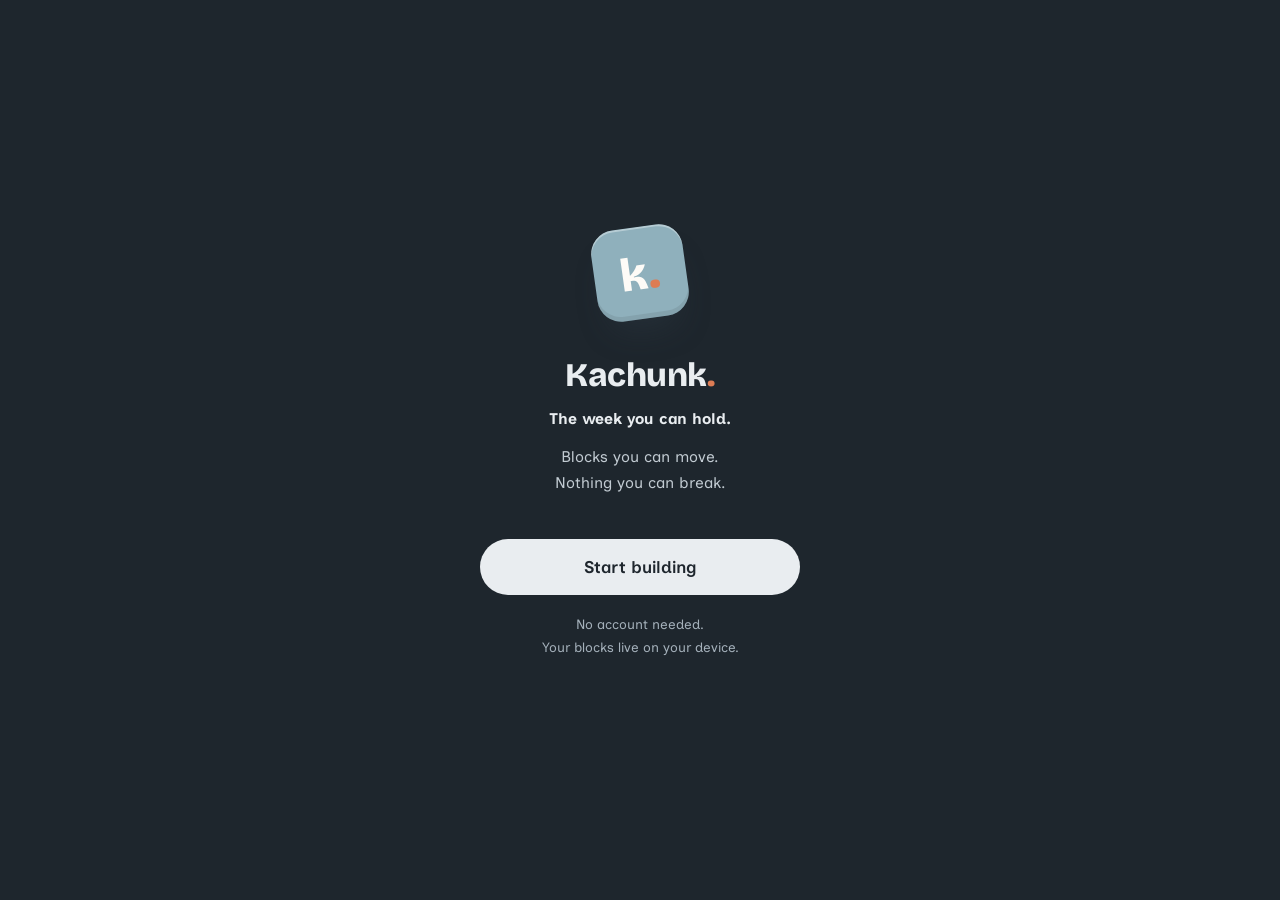
<file: index.html>
<!doctype html>
<html lang="en" data-theme="dark">
<head>
<meta charset="utf-8">
<meta name="viewport" content="width=device-width, initial-scale=1, viewport-fit=cover">
<title>Kachunk — the week you can hold</title>
<meta name="description" content="Kachunk is a habit tracker and habit builder that replaces the calendar you can't keep with buckets you can't miss. Drag toy-like 3D blocks into weekly buckets. One notification. Zero streak shame.">
<meta name="theme-color" content="#1E262D">
<meta name="color-scheme" content="only light">
<link rel="manifest" href="manifest.webmanifest">
<link rel="icon" type="image/svg+xml" href="favicon.svg">
<link rel="apple-touch-icon" href="apple-touch-icon.png">
<meta name="apple-mobile-web-app-capable" content="yes">
<meta name="apple-mobile-web-app-status-bar-style" content="default">
<meta name="apple-mobile-web-app-title" content="Kachunk">
<meta property="og:title" content="Kachunk — the week you can hold">
<meta property="og:description" content="Buckets, not calendars. Blocks you can toss. Nothing you can break.">
<meta property="og:url" content="https://meetraina.github.io/kachunk/">
<meta property="og:image" content="https://meetraina.github.io/kachunk/docs/assets/og-1200x630.png">
<link rel="stylesheet" href="styles.css">
</head>
<body>

<!-- ══════════ SPLASH ══════════ -->
<section id="screen-splash" class="screen active">
  <div class="splash-inner">
    <div class="mark-block" aria-hidden="true"><b>k</b><span>.</span></div>
    <h1 class="logo">Kachunk<span class="logo-dot">.</span></h1>
    <p class="tagline" id="splashTagline"><strong>The week you can hold.</strong>Blocks you can move.<br>Nothing you can break.</p>
    <button class="btn btn-primary btn-big" id="btnStart">Start building</button>
    <p class="fineprint">No account needed.<br>Your blocks live on your device.</p>
  </div>
</section>

<!-- ══════════ ONBOARDING ══════════ -->
<section id="screen-onboard" class="screen">
  <header class="ob-head">
    <button class="btn-icon" id="obBack" aria-label="Back">←</button>
    <div class="ob-steps" id="obSteps"><i class="on"></i><i></i><i></i><i></i></div>
    <span class="ob-skip"></span>
  </header>
  <div class="ob-body" id="obBody"><!-- rendered by JS --></div>
  <footer class="ob-foot">
    <button class="btn btn-primary btn-big" id="obNext">Next</button>
  </footer>
</section>

<!-- ══════════ THE FLOOR (main board) ══════════ -->
<section id="screen-floor" class="screen">
  <header class="floor-head">
    <span class="logo logo-sm">Kachunk<span class="logo-dot">.</span></span>
    <span class="week-label mono" id="weekLabel"></span>
    <div class="head-actions">
      <button class="btn-icon" id="btnReceipts" aria-label="Receipts" title="Receipts">▦</button>
      <button class="btn-icon" id="btnTheme" aria-label="Toggle dark mode" title="Dark mode">☾</button>
      <button class="btn-icon" id="btnSettings" aria-label="Settings" title="Settings">⚙</button>
    </div>
  </header>
  <div class="floor-hint" id="floorHint">Drag a block onto its bucket when it's done. Tap one to toss it — go on.</div>
  <div class="floor-stage" id="floorStage">
    <canvas id="worldCanvas"></canvas>
    <canvas id="glCanvas"></canvas>
    <canvas id="fxCanvas"></canvas>
    <div class="bucket-row" id="bucketRow"><!-- bucket hit-targets rendered by JS --></div>
  </div>
  <div class="sweep-pop" id="sweepPop" hidden>
    <div class="sp-txt"><strong>Restack.</strong> <span id="spMsg">Tap every block that actually happened — it drops home.</span></div>
    <div class="sp-actions">
      <button class="btn sp-restack" id="spRestack">Restack my week</button>
      <button class="sp-x" id="spClose" aria-label="Close restack">✕</button>
    </div>
  </div>
  <button class="roundup-fab" id="btnRoundup" hidden><svg viewBox="0 0 24 24" aria-hidden="true"><path d="M4 17l5-5m0 0l7-7a2.1 2.1 0 013 3l-7 7m-3-3l3 3m-6 0l-2.5 2.5M9 20l-1.5 1M13 21l.5-2"/></svg> <span id="fabLabel">Restack</span><span class="fab-x" id="fabDismiss" role="button" aria-label="Dismiss">✕</span></button>
  <nav class="action-bar" id="actionBar" aria-label="Board actions">
    <button class="ab-btn" id="abUndo"><span class="ab-ic" data-ic="undo"></span><span class="ab-lab">Undo</span></button>
    <button class="ab-btn" id="abReset"><span class="ab-ic" data-ic="refresh"></span><span class="ab-lab">Reset day</span></button>
    <button class="ab-btn" id="abAdd" aria-label="Add an entry"><span class="ab-ic" data-ic="notebook_pen"></span><span class="ab-lab">Log</span></button>
    <button class="ab-btn" id="abNight"><span class="ab-ic" data-ic="moon"></span><span class="ab-lab">Goodnight</span></button>
    <button class="ab-btn" id="abRestack"><span class="ab-ic" data-ic="layers"></span><span class="ab-lab">Restack</span></button>
  </nav>
</section>

<!-- ══════════ RECEIPTS ══════════ -->
<section id="screen-receipts" class="screen">
  <header class="page-head">
    <button class="btn-icon" id="receiptsBack" aria-label="Back">←</button>
    <h2>Receipts</h2>
    <span class="mono muted" id="receiptsWeekLabel"></span>
  </header>
  <div class="page-body" id="receiptsBody"><!-- rendered --></div>
</section>

<!-- ══════════ SETTINGS ══════════ -->
<section id="screen-settings" class="screen">
  <header class="page-head">
    <button class="btn-icon" id="settingsBack" aria-label="Back">←</button>
    <h2>Settings</h2>
    <span></span>
  </header>
  <div class="page-body" id="settingsBody"><!-- rendered --></div>
</section>

<!-- ══════════ OVERLAYS ══════════ -->
<div class="sheet-scrim" id="scrim" hidden></div>
<div class="sheet" id="sheet" role="dialog" aria-modal="true" hidden></div>
<div class="toast-wrap" id="toastWrap" aria-live="polite"></div>

<script src="matter.min.js"></script>
<script src="three-bundle.js"></script>
<script src="app.js"></script>
<script src="icons.js"></script>
</body>
</html>
</file>
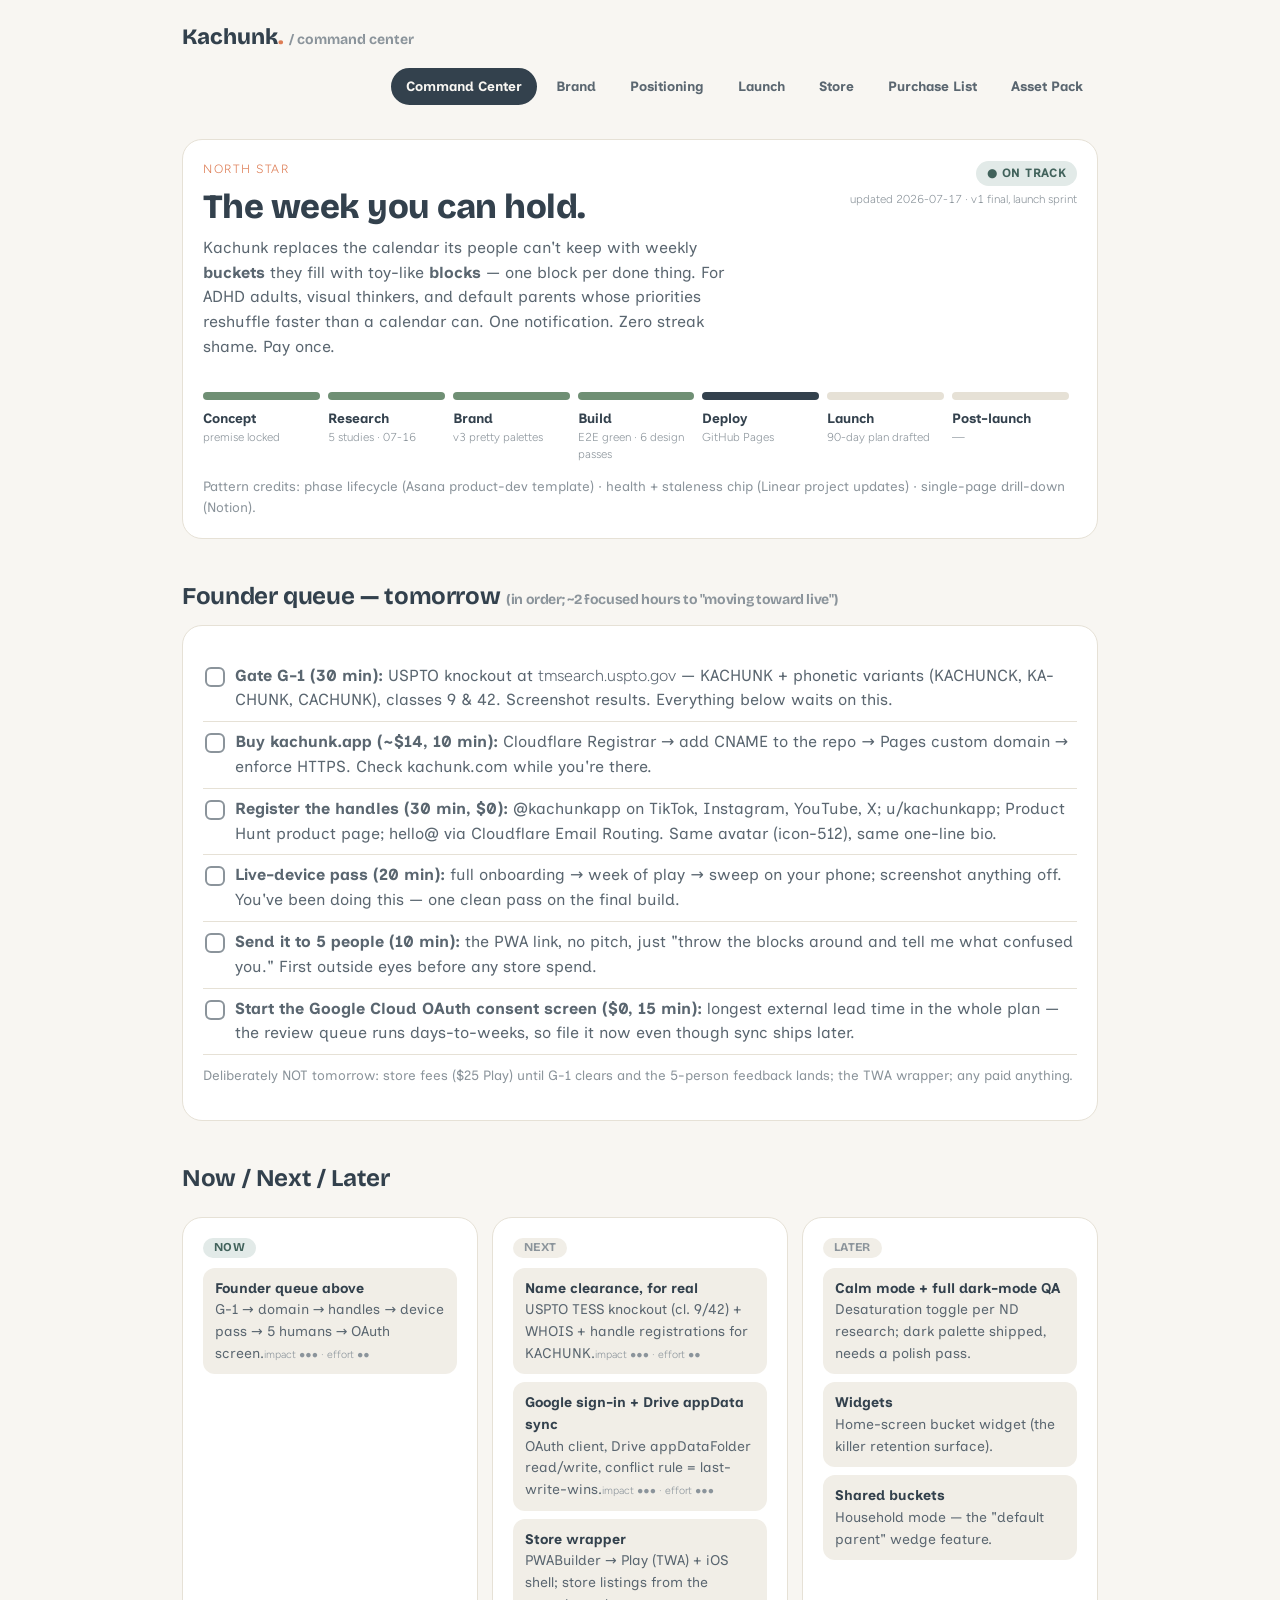
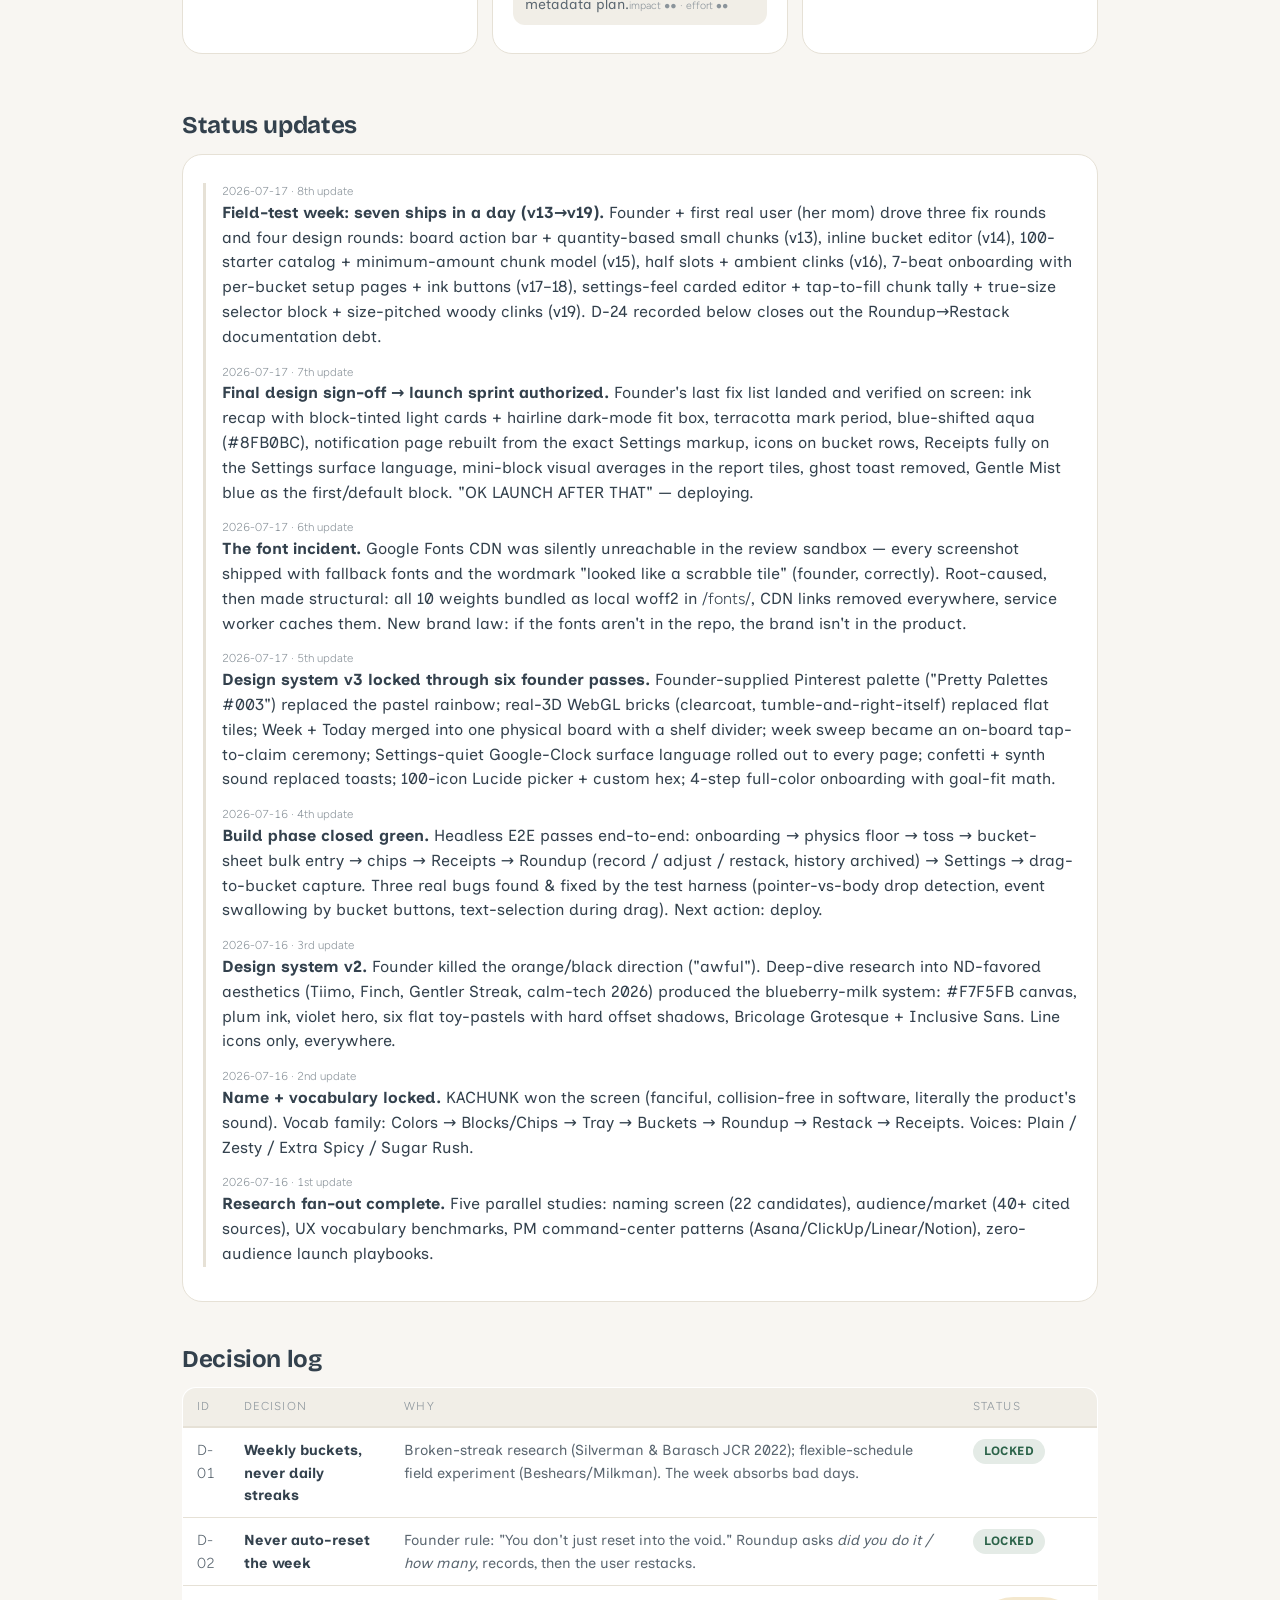
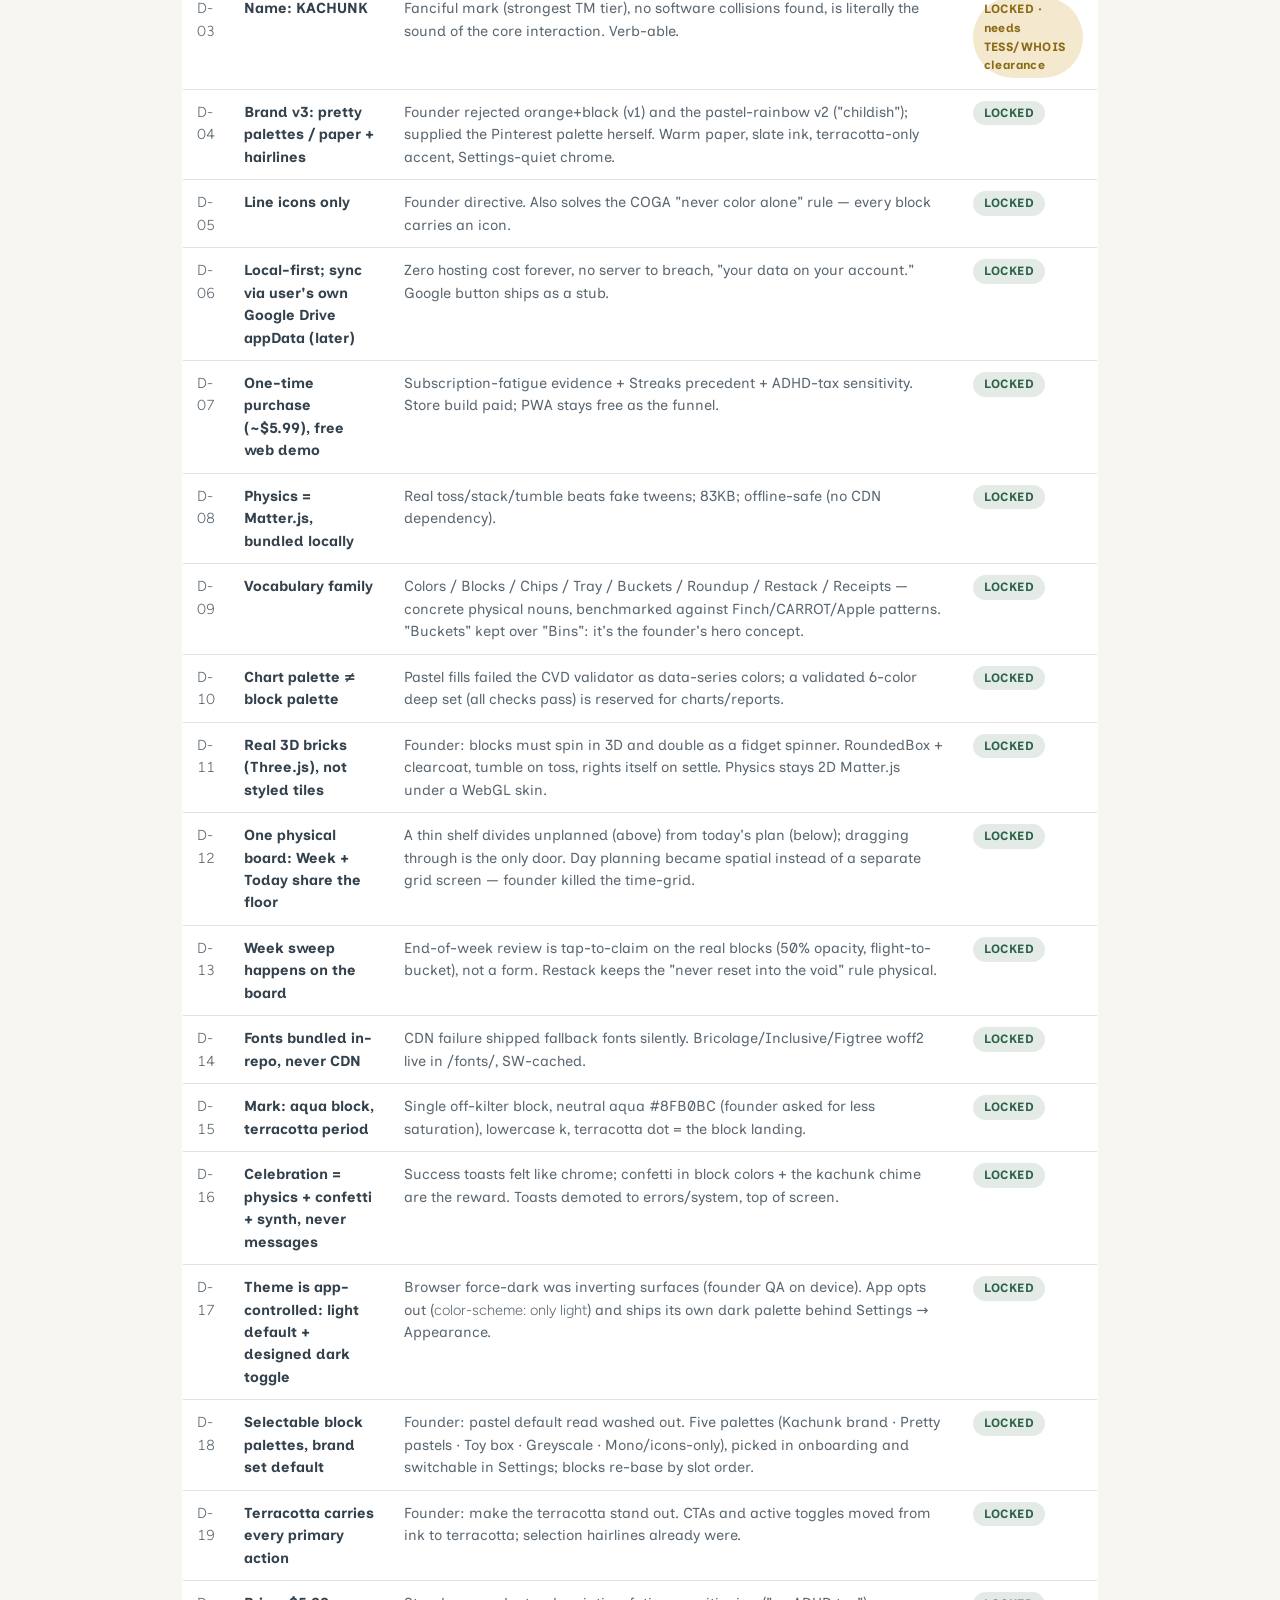
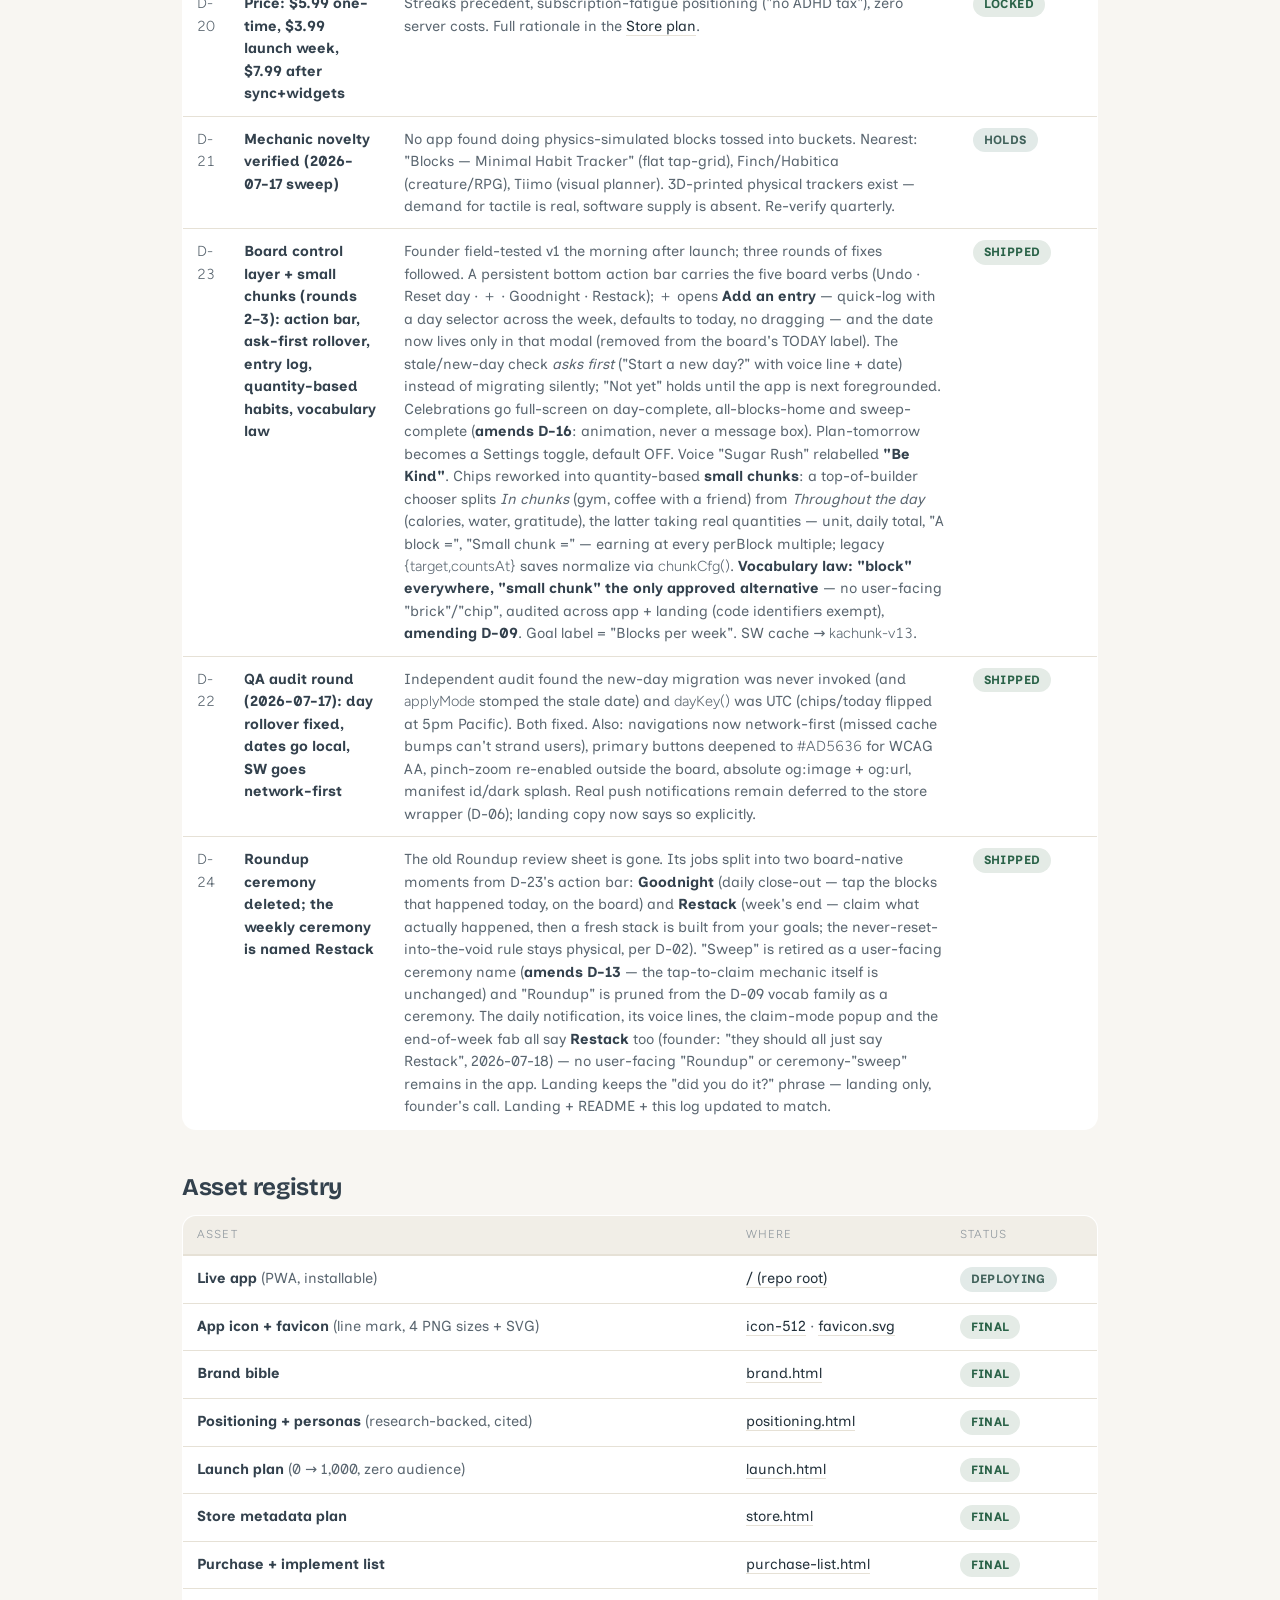
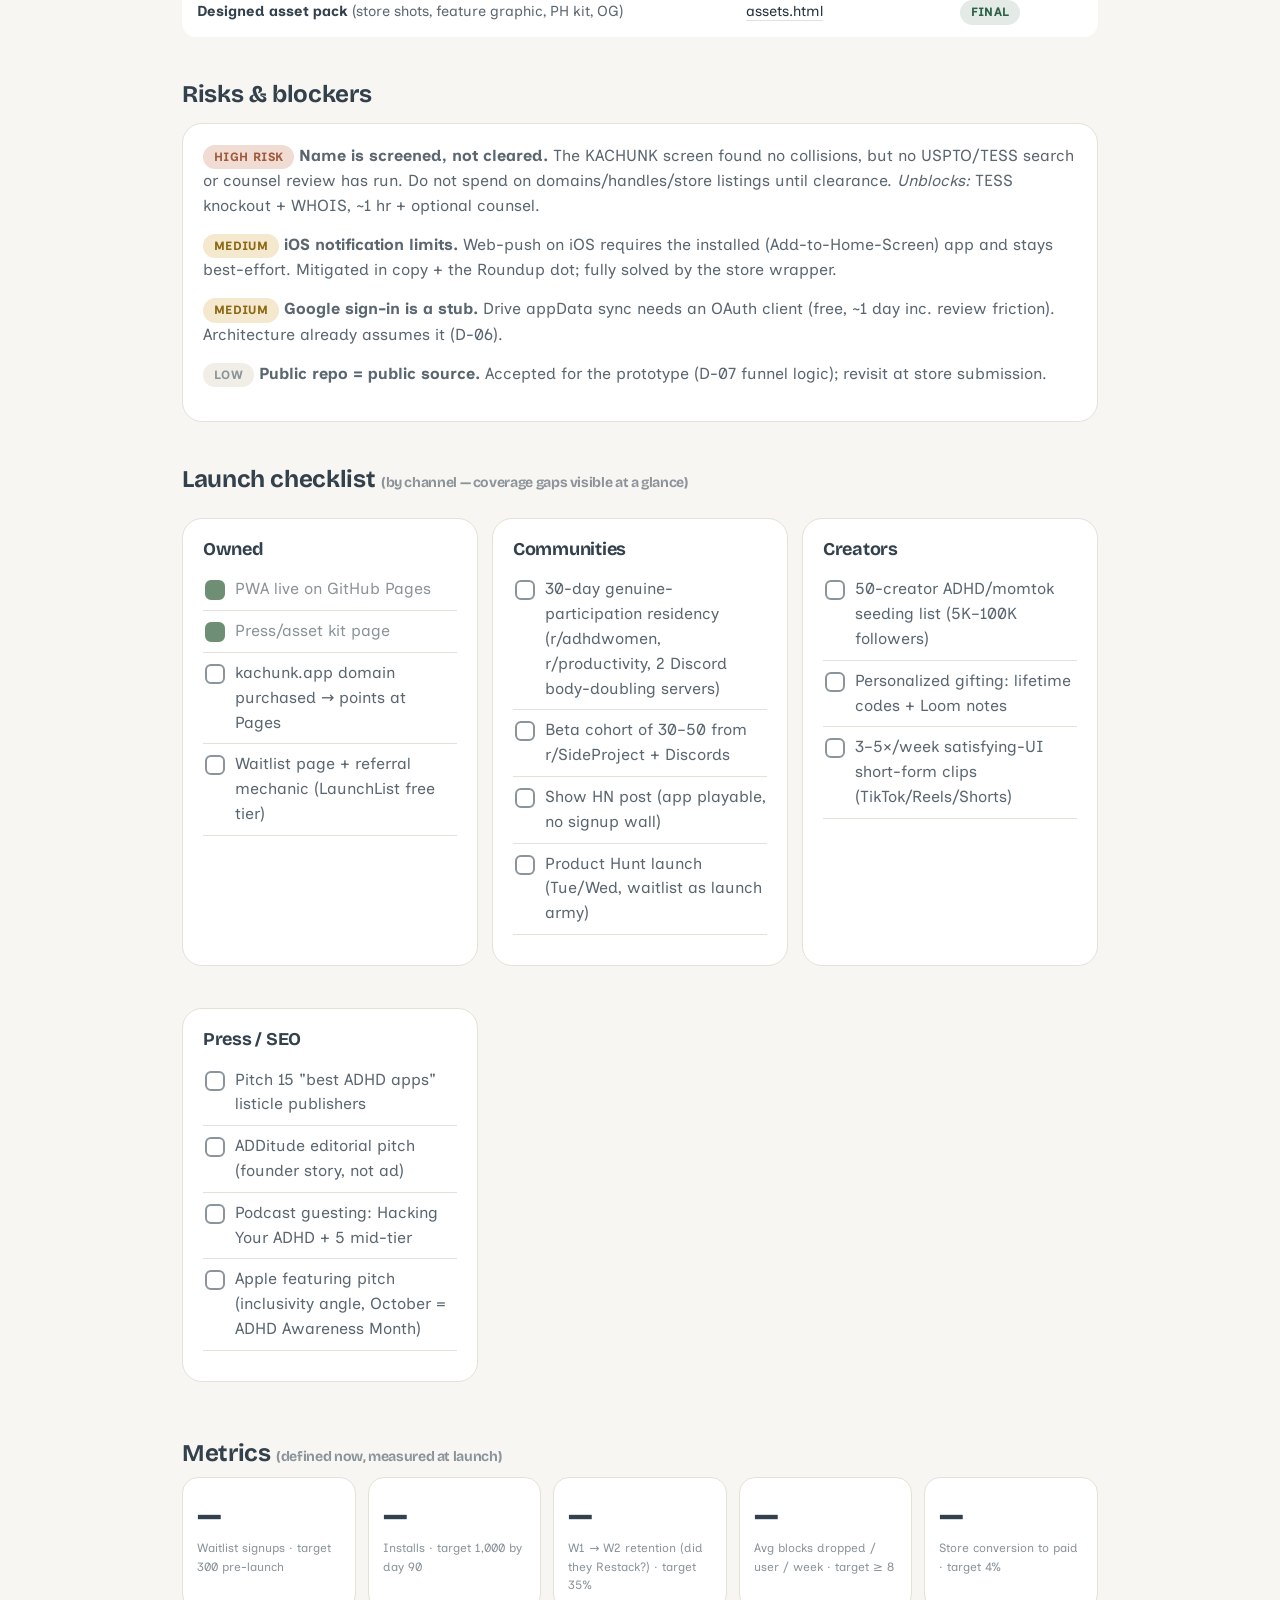
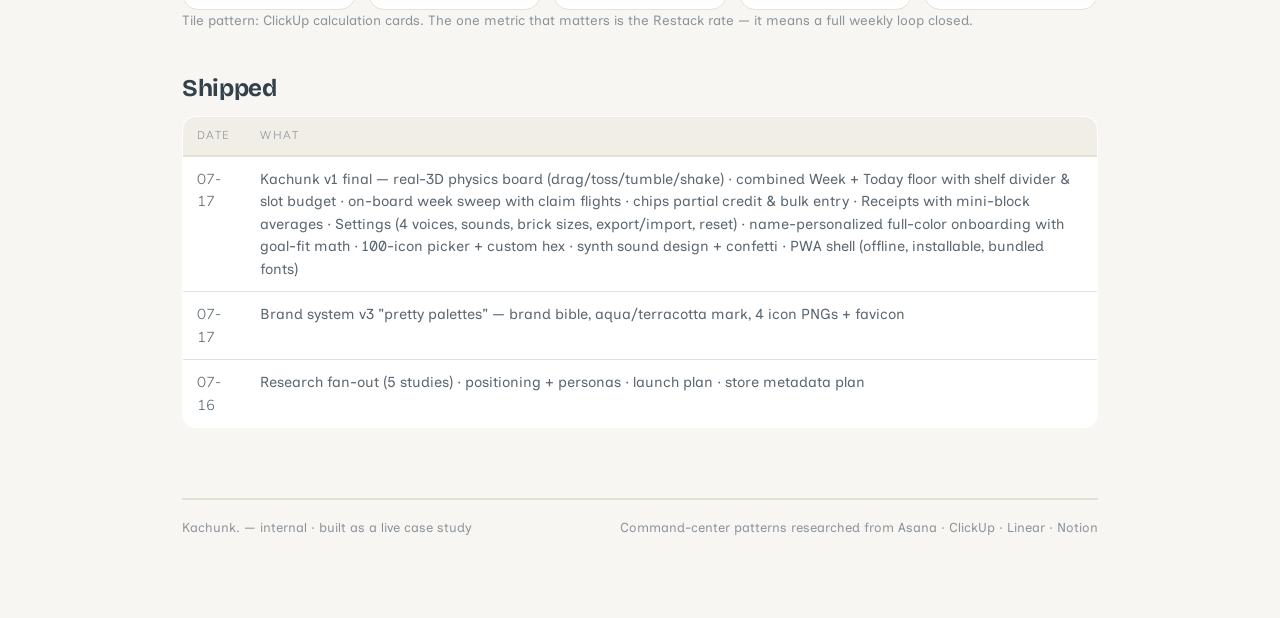
<file: docs/index.html>
<!doctype html>
<html lang="en">
<head>
<meta charset="utf-8"><meta name="viewport" content="width=device-width, initial-scale=1">
<title>Kachunk — Command Center</title>
<link rel="icon" type="image/svg+xml" href="../favicon.svg">
<link rel="stylesheet" href="doc.css">
<style>
.northstar{display:flex; gap:16px; align-items:flex-start; flex-wrap:wrap;}
.health{margin-left:auto; text-align:right;}
.phaserail{display:flex; gap:0; margin:18px 0 6px; overflow-x:auto; padding-bottom:6px;}
.phase{flex:1; min-width:118px; position:relative; padding:0 8px 0 0;}
.phase .bar{height:8px; border-radius:99px; background:var(--hairline); margin-bottom:8px;}
.phase.done .bar{background:var(--good);}
.phase.active .bar{background:var(--hero);}
.phase .nm{font-weight:700; font-size:13.5px;}
.phase .ms{font-size:11.5px; color:var(--muted); font-family:"Figtree",sans-serif;font-variant-numeric:tabular-nums;}
.lanes{display:grid; grid-template-columns:repeat(auto-fit,minmax(240px,1fr)); gap:14px;}
.lane h3{margin-top:0; display:flex; align-items:center; gap:8px;}
.lane .cardlet{background:var(--inset); border-radius:12px; padding:10px 12px; margin-bottom:8px; font-size:14px; color:var(--text);}
.lane .cardlet strong{color:var(--ink); display:block; font-size:14px;}
.lane .cardlet .ie{font-family:"Figtree",sans-serif;font-variant-numeric:tabular-nums; font-size:10.5px; color:var(--muted);}
.kpis{display:grid; grid-template-columns:repeat(auto-fit,minmax(150px,1fr)); gap:12px;}
.kpi{background:var(--surface); border:1px solid var(--hairline); border-radius:16px; padding:14px;}
.kpi .n{font-family:"Bricolage Grotesque",sans-serif; font-weight:800; font-size:30px;}
.kpi .t{font-size:12px; color:var(--muted);}
.stale{font-family:"Figtree",sans-serif;font-variant-numeric:tabular-nums; font-size:11.5px;}
.journal{border-left:3px solid var(--hairline); padding-left:16px; margin:8px 0;}
.journal .entry{margin-bottom:14px;}
.journal .d{font-family:"Figtree",sans-serif;font-variant-numeric:tabular-nums; font-size:11.5px; color:var(--muted);}
</style>
</head>
<body>
<header class="dochead">
  <span class="logo">Kachunk<span class="dot">.</span> <span class="muted" style="font-weight:400;font-size:14px">/ command center</span></span>
  <nav class="docnav">
    <a class="on" href="index.html">Command Center</a><a href="brand.html">Brand</a><a href="positioning.html">Positioning</a><a href="launch.html">Launch</a><a href="store.html">Store</a><a href="purchase-list.html">Purchase List</a><a href="assets.html">Asset Pack</a>
  </nav>
</header>
<div class="wrap">

  <!-- 1 · North star + health -->
  <div class="card">
    <div class="northstar">
      <div style="max-width:560px">
        <div class="kicker" style="margin-top:0">North star</div>
        <h1 style="font-size:clamp(24px,3.6vw,34px)">The week you can hold.</h1>
        <p>Kachunk replaces the calendar its people can't keep with weekly <strong>buckets</strong> they fill with toy-like <strong>blocks</strong> — one block per done thing. For ADHD adults, visual thinkers, and default parents whose priorities reshuffle faster than a calendar can. One notification. Zero streak shame. Pay once.</p>
      </div>
      <div class="health">
        <span class="badge active">● ON TRACK</span><br>
        <span class="stale muted">updated 2026-07-17 · v1 final, launch sprint</span>
      </div>
    </div>

    <!-- 2 · Phase rail -->
    <div class="phaserail">
      <div class="phase done"><div class="bar"></div><div class="nm">Concept</div><div class="ms">premise locked</div></div>
      <div class="phase done"><div class="bar"></div><div class="nm">Research</div><div class="ms">5 studies · 07-16</div></div>
      <div class="phase done"><div class="bar"></div><div class="nm">Brand</div><div class="ms">v3 pretty palettes</div></div>
      <div class="phase done"><div class="bar"></div><div class="nm">Build</div><div class="ms">E2E green · 6 design passes</div></div>
      <div class="phase active"><div class="bar"></div><div class="nm">Deploy</div><div class="ms">GitHub Pages</div></div>
      <div class="phase"><div class="bar"></div><div class="nm">Launch</div><div class="ms">90-day plan drafted</div></div>
      <div class="phase"><div class="bar"></div><div class="nm">Post-launch</div><div class="ms">—</div></div>
    </div>
    <p class="small muted" style="margin:4px 0 0">Pattern credits: phase lifecycle (Asana product-dev template) · health + staleness chip (Linear project updates) · single-page drill-down (Notion).</p>
  </div>

  <!-- 3 · Founder queue -->
  <h2>Founder queue — tomorrow <span class="muted" style="font-size:14px">(in order; ~2 focused hours to "moving toward live")</span></h2>
  <div class="card">
    <ul class="checklist">
      <li><strong>Gate G-1 (30 min):</strong> USPTO knockout at <span class="mono">tmsearch.uspto.gov</span> — KACHUNK + phonetic variants (KACHUNCK, KA-CHUNK, CACHUNK), classes 9 &amp; 42. Screenshot results. Everything below waits on this.</li>
      <li><strong>Buy kachunk.app (~$14, 10 min):</strong> Cloudflare Registrar → add CNAME to the repo → Pages custom domain → enforce HTTPS. Check kachunk.com while you're there.</li>
      <li><strong>Register the handles (30 min, $0):</strong> @kachunkapp on TikTok, Instagram, YouTube, X; u/kachunkapp; Product Hunt product page; hello@ via Cloudflare Email Routing. Same avatar (icon-512), same one-line bio.</li>
      <li><strong>Live-device pass (20 min):</strong> full onboarding → week of play → sweep on your phone; screenshot anything off. You've been doing this — one clean pass on the final build.</li>
      <li><strong>Send it to 5 people (10 min):</strong> the PWA link, no pitch, just "throw the blocks around and tell me what confused you." First outside eyes before any store spend.</li>
      <li><strong>Start the Google Cloud OAuth consent screen ($0, 15 min):</strong> longest external lead time in the whole plan — the review queue runs days-to-weeks, so file it now even though sync ships later.</li>
    </ul>
    <p class="small muted">Deliberately NOT tomorrow: store fees ($25 Play) until G-1 clears and the 5-person feedback lands; the TWA wrapper; any paid anything.</p>
  </div>

  <!-- 3b · Now / Next / Later -->
  <h2>Now / Next / Later</h2>
  <div class="lanes">
    <div class="card lane">
      <h3><span class="badge active">NOW</span></h3>
      <div class="cardlet"><strong>Founder queue above</strong>G-1 → domain → handles → device pass → 5 humans → OAuth screen.<span class="ie">impact ●●● · effort ●●</span></div>
    </div>
    <div class="card lane">
      <h3><span class="badge queued">NEXT</span></h3>
      <div class="cardlet"><strong>Name clearance, for real</strong>USPTO TESS knockout (cl. 9/42) + WHOIS + handle registrations for KACHUNK.<span class="ie">impact ●●● · effort ●●</span></div>
      <div class="cardlet"><strong>Google sign-in + Drive appData sync</strong>OAuth client, Drive appDataFolder read/write, conflict rule = last-write-wins.<span class="ie">impact ●●● · effort ●●●</span></div>
      <div class="cardlet"><strong>Store wrapper</strong>PWABuilder → Play (TWA) + iOS shell; store listings from the metadata plan.<span class="ie">impact ●● · effort ●●</span></div>
    </div>
    <div class="card lane">
      <h3><span class="badge queued">LATER</span></h3>
      <div class="cardlet"><strong>Calm mode + full dark-mode QA</strong>Desaturation toggle per ND research; dark palette shipped, needs a polish pass.</div>
      <div class="cardlet"><strong>Widgets</strong>Home-screen bucket widget (the killer retention surface).</div>
      <div class="cardlet"><strong>Shared buckets</strong>Household mode — the "default parent" wedge feature.</div>
    </div>
  </div>

  <!-- 4 · Status journal -->
  <h2>Status updates</h2>
  <div class="card">
    <div class="journal">
      <div class="entry"><div class="d">2026-07-17 · 8th update</div><strong>Field-test week: seven ships in a day (v13→v19).</strong> Founder + first real user (her mom) drove three fix rounds and four design rounds: board action bar + quantity-based small chunks (v13), inline bucket editor (v14), 100-starter catalog + minimum-amount chunk model (v15), half slots + ambient clinks (v16), 7-beat onboarding with per-bucket setup pages + ink buttons (v17–18), settings-feel carded editor + tap-to-fill chunk tally + true-size selector block + size-pitched woody clinks (v19). D-24 recorded below closes out the Roundup→Restack documentation debt.</div>
      <div class="entry"><div class="d">2026-07-17 · 7th update</div><strong>Final design sign-off → launch sprint authorized.</strong> Founder's last fix list landed and verified on screen: ink recap with block-tinted light cards + hairline dark-mode fit box, terracotta mark period, blue-shifted aqua (#8FB0BC), notification page rebuilt from the exact Settings markup, icons on bucket rows, Receipts fully on the Settings surface language, mini-block visual averages in the report tiles, ghost toast removed, Gentle Mist blue as the first/default block. "OK LAUNCH AFTER THAT" — deploying.</div>
      <div class="entry"><div class="d">2026-07-17 · 6th update</div><strong>The font incident.</strong> Google Fonts CDN was silently unreachable in the review sandbox — every screenshot shipped with fallback fonts and the wordmark "looked like a scrabble tile" (founder, correctly). Root-caused, then made structural: all 10 weights bundled as local woff2 in <span class="mono">/fonts/</span>, CDN links removed everywhere, service worker caches them. New brand law: if the fonts aren't in the repo, the brand isn't in the product.</div>
      <div class="entry"><div class="d">2026-07-17 · 5th update</div><strong>Design system v3 locked through six founder passes.</strong> Founder-supplied Pinterest palette ("Pretty Palettes #003") replaced the pastel rainbow; real-3D WebGL bricks (clearcoat, tumble-and-right-itself) replaced flat tiles; Week + Today merged into one physical board with a shelf divider; week sweep became an on-board tap-to-claim ceremony; Settings-quiet Google-Clock surface language rolled out to every page; confetti + synth sound replaced toasts; 100-icon Lucide picker + custom hex; 4-step full-color onboarding with goal-fit math.</div>
      <div class="entry"><div class="d">2026-07-16 · 4th update</div><strong>Build phase closed green.</strong> Headless E2E passes end-to-end: onboarding → physics floor → toss → bucket-sheet bulk entry → chips → Receipts → Roundup (record / adjust / restack, history archived) → Settings → drag-to-bucket capture. Three real bugs found &amp; fixed by the test harness (pointer-vs-body drop detection, event swallowing by bucket buttons, text-selection during drag). Next action: deploy.</div>
      <div class="entry"><div class="d">2026-07-16 · 3rd update</div><strong>Design system v2.</strong> Founder killed the orange/black direction ("awful"). Deep-dive research into ND-favored aesthetics (Tiimo, Finch, Gentler Streak, calm-tech 2026) produced the blueberry-milk system: #F7F5FB canvas, plum ink, violet hero, six flat toy-pastels with hard offset shadows, Bricolage Grotesque + Inclusive Sans. Line icons only, everywhere.</div>
      <div class="entry"><div class="d">2026-07-16 · 2nd update</div><strong>Name + vocabulary locked.</strong> KACHUNK won the screen (fanciful, collision-free in software, literally the product's sound). Vocab family: Colors → Blocks/Chips → Tray → Buckets → Roundup → Restack → Receipts. Voices: Plain / Zesty / Extra Spicy / Sugar Rush.</div>
      <div class="entry"><div class="d">2026-07-16 · 1st update</div><strong>Research fan-out complete.</strong> Five parallel studies: naming screen (22 candidates), audience/market (40+ cited sources), UX vocabulary benchmarks, PM command-center patterns (Asana/ClickUp/Linear/Notion), zero-audience launch playbooks.</div>
    </div>
  </div>

  <!-- 5 · Decision log -->
  <h2>Decision log</h2>
  <table>
    <tr><th>ID</th><th>Decision</th><th>Why</th><th>Status</th></tr>
    <tr><td class="mono">D-01</td><td><strong>Weekly buckets, never daily streaks</strong></td><td>Broken-streak research (Silverman &amp; Barasch JCR 2022); flexible-schedule field experiment (Beshears/Milkman). The week absorbs bad days.</td><td><span class="badge done">LOCKED</span></td></tr>
    <tr><td class="mono">D-02</td><td><strong>Never auto-reset the week</strong></td><td>Founder rule: "You don't just reset into the void." Roundup asks <em>did you do it / how many</em>, records, then the user restacks.</td><td><span class="badge done">LOCKED</span></td></tr>
    <tr><td class="mono">D-03</td><td><strong>Name: KACHUNK</strong></td><td>Fanciful mark (strongest TM tier), no software collisions found, is literally the sound of the core interaction. Verb-able.</td><td><span class="badge risk">LOCKED · needs TESS/WHOIS clearance</span></td></tr>
    <tr><td class="mono">D-04</td><td><strong>Brand v3: pretty palettes / paper + hairlines</strong></td><td>Founder rejected orange+black (v1) and the pastel-rainbow v2 ("childish"); supplied the Pinterest palette herself. Warm paper, slate ink, terracotta-only accent, Settings-quiet chrome.</td><td><span class="badge done">LOCKED</span></td></tr>
    <tr><td class="mono">D-05</td><td><strong>Line icons only</strong></td><td>Founder directive. Also solves the COGA "never color alone" rule — every block carries an icon.</td><td><span class="badge done">LOCKED</span></td></tr>
    <tr><td class="mono">D-06</td><td><strong>Local-first; sync via user's own Google Drive appData (later)</strong></td><td>Zero hosting cost forever, no server to breach, "your data on your account." Google button ships as a stub.</td><td><span class="badge done">LOCKED</span></td></tr>
    <tr><td class="mono">D-07</td><td><strong>One-time purchase (~$5.99), free web demo</strong></td><td>Subscription-fatigue evidence + Streaks precedent + ADHD-tax sensitivity. Store build paid; PWA stays free as the funnel.</td><td><span class="badge done">LOCKED</span></td></tr>
    <tr><td class="mono">D-08</td><td><strong>Physics = Matter.js, bundled locally</strong></td><td>Real toss/stack/tumble beats fake tweens; 83KB; offline-safe (no CDN dependency).</td><td><span class="badge done">LOCKED</span></td></tr>
    <tr><td class="mono">D-09</td><td><strong>Vocabulary family</strong></td><td>Colors / Blocks / Chips / Tray / Buckets / Roundup / Restack / Receipts — concrete physical nouns, benchmarked against Finch/CARROT/Apple patterns. "Buckets" kept over "Bins": it's the founder's hero concept.</td><td><span class="badge done">LOCKED</span></td></tr>
    <tr><td class="mono">D-10</td><td><strong>Chart palette ≠ block palette</strong></td><td>Pastel fills failed the CVD validator as data-series colors; a validated 6-color deep set (all checks pass) is reserved for charts/reports.</td><td><span class="badge done">LOCKED</span></td></tr>
    <tr><td class="mono">D-11</td><td><strong>Real 3D bricks (Three.js), not styled tiles</strong></td><td>Founder: blocks must spin in 3D and double as a fidget spinner. RoundedBox + clearcoat, tumble on toss, rights itself on settle. Physics stays 2D Matter.js under a WebGL skin.</td><td><span class="badge done">LOCKED</span></td></tr>
    <tr><td class="mono">D-12</td><td><strong>One physical board: Week + Today share the floor</strong></td><td>A thin shelf divides unplanned (above) from today's plan (below); dragging through is the only door. Day planning became spatial instead of a separate grid screen — founder killed the time-grid.</td><td><span class="badge done">LOCKED</span></td></tr>
    <tr><td class="mono">D-13</td><td><strong>Week sweep happens on the board</strong></td><td>End-of-week review is tap-to-claim on the real blocks (50% opacity, flight-to-bucket), not a form. Restack keeps the "never reset into the void" rule physical.</td><td><span class="badge done">LOCKED</span></td></tr>
    <tr><td class="mono">D-14</td><td><strong>Fonts bundled in-repo, never CDN</strong></td><td>CDN failure shipped fallback fonts silently. Bricolage/Inclusive/Figtree woff2 live in /fonts/, SW-cached.</td><td><span class="badge done">LOCKED</span></td></tr>
    <tr><td class="mono">D-15</td><td><strong>Mark: aqua block, terracotta period</strong></td><td>Single off-kilter block, neutral aqua #8FB0BC (founder asked for less saturation), lowercase k, terracotta dot = the block landing.</td><td><span class="badge done">LOCKED</span></td></tr>
    <tr><td class="mono">D-16</td><td><strong>Celebration = physics + confetti + synth, never messages</strong></td><td>Success toasts felt like chrome; confetti in block colors + the kachunk chime are the reward. Toasts demoted to errors/system, top of screen.</td><td><span class="badge done">LOCKED</span></td></tr>
    <tr><td class="mono">D-17</td><td><strong>Theme is app-controlled: light default + designed dark toggle</strong></td><td>Browser force-dark was inverting surfaces (founder QA on device). App opts out (<span class="mono">color-scheme: only light</span>) and ships its own dark palette behind Settings → Appearance.</td><td><span class="badge done">LOCKED</span></td></tr>
    <tr><td class="mono">D-18</td><td><strong>Selectable block palettes, brand set default</strong></td><td>Founder: pastel default read washed out. Five palettes (Kachunk brand · Pretty pastels · Toy box · Greyscale · Mono/icons-only), picked in onboarding and switchable in Settings; blocks re-base by slot order.</td><td><span class="badge done">LOCKED</span></td></tr>
    <tr><td class="mono">D-19</td><td><strong>Terracotta carries every primary action</strong></td><td>Founder: make the terracotta stand out. CTAs and active toggles moved from ink to terracotta; selection hairlines already were.</td><td><span class="badge done">LOCKED</span></td></tr>
    <tr><td class="mono">D-20</td><td><strong>Price: $5.99 one-time, $3.99 launch week, $7.99 after sync+widgets</strong></td><td>Streaks precedent, subscription-fatigue positioning ("no ADHD tax"), zero server costs. Full rationale in the <a href="store.html">Store plan</a>.</td><td><span class="badge done">LOCKED</span></td></tr>
    <tr><td class="mono">D-21</td><td><strong>Mechanic novelty verified (2026-07-17 sweep)</strong></td><td>No app found doing physics-simulated blocks tossed into buckets. Nearest: "Blocks — Minimal Habit Tracker" (flat tap-grid), Finch/Habitica (creature/RPG), Tiimo (visual planner). 3D-printed physical trackers exist — demand for tactile is real, software supply is absent. Re-verify quarterly.</td><td><span class="badge active">HOLDS</span></td></tr>
    <tr><td class="mono">D-23</td><td><strong>Board control layer + small chunks (rounds 2–3): action bar, ask-first rollover, entry log, quantity-based habits, vocabulary law</strong></td><td>Founder field-tested v1 the morning after launch; three rounds of fixes followed. A persistent bottom action bar carries the five board verbs (Undo · Reset day · ＋ · Goodnight · Restack); <span class="mono">＋</span> opens <strong>Add an entry</strong> — quick-log with a day selector across the week, defaults to today, no dragging — and the date now lives only in that modal (removed from the board's TODAY label). The stale/new-day check <em>asks first</em> ("Start a new day?" with voice line + date) instead of migrating silently; "Not yet" holds until the app is next foregrounded. Celebrations go full-screen on day-complete, all-blocks-home and sweep-complete (<strong>amends D-16</strong>: animation, never a message box). Plan-tomorrow becomes a Settings toggle, default OFF. Voice "Sugar Rush" relabelled <strong>"Be Kind"</strong>. Chips reworked into quantity-based <strong>small chunks</strong>: a top-of-builder chooser splits <em>In chunks</em> (gym, coffee with a friend) from <em>Throughout the day</em> (calories, water, gratitude), the latter taking real quantities — unit, daily total, "A block =", "Small chunk =" — earning at every perBlock multiple; legacy <span class="mono">{target,countsAt}</span> saves normalize via <span class="mono">chunkCfg()</span>. <strong>Vocabulary law: "block" everywhere, "small chunk" the only approved alternative</strong> — no user-facing "brick"/"chip", audited across app + landing (code identifiers exempt), <strong>amending D-09</strong>. Goal label = "Blocks per week". SW cache → <span class="mono">kachunk-v13</span>.</td><td><span class="badge done">SHIPPED</span></td></tr>
    <tr><td class="mono">D-22</td><td><strong>QA audit round (2026-07-17): day rollover fixed, dates go local, SW goes network-first</strong></td><td>Independent audit found the new-day migration was never invoked (and <span class="mono">applyMode</span> stomped the stale date) and <span class="mono">dayKey()</span> was UTC (chips/today flipped at 5pm Pacific). Both fixed. Also: navigations now network-first (missed cache bumps can't strand users), primary buttons deepened to <span class="mono">#AD5636</span> for WCAG AA, pinch-zoom re-enabled outside the board, absolute og:image + og:url, manifest id/dark splash. Real push notifications remain deferred to the store wrapper (D-06); landing copy now says so explicitly.</td><td><span class="badge done">SHIPPED</span></td></tr>
    <tr><td class="mono">D-24</td><td><strong>Roundup ceremony deleted; the weekly ceremony is named Restack</strong></td><td>The old Roundup review sheet is gone. Its jobs split into two board-native moments from D-23's action bar: <strong>Goodnight</strong> (daily close-out — tap the blocks that happened today, on the board) and <strong>Restack</strong> (week's end — claim what actually happened, then a fresh stack is built from your goals; the never-reset-into-the-void rule stays physical, per D-02). "Sweep" is retired as a user-facing ceremony name (<strong>amends D-13</strong> — the tap-to-claim mechanic itself is unchanged) and "Roundup" is pruned from the D-09 vocab family as a ceremony. The daily notification, its voice lines, the claim-mode popup and the end-of-week fab all say <strong>Restack</strong> too (founder: "they should all just say Restack", 2026-07-18) — no user-facing "Roundup" or ceremony-"sweep" remains in the app. Landing keeps the "did you do it?" phrase — landing only, founder's call. Landing + README + this log updated to match.</td><td><span class="badge done">SHIPPED</span></td></tr>
  </table>

  <!-- 6 · Asset registry -->
  <h2>Asset registry</h2>
  <table>
    <tr><th>Asset</th><th>Where</th><th>Status</th></tr>
    <tr><td><strong>Live app</strong> (PWA, installable)</td><td><a href="../index.html">/ (repo root)</a></td><td><span class="badge active">DEPLOYING</span></td></tr>
    <tr><td><strong>App icon + favicon</strong> (line mark, 4 PNG sizes + SVG)</td><td><a href="../icon-512.png">icon-512</a> · <a href="../favicon.svg">favicon.svg</a></td><td><span class="badge done">FINAL</span></td></tr>
    <tr><td><strong>Brand bible</strong></td><td><a href="brand.html">brand.html</a></td><td><span class="badge done">FINAL</span></td></tr>
    <tr><td><strong>Positioning + personas</strong> (research-backed, cited)</td><td><a href="positioning.html">positioning.html</a></td><td><span class="badge done">FINAL</span></td></tr>
    <tr><td><strong>Launch plan</strong> (0 → 1,000, zero audience)</td><td><a href="launch.html">launch.html</a></td><td><span class="badge done">FINAL</span></td></tr>
    <tr><td><strong>Store metadata plan</strong></td><td><a href="store.html">store.html</a></td><td><span class="badge done">FINAL</span></td></tr>
    <tr><td><strong>Purchase + implement list</strong></td><td><a href="purchase-list.html">purchase-list.html</a></td><td><span class="badge done">FINAL</span></td></tr>
    <tr><td><strong>Designed asset pack</strong> (store shots, feature graphic, PH kit, OG)</td><td><a href="assets.html">assets.html</a></td><td><span class="badge done">FINAL</span></td></tr>
  </table>

  <!-- 7 · Risks -->
  <h2>Risks &amp; blockers</h2>
  <div class="card">
    <p><span class="badge hi">HIGH RISK</span> <strong>Name is screened, not cleared.</strong> The KACHUNK screen found no collisions, but no USPTO/TESS search or counsel review has run. Do not spend on domains/handles/store listings until clearance. <em>Unblocks:</em> TESS knockout + WHOIS, ~1 hr + optional counsel.</p>
    <p><span class="badge risk">MEDIUM</span> <strong>iOS notification limits.</strong> Web-push on iOS requires the installed (Add-to-Home-Screen) app and stays best-effort. Mitigated in copy + the Roundup dot; fully solved by the store wrapper.</p>
    <p><span class="badge risk">MEDIUM</span> <strong>Google sign-in is a stub.</strong> Drive appData sync needs an OAuth client (free, ~1 day inc. review friction). Architecture already assumes it (D-06).</p>
    <p><span class="badge queued">LOW</span> <strong>Public repo = public source.</strong> Accepted for the prototype (D-07 funnel logic); revisit at store submission.</p>
  </div>

  <!-- 8 · Launch checklist by channel -->
  <h2>Launch checklist <span class="muted" style="font-size:14px">(by channel — coverage gaps visible at a glance)</span></h2>
  <div class="grid2">
    <div class="card"><h3 style="margin-top:0">Owned</h3><ul class="checklist">
      <li class="done">PWA live on GitHub Pages</li>
      <li class="done">Press/asset kit page</li>
      <li>kachunk.app domain purchased → points at Pages</li>
      <li>Waitlist page + referral mechanic (LaunchList free tier)</li>
    </ul></div>
    <div class="card"><h3 style="margin-top:0">Communities</h3><ul class="checklist">
      <li>30-day genuine-participation residency (r/adhdwomen, r/productivity, 2 Discord body-doubling servers)</li>
      <li>Beta cohort of 30–50 from r/SideProject + Discords</li>
      <li>Show HN post (app playable, no signup wall)</li>
      <li>Product Hunt launch (Tue/Wed, waitlist as launch army)</li>
    </ul></div>
    <div class="card"><h3 style="margin-top:0">Creators</h3><ul class="checklist">
      <li>50-creator ADHD/momtok seeding list (5K–100K followers)</li>
      <li>Personalized gifting: lifetime codes + Loom notes</li>
      <li>3–5×/week satisfying-UI short-form clips (TikTok/Reels/Shorts)</li>
    </ul></div>
    <div class="card"><h3 style="margin-top:0">Press / SEO</h3><ul class="checklist">
      <li>Pitch 15 "best ADHD apps" listicle publishers</li>
      <li>ADDitude editorial pitch (founder story, not ad)</li>
      <li>Podcast guesting: Hacking Your ADHD + 5 mid-tier</li>
      <li>Apple featuring pitch (inclusivity angle, October = ADHD Awareness Month)</li>
    </ul></div>
  </div>

  <!-- 9 · KPI tiles -->
  <h2>Metrics <span class="muted" style="font-size:14px">(defined now, measured at launch)</span></h2>
  <div class="kpis">
    <div class="kpi"><div class="n">—</div><div class="t">Waitlist signups · target 300 pre-launch</div></div>
    <div class="kpi"><div class="n">—</div><div class="t">Installs · target 1,000 by day 90</div></div>
    <div class="kpi"><div class="n">—</div><div class="t">W1 → W2 retention (did they Restack?) · target 35%</div></div>
    <div class="kpi"><div class="n">—</div><div class="t">Avg blocks dropped / user / week · target ≥ 8</div></div>
    <div class="kpi"><div class="n">—</div><div class="t">Store conversion to paid · target 4%</div></div>
  </div>
  <p class="small muted">Tile pattern: ClickUp calculation cards. The one metric that matters is the Restack rate — it means a full weekly loop closed.</p>

  <!-- 10 · Shipped -->
  <h2>Shipped</h2>
  <table>
    <tr><th>Date</th><th>What</th></tr>
    <tr><td class="mono">07-17</td><td>Kachunk v1 final — real-3D physics board (drag/toss/tumble/shake) · combined Week + Today floor with shelf divider &amp; slot budget · on-board week sweep with claim flights · chips partial credit &amp; bulk entry · Receipts with mini-block averages · Settings (4 voices, sounds, brick sizes, export/import, reset) · name-personalized full-color onboarding with goal-fit math · 100-icon picker + custom hex · synth sound design + confetti · PWA shell (offline, installable, bundled fonts)</td></tr>
    <tr><td class="mono">07-17</td><td>Brand system v3 "pretty palettes" — brand bible, aqua/terracotta mark, 4 icon PNGs + favicon</td></tr>
    <tr><td class="mono">07-16</td><td>Research fan-out (5 studies) · positioning + personas · launch plan · store metadata plan</td></tr>
  </table>

  <div class="footer">
    <span>Kachunk. — internal · built as a live case study</span>
    <span style="margin-left:auto">Command-center patterns researched from Asana · ClickUp · Linear · Notion</span>
  </div>
</div>
</body>
</html>
</file>
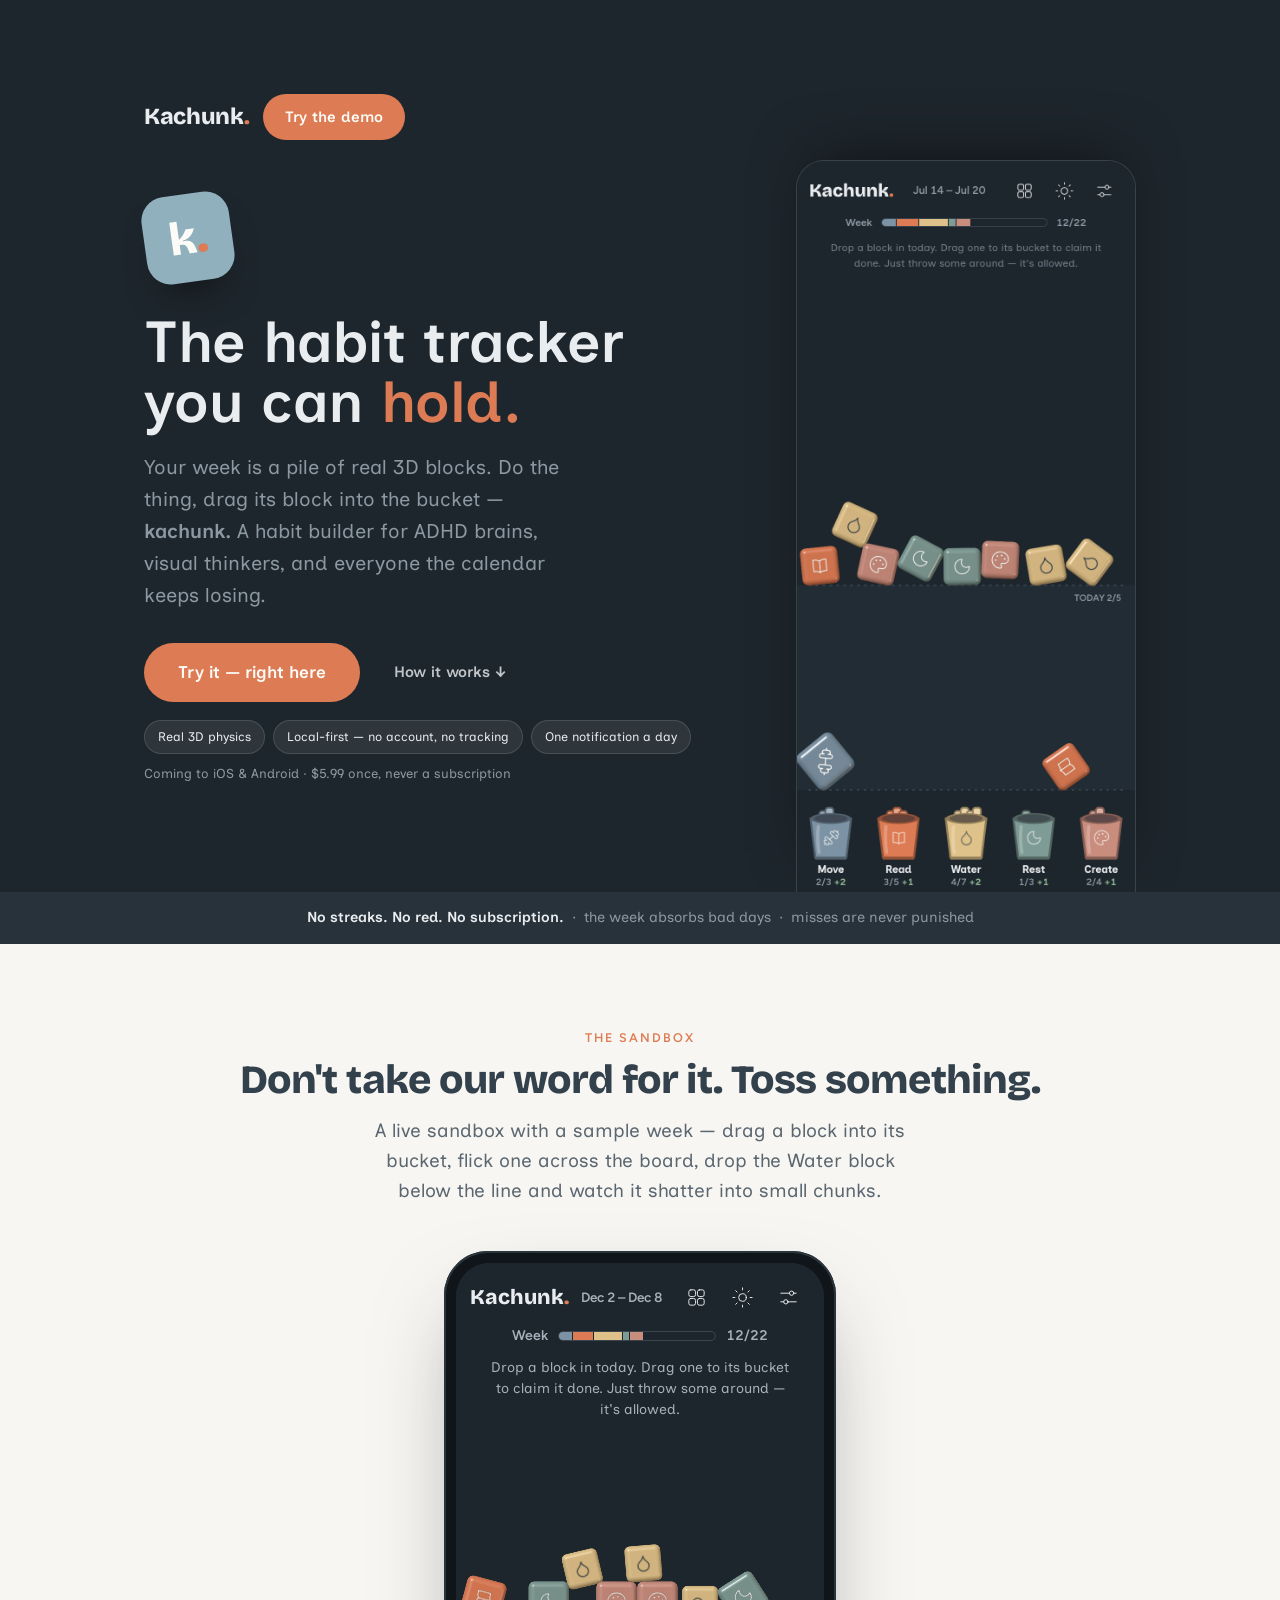
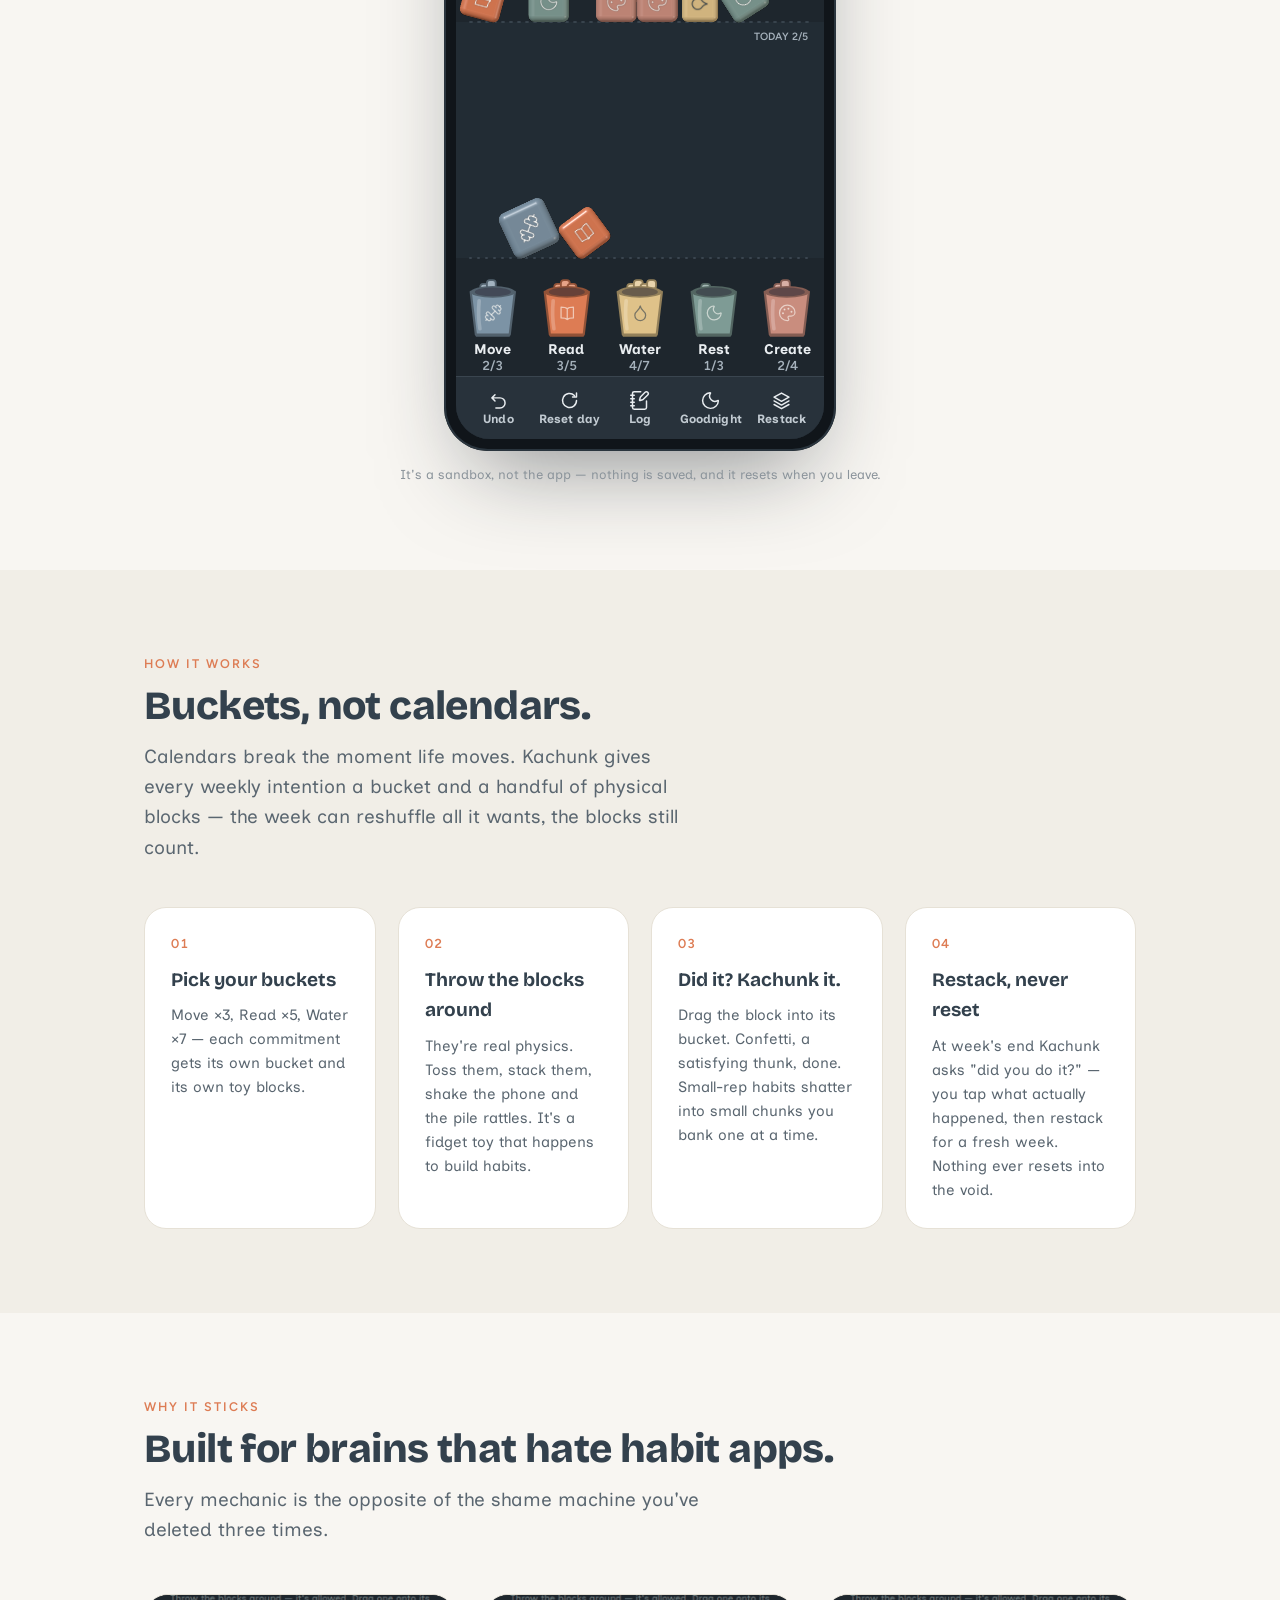
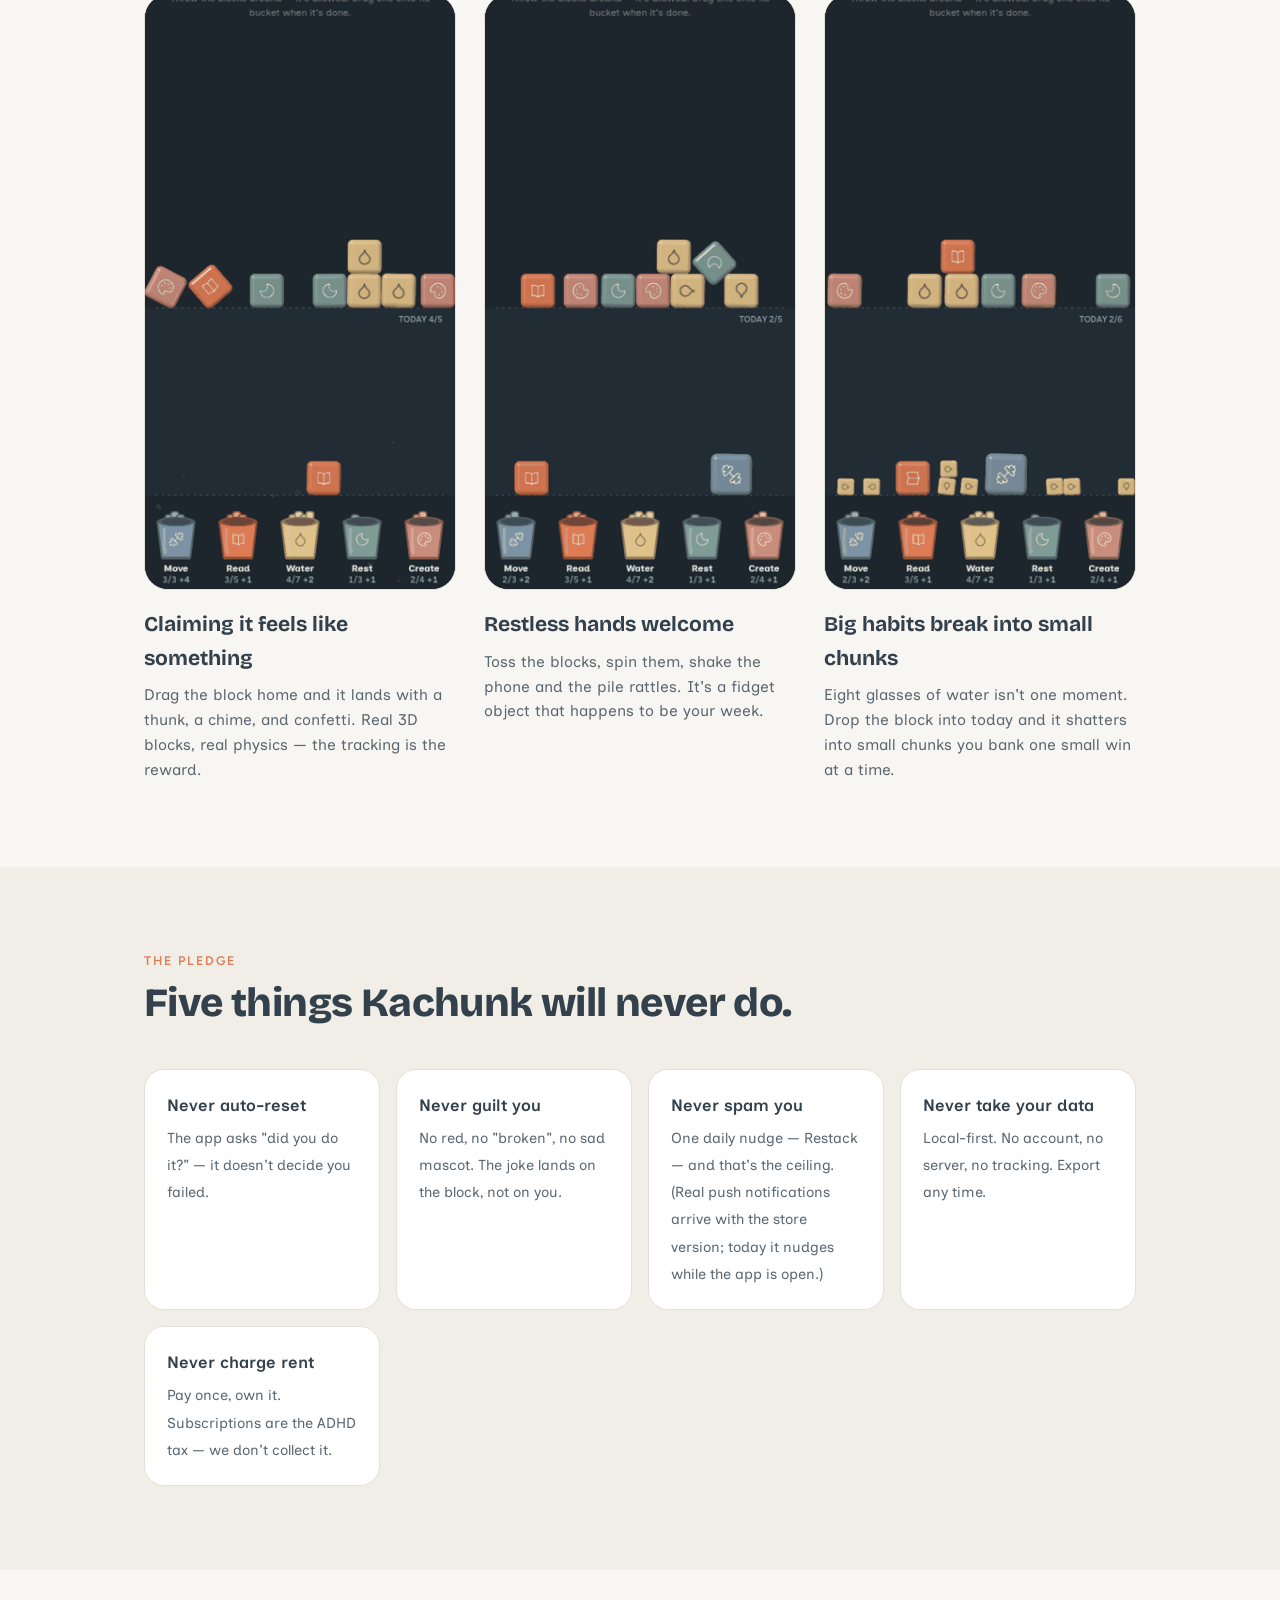
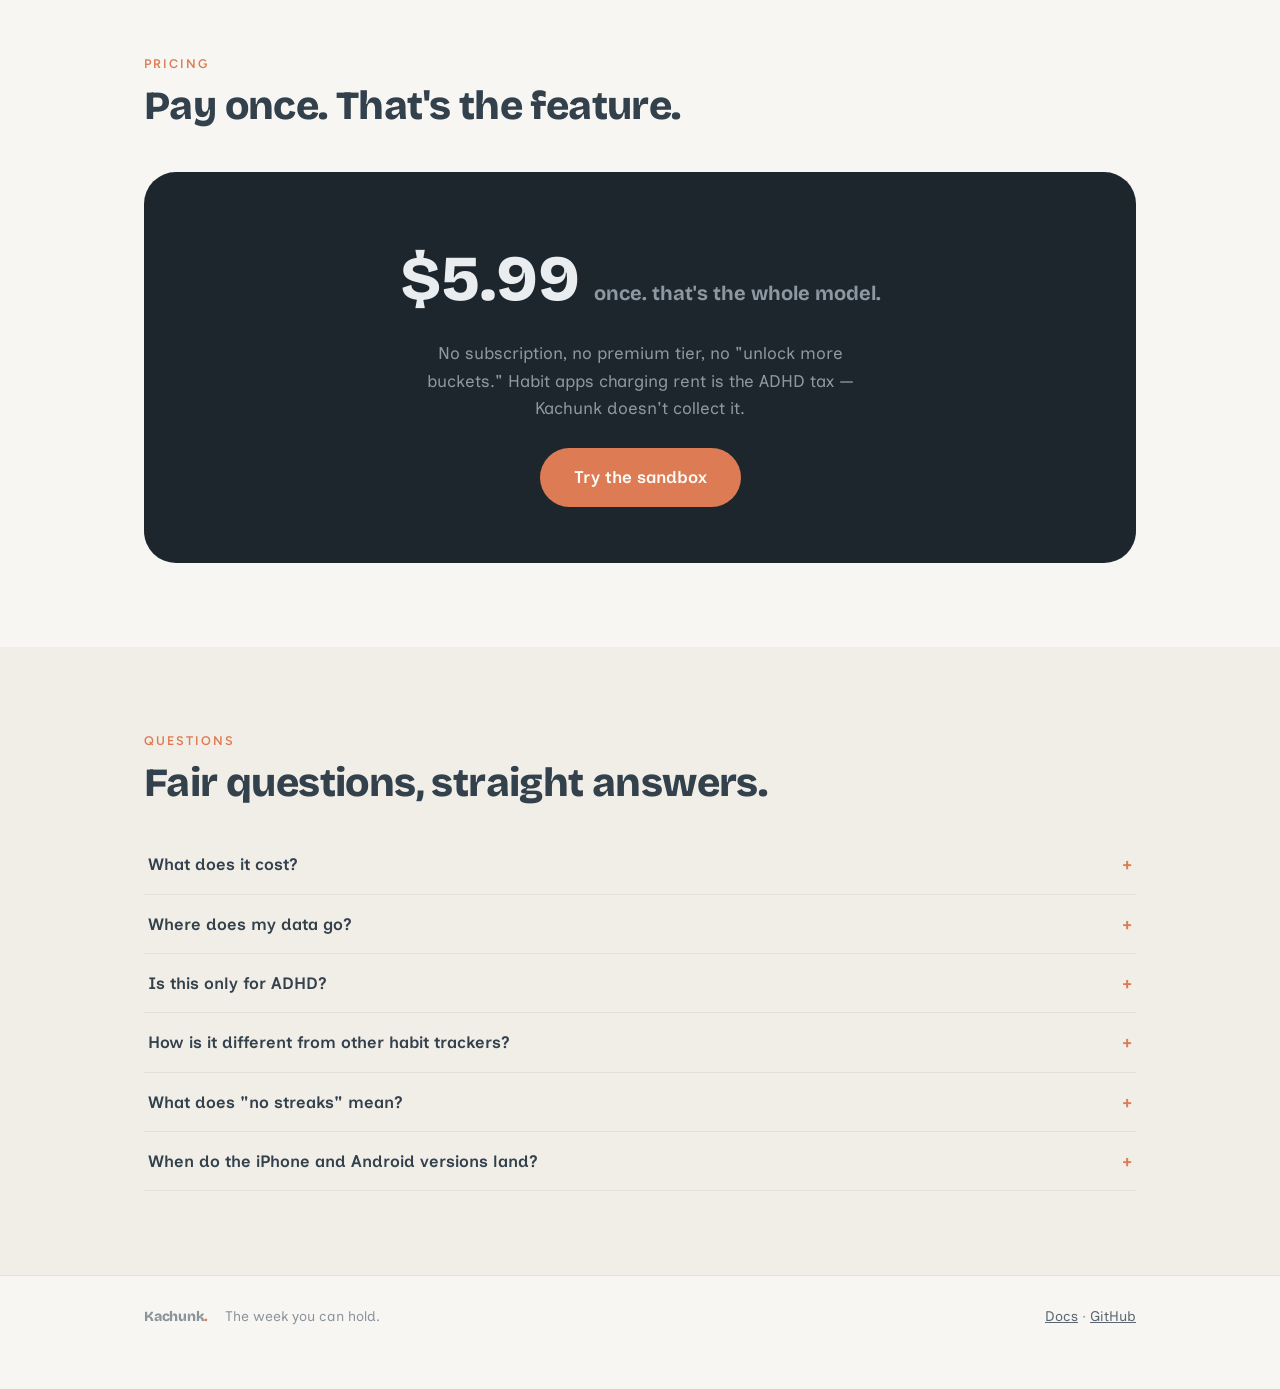
<file: landing.html>
<!doctype html>
<html lang="en">
<head>
<meta charset="utf-8">
<meta name="viewport" content="width=device-width, initial-scale=1">
<title>Kachunk — the habit tracker you can hold</title>
<meta name="description" content="Kachunk is a habit tracker and habit builder for ADHD and visual brains. Your week is a pile of real 3D blocks — do the thing, drag the block into its bucket. One notification. Zero streak shame. Pay once.">
<meta property="og:title" content="Kachunk — the habit tracker you can hold">
<meta property="og:description" content="Buckets, not calendars. Blocks you can toss. Nothing you can break. A habit builder for ADHD and visual brains.">
<meta property="og:url" content="https://meetraina.github.io/kachunk/landing.html">
<meta property="og:image" content="https://meetraina.github.io/kachunk/docs/assets/og-1200x630.png">
<meta property="og:type" content="website">
<link rel="icon" type="image/svg+xml" href="favicon.svg">
<style>
@font-face{font-family:"Bricolage Grotesque";font-weight:700;src:url("fonts/bricolage-grotesque-latin-700-normal.woff2") format("woff2");font-display:swap;}
@font-face{font-family:"Bricolage Grotesque";font-weight:800;src:url("fonts/bricolage-grotesque-latin-800-normal.woff2") format("woff2");font-display:swap;}
@font-face{font-family:"Inclusive Sans";font-weight:400;src:url("fonts/inclusive-sans-latin-400-normal.woff2") format("woff2");font-display:swap;}
@font-face{font-family:"Inclusive Sans";font-weight:600;src:url("fonts/inclusive-sans-latin-600-normal.woff2") format("woff2");font-display:swap;}
@font-face{font-family:"Figtree";font-weight:600;src:url("fonts/figtree-latin-600-normal.woff2") format("woff2");font-display:swap;}
:root{
  --paper:#F8F6F2; --surface:#FFF; --inset:#F1EEE7; --hairline:#E6E1D6;
  --ink:#33414D; --text:#5A6670; --muted:#8B949B;
  --terra:#DD7C54; --terra-d:#B95F3D; --aqua:#8FB0BC; --honey:#DFC289; --good:#6F8F74;
  --dark:#1E262D; --dark-2:#28323B; --dark-ink:#E9EDF0; --dark-muted:#8C99A3;
}
*{box-sizing:border-box;margin:0}
html{scroll-behavior:smooth}
body{font-family:"Inclusive Sans",system-ui,sans-serif;background:var(--paper);color:var(--ink);font-size:17px;line-height:1.6}
.brico{font-family:"Bricolage Grotesque",sans-serif;letter-spacing:-0.015em}
.mono{font-family:"Figtree",sans-serif;font-variant-numeric:tabular-nums}
.wrap{max-width:1040px;margin:0 auto;padding:0 24px}
a{color:inherit}

/* nav */
nav{display:flex;align-items:center;gap:14px;padding:20px 0}
nav .logo{font-family:"Bricolage Grotesque",sans-serif;font-weight:800;font-size:23px;text-decoration:none}
nav .logo span{color:var(--terra)}
nav .cta{margin-left:auto;background:var(--terra);color:#FDFBF7;text-decoration:none;font-weight:700;font-size:15px;padding:11px 22px;border-radius:999px}
nav .cta:active{opacity:.9}

/* hero — dark, like the app's first open */
.hero{background:var(--dark);color:var(--dark-ink);padding:74px 0 0;overflow:hidden}
.hero .wrap{display:flex;gap:48px;align-items:center;flex-wrap:wrap}
.hero-copy{flex:1;min-width:300px;padding-bottom:74px}
.mark{width:88px;height:88px;border-radius:24px;background:var(--aqua);transform:rotate(-8deg);display:flex;align-items:center;justify-content:center;font-family:"Bricolage Grotesque",sans-serif;font-weight:800;font-size:46px;color:#FDFBF7;box-shadow:0 22px 34px -16px rgba(0,0,0,.5);margin-bottom:30px}
.mark i{color:var(--terra);font-style:normal}
.hero h1{font-size:clamp(38px,6vw,58px);font-weight:800;line-height:1.04;margin-bottom:18px}
.hero h1 em{font-style:normal;color:var(--terra)}
.hero p.sub{font-size:20px;color:var(--dark-muted);max-width:440px;margin-bottom:32px}
.hero .btns{display:flex;gap:12px;flex-wrap:wrap;align-items:center}
.btn-hero{background:var(--terra);color:#FDFBF7;text-decoration:none;font-weight:700;font-size:17px;padding:16px 34px;border-radius:999px;display:inline-block}
.btn-ghost{color:var(--dark-ink);text-decoration:none;font-weight:600;font-size:15px;padding:16px 22px;opacity:.8}
.hero .fine{font-size:13px;color:var(--dark-muted);margin-top:16px}
.hero .chips{display:flex;gap:8px;flex-wrap:wrap;margin-top:18px}
.hero .chips span{font-size:12.5px;color:var(--dark-ink);background:rgba(233,237,240,.08);border:1px solid rgba(233,237,240,.14);border-radius:999px;padding:6px 13px}
/* sandbox phone frame */
.phone-frame{
  width:min(392px, 92vw); height:min(800px, 165vw); margin:44px auto 0;
  border-radius:44px; background:#10151A; padding:12px;
  box-shadow:0 40px 90px -30px rgba(30,38,45,.5), inset 0 0 0 2px #2A353E;
}
.phone-frame iframe{width:100%; height:100%; border:none; border-radius:34px; background:#1E262D;}
.fine-note{font-size:13px; color:var(--muted); margin-top:14px;}
.feat img[src$=".gif"]{background:#1E262D;}
/* faq */
details{border-bottom:1px solid var(--hairline);padding:16px 4px}
details summary{cursor:pointer;font-weight:600;font-size:16.5px;list-style:none;display:flex;justify-content:space-between;gap:12px}
details summary::after{content:"+";color:var(--terra);font-weight:700}
details[open] summary::after{content:"–"}
details p{color:var(--text);font-size:15px;padding-top:10px;max-width:640px}
.hero-shot{flex:0 1 340px;min-width:280px;align-self:flex-end}
.hero-shot img{width:100%;display:block;border-radius:28px 28px 0 0;border:1px solid rgba(233,237,240,.14);border-bottom:none;box-shadow:0 -20px 60px -20px rgba(0,0,0,.55)}

/* strip */
.strip{background:var(--dark-2);color:var(--dark-muted);font-size:14.5px;padding:14px 0;text-align:center}
.strip strong{color:var(--dark-ink)}

/* sections */
section{padding:84px 0}
.kicker{font-family:"Figtree",sans-serif;font-size:12.5px;letter-spacing:.16em;text-transform:uppercase;color:var(--terra);font-weight:600;margin-bottom:10px}
h2{font-family:"Bricolage Grotesque",sans-serif;font-weight:800;font-size:clamp(28px,4vw,40px);line-height:1.1;margin-bottom:14px;letter-spacing:-0.015em}
p.lede{font-size:19px;color:var(--text);max-width:560px}
.feats{display:grid;grid-template-columns:repeat(auto-fit,minmax(280px,1fr));gap:28px;margin-top:48px}
.feat img{width:100%;display:block;border-radius:24px;border:1px solid var(--hairline)}
.feat h3{font-family:"Bricolage Grotesque",sans-serif;font-weight:700;font-size:21px;margin:18px 0 8px}
.feat p{color:var(--text);font-size:15.5px}

/* how */
.how{background:var(--inset)}
.steps{display:grid;grid-template-columns:repeat(auto-fit,minmax(220px,1fr));gap:22px;margin-top:44px}
.step{background:var(--surface);border:1px solid var(--hairline);border-radius:22px;padding:26px}
.step .n{font-family:"Figtree",sans-serif;font-weight:600;color:var(--terra);font-size:13px;letter-spacing:.1em}
.step h3{font-family:"Bricolage Grotesque",sans-serif;font-weight:700;font-size:19px;margin:10px 0 8px}
.step p{color:var(--text);font-size:15px}

/* pledge */
.pledge{display:grid;grid-template-columns:repeat(auto-fit,minmax(230px,1fr));gap:16px;margin-top:44px}
.vow{border:1px solid var(--hairline);border-radius:20px;padding:22px;background:var(--surface)}
.vow strong{display:block;font-size:16.5px;margin-bottom:6px}
.vow span{color:var(--text);font-size:14.5px}

/* pricing */
.price-card{background:var(--dark);color:var(--dark-ink);border-radius:32px;padding:56px 40px;text-align:center;margin-top:44px}
.price-card .big{font-family:"Bricolage Grotesque",sans-serif;font-weight:800;font-size:64px}
.price-card .big small{font-size:20px;font-weight:700;color:var(--dark-muted)}
.price-card p{color:var(--dark-muted);max-width:430px;margin:10px auto 26px}
footer{border-top:1px solid var(--hairline);padding:30px 0 60px;color:var(--muted);font-size:14px}
footer .wrap{display:flex;gap:18px;flex-wrap:wrap;align-items:center}
footer a{color:var(--text)}
@media (max-width:640px){ .hero-shot{margin:0 auto} .hero-copy{padding-bottom:40px} }
</style>
</head>
<body>

<div class="hero">
  <div class="wrap">
    <nav>
      <a class="logo brico" href="#">Kachunk<span>.</span></a>
      <a class="cta" href="#sandbox">Try the demo</a>
    </nav>
  </div>
  <div class="wrap">
    <div class="hero-copy">
      <div class="mark brico">k<i>.</i></div>
      <h1>The habit tracker<br>you can <em>hold.</em></h1>
      <p class="sub">Your week is a pile of real 3D blocks. Do the thing, drag its block into the bucket — <strong>kachunk.</strong> A habit builder for ADHD brains, visual thinkers, and everyone the calendar keeps losing.</p>
      <div class="btns">
        <a class="btn-hero" href="#sandbox">Try it — right here</a>
        <a class="btn-ghost" href="#how">How it works ↓</a>
      </div>
      <div class="chips">
        <span>Real 3D physics</span><span>Local-first — no account, no tracking</span><span>One notification a day</span>
      </div>
      <p class="fine" style="margin-top:10px">Coming to iOS &amp; Android · $5.99 once, never a subscription</p>
    </div>
    <div class="hero-shot"><img src="docs/assets/board-shot.png" alt="The Kachunk board — a pile of 3D habit blocks above the week's buckets" onerror="this.parentNode.style.display='none'"></div>
  </div>
</div>
<div class="strip"><strong>No streaks. No red. No subscription.</strong> &nbsp;·&nbsp; the week absorbs bad days &nbsp;·&nbsp; misses are never punished</div>

<section id="sandbox">
  <div class="wrap" style="text-align:center">
    <div class="kicker">The sandbox</div>
    <h2>Don't take our word for it. Toss something.</h2>
    <p class="lede" style="margin:0 auto">A live sandbox with a sample week — drag a block into its bucket, flick one across the board, drop the Water block below the line and watch it shatter into small chunks.</p>
    <div class="phone-frame">
      <iframe src="./?demo=1" title="Kachunk sandbox demo" loading="lazy"></iframe>
    </div>
    <p class="fine-note">It's a sandbox, not the app — nothing is saved, and it resets when you leave.</p>
  </div>
</section>

<section id="how" class="how">
  <div class="wrap">
    <div class="kicker">How it works</div>
    <h2>Buckets, not calendars.</h2>
    <p class="lede">Calendars break the moment life moves. Kachunk gives every weekly intention a bucket and a handful of physical blocks — the week can reshuffle all it wants, the blocks still count.</p>
    <div class="steps">
      <div class="step"><div class="n mono">01</div><h3>Pick your buckets</h3><p>Move ×3, Read ×5, Water ×7 — each commitment gets its own bucket and its own toy blocks.</p></div>
      <div class="step"><div class="n mono">02</div><h3>Throw the blocks around</h3><p>They're real physics. Toss them, stack them, shake the phone and the pile rattles. It's a fidget toy that happens to build habits.</p></div>
      <div class="step"><div class="n mono">03</div><h3>Did it? Kachunk it.</h3><p>Drag the block into its bucket. Confetti, a satisfying thunk, done. Small-rep habits shatter into small chunks you bank one at a time.</p></div>
      <div class="step"><div class="n mono">04</div><h3>Restack, never reset</h3><p>At week's end Kachunk asks "did you do it?" — you tap what actually happened, then restack for a fresh week. Nothing ever resets into the void.</p></div>
    </div>
  </div>
</section>

<section>
  <div class="wrap">
    <div class="kicker">Why it sticks</div>
    <h2>Built for brains that hate habit apps.</h2>
    <p class="lede">Every mechanic is the opposite of the shame machine you've deleted three times.</p>
    <div class="feats">
      <div class="feat"><img src="docs/assets/gif-bank.gif" alt="Dragging a block into its bucket — confetti on landing"><h3>Claiming it feels like something</h3><p>Drag the block home and it lands with a thunk, a chime, and confetti. Real 3D blocks, real physics — the tracking is the reward.</p></div>
      <div class="feat"><img src="docs/assets/gif-toss.gif" alt="Blocks tossed across the board, tumbling in 3D"><h3>Restless hands welcome</h3><p>Toss the blocks, spin them, shake the phone and the pile rattles. It's a fidget object that happens to be your week.</p></div>
      <div class="feat"><img src="docs/assets/gif-shatter.gif" alt="A block shattering into small chunks in the today zone"><h3>Big habits break into small chunks</h3><p>Eight glasses of water isn't one moment. Drop the block into today and it shatters into small chunks you bank one small win at a time.</p></div>
    </div>
  </div>
</section>

<section class="how">
  <div class="wrap">
    <div class="kicker">The pledge</div>
    <h2>Five things Kachunk will never do.</h2>
    <div class="pledge">
      <div class="vow"><strong>Never auto-reset</strong><span>The app asks "did you do it?" — it doesn't decide you failed.</span></div>
      <div class="vow"><strong>Never guilt you</strong><span>No red, no "broken", no sad mascot. The joke lands on the block, not on you.</span></div>
      <div class="vow"><strong>Never spam you</strong><span>One daily nudge — Restack — and that's the ceiling. (Real push notifications arrive with the store version; today it nudges while the app is open.)</span></div>
      <div class="vow"><strong>Never take your data</strong><span>Local-first. No account, no server, no tracking. Export any time.</span></div>
      <div class="vow"><strong>Never charge rent</strong><span>Pay once, own it. Subscriptions are the ADHD tax — we don't collect it.</span></div>
    </div>
  </div>
</section>

<section>
  <div class="wrap">
    <div class="kicker">Pricing</div>
    <h2>Pay once. That's the feature.</h2>
    <div class="price-card">
      <div class="big">$5.99 <small>once. that's the whole model.</small></div>
      <p>No subscription, no premium tier, no "unlock more buckets." Habit apps charging rent is the ADHD tax — Kachunk doesn't collect it.</p>
      <a class="btn-hero" href="#sandbox">Try the sandbox</a>
    </div>
  </div>
</section>

<section class="how">
  <div class="wrap">
    <div class="kicker">Questions</div>
    <h2>Fair questions, straight answers.</h2>
    <div style="margin-top:30px">
      <details><summary>What does it cost?</summary><p>$5.99, once, when it launches on the app stores — that buys the whole thing forever: widgets, sync, notifications. Never a subscription, never in-app purchases. The sandbox on this page is free to poke at any time; it just doesn't save.</p></details>
      <details><summary>Where does my data go?</summary><p>Nowhere. Kachunk is local-first: your blocks live in your browser's storage on your device. There's no account, no server, and no analytics inside the app. You can export a backup file any time and import it on a new phone.</p></details>
      <details><summary>Is this only for ADHD?</summary><p>It was designed with ADHD and visual thinkers in mind — weekly buckets instead of daily streaks, one notification, zero guilt mechanics. But "a habit tracker that doesn't punish you" turns out to be something most brains prefer. (Kachunk is a wellness tool, not a medical treatment.)</p></details>
      <details><summary>How is it different from other habit trackers?</summary><p>Two ways. The unit is the <em>week</em>, not the day — so one bad Tuesday can't break anything. And your habits are physical: real 3D blocks with real physics that you toss, stack, shatter into small chunks, and drop into buckets. We couldn't find another app that works this way.</p></details>
      <details><summary>What does "no streaks" mean?</summary><p>There is no streak counter anywhere in Kachunk, and nothing ever auto-resets. At the end of the week Kachunk asks "did you do it?" — you tap what actually happened, it goes in your receipts, and you restack. Progress you can hold, not a chain you can break.</p></details>
      <details><summary>When do the iPhone and Android versions land?</summary><p>They're in progress — the sandbox above is the real product, not a mockup. Follow the build on GitHub, and the store listings will land as soon as the wrapper clears review.</p></details>
    </div>
  </div>
</section>

<footer>
  <div class="wrap">
    <span class="brico" style="font-weight:800">Kachunk<span style="color:var(--terra)">.</span></span>
    <span>The week you can hold.</span>
    <span style="margin-left:auto"><a href="docs/index.html">Docs</a> · <a href="https://github.com/meetraina/kachunk">GitHub</a></span>
  </div>
</footer>
</body>
</html>
</file>
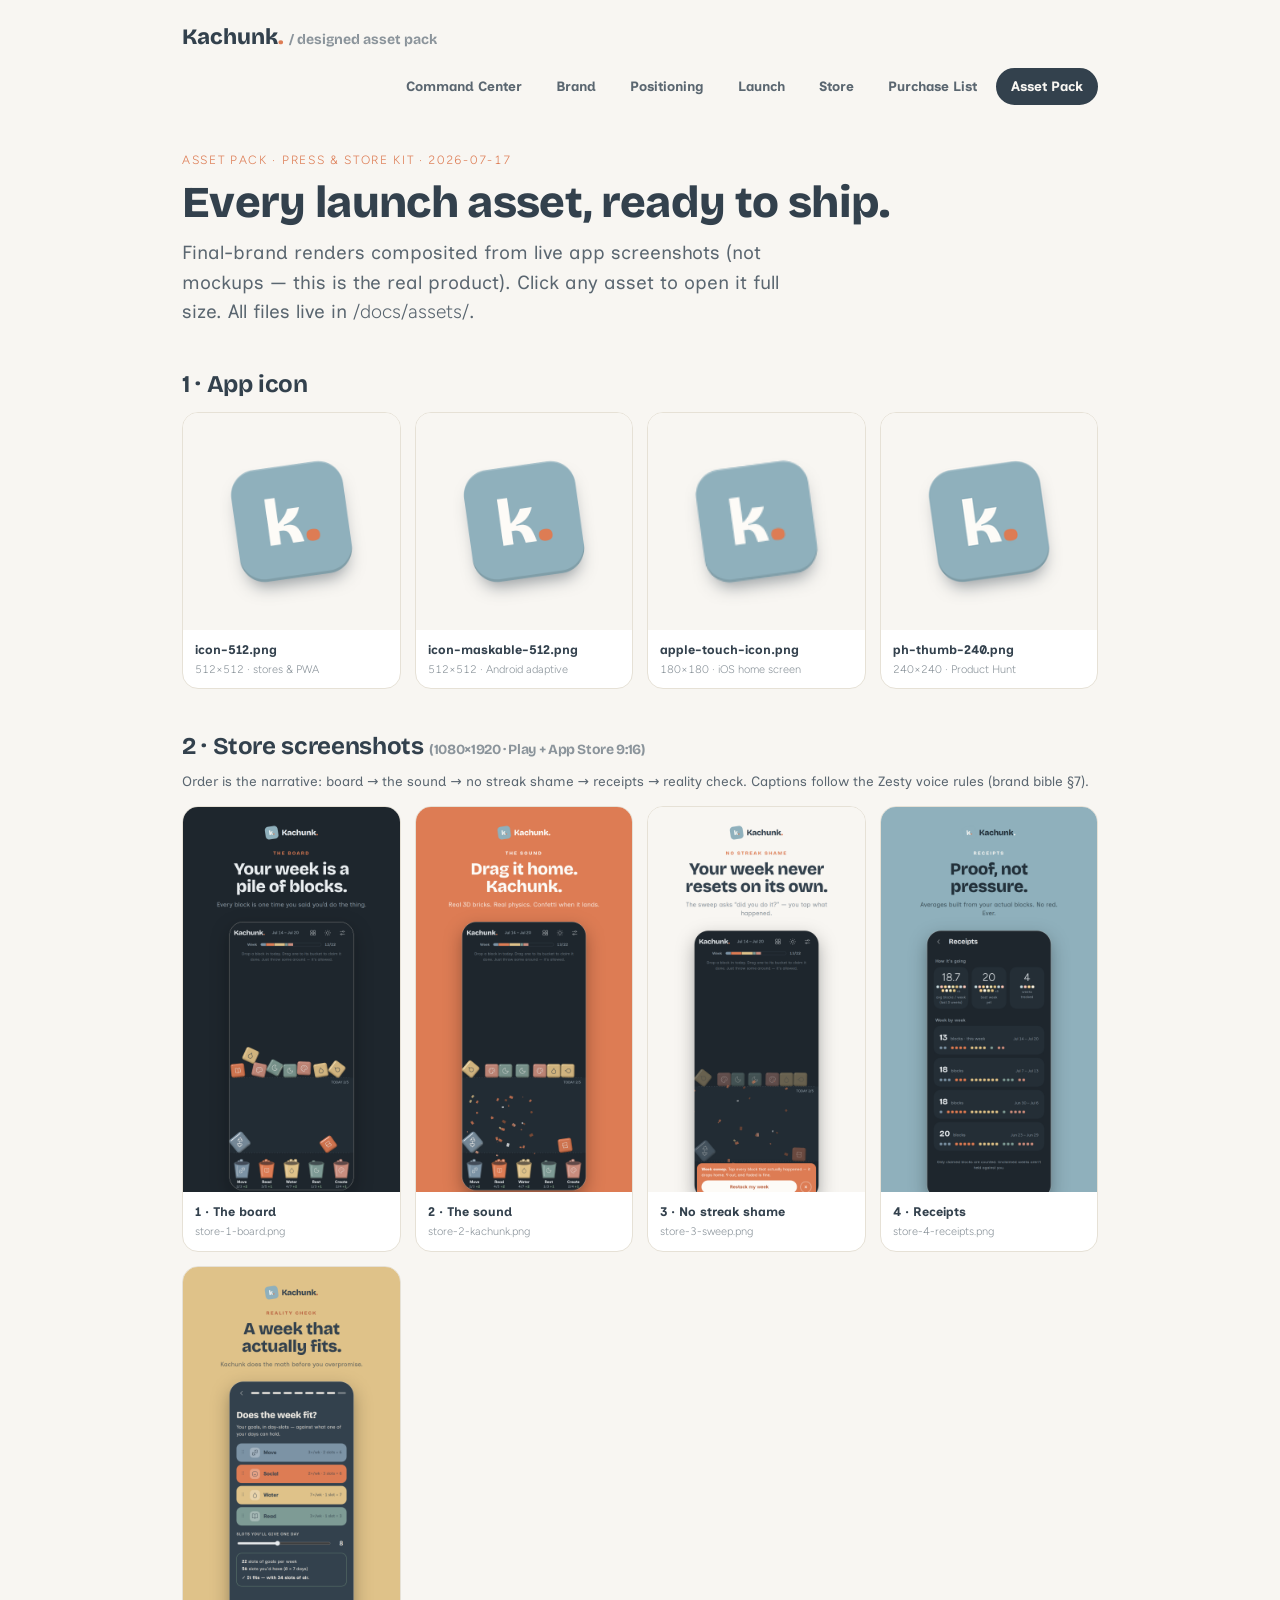
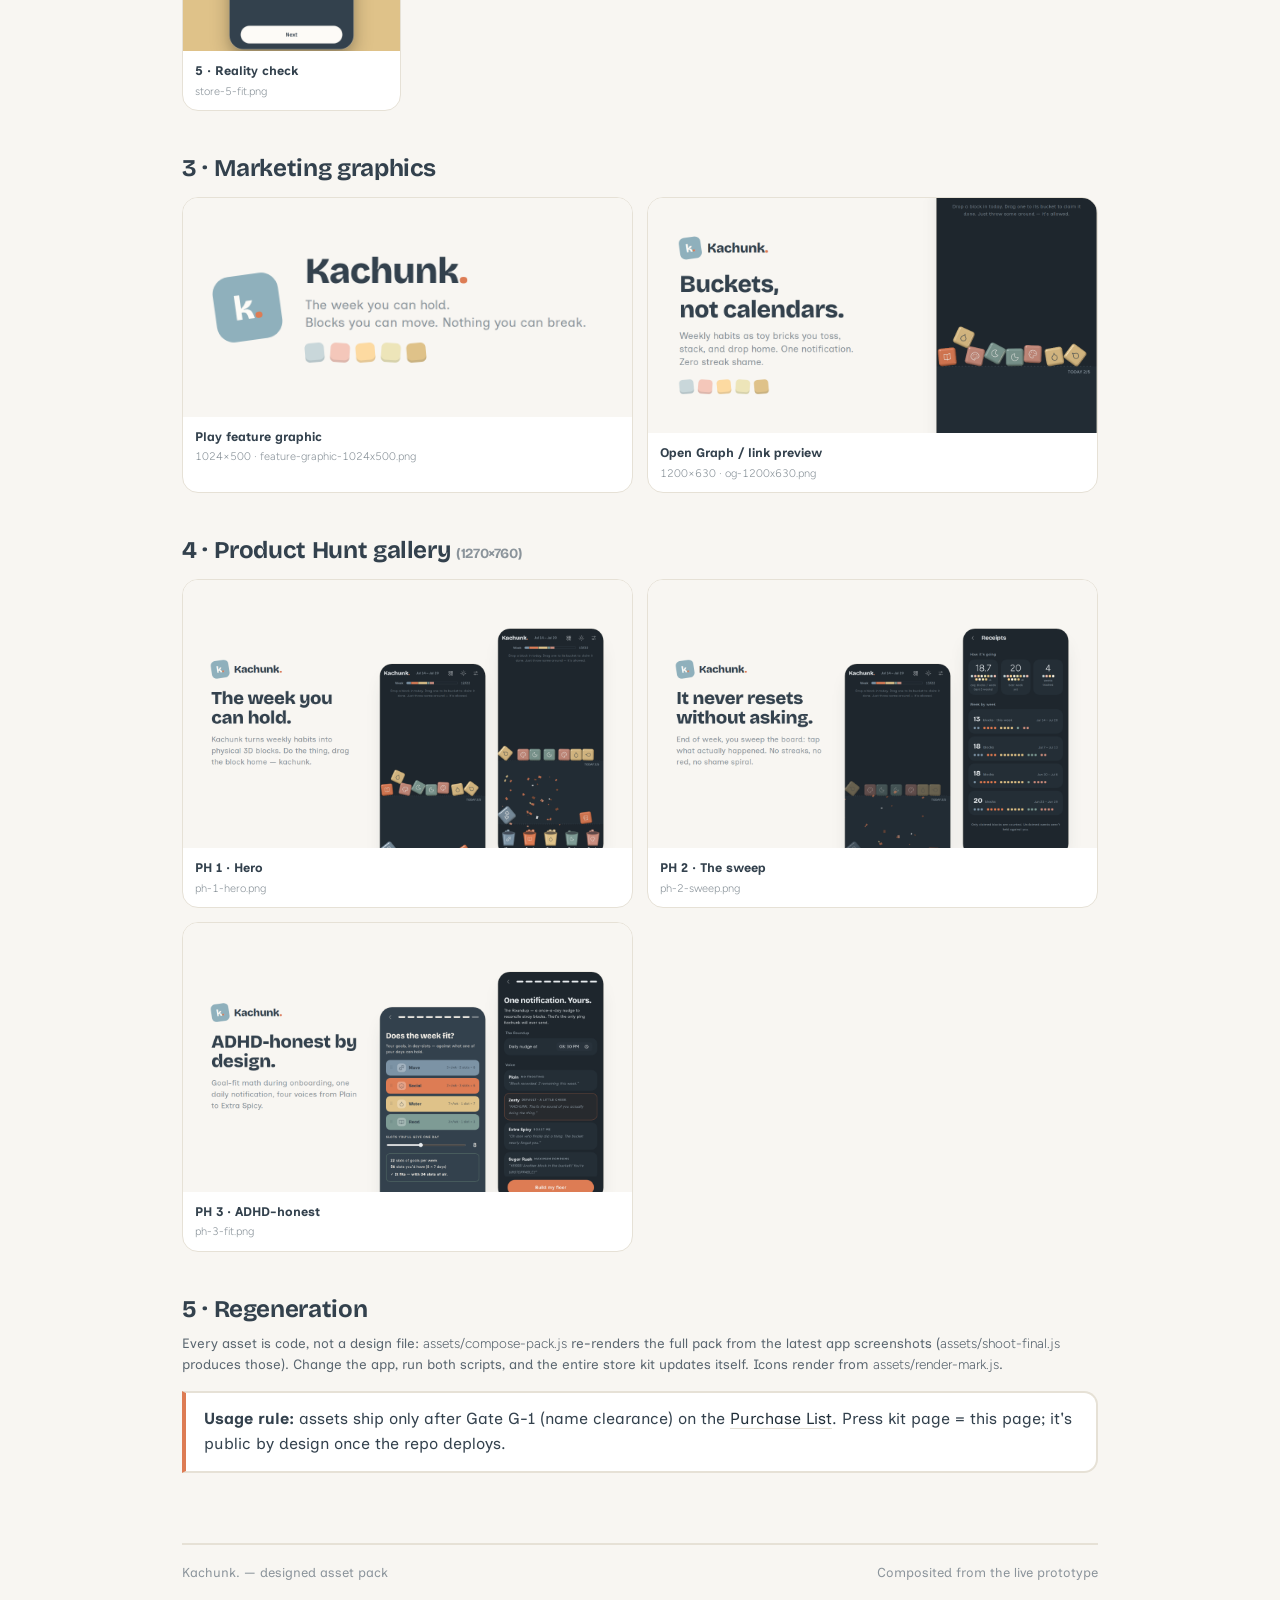
<file: docs/assets.html>
<!doctype html>
<html lang="en">
<head>
<meta charset="utf-8"><meta name="viewport" content="width=device-width, initial-scale=1">
<title>Kachunk — Designed Asset Pack</title>
<link rel="icon" type="image/svg+xml" href="../favicon.svg">
<link rel="stylesheet" href="doc.css">
<style>
.assetgrid{display:grid;grid-template-columns:repeat(auto-fill,minmax(190px,1fr));gap:14px;margin:14px 0}
.asset{background:var(--surface);border:1px solid var(--hairline);border-radius:16px;overflow:hidden}
.asset img{width:100%;display:block;background:var(--inset)}
.asset .m{padding:10px 12px;font-size:12.5px}
.asset .m strong{display:block;color:var(--ink)}
.asset .m span{font-family:"Figtree",sans-serif;font-variant-numeric:tabular-nums;color:var(--muted);font-size:11px}
.wide{grid-column:span 2}
@media(max-width:520px){.wide{grid-column:span 1}}
</style>
</head>
<body>
<header class="dochead">
  <span class="logo">Kachunk<span class="dot">.</span> <span class="muted" style="font-weight:400;font-size:14px">/ designed asset pack</span></span>
  <nav class="docnav">
    <a href="index.html">Command Center</a><a href="brand.html">Brand</a><a href="positioning.html">Positioning</a><a href="launch.html">Launch</a><a href="store.html">Store</a><a href="purchase-list.html">Purchase List</a><a class="on" href="assets.html">Asset Pack</a>
  </nav>
</header>
<div class="wrap">
  <div class="kicker">Asset pack · press &amp; store kit · 2026-07-17</div>
  <h1>Every launch asset, ready to ship.</h1>
  <p class="lede">Final-brand renders composited from live app screenshots (not mockups — this is the real product). Click any asset to open it full size. All files live in <span class="mono">/docs/assets/</span>.</p>

  <h2>1 · App icon</h2>
  <div class="assetgrid">
    <div class="asset"><a href="../icon-512.png"><img src="../icon-512.png" alt="App icon 512"></a><div class="m"><strong>icon-512.png</strong><span>512×512 · stores &amp; PWA</span></div></div>
    <div class="asset"><a href="../icon-maskable-512.png"><img src="../icon-maskable-512.png" alt="Maskable icon"></a><div class="m"><strong>icon-maskable-512.png</strong><span>512×512 · Android adaptive</span></div></div>
    <div class="asset"><a href="../apple-touch-icon.png"><img src="../apple-touch-icon.png" alt="Apple touch icon"></a><div class="m"><strong>apple-touch-icon.png</strong><span>180×180 · iOS home screen</span></div></div>
    <div class="asset"><a href="assets/ph-thumb-240.png"><img src="assets/ph-thumb-240.png" alt="Product Hunt thumbnail"></a><div class="m"><strong>ph-thumb-240.png</strong><span>240×240 · Product Hunt</span></div></div>
  </div>

  <h2>2 · Store screenshots <span class="muted" style="font-size:14px">(1080×1920 · Play + App Store 9:16)</span></h2>
  <p class="small">Order is the narrative: board → the sound → no streak shame → receipts → reality check. Captions follow the Zesty voice rules (brand bible §7).</p>
  <div class="assetgrid">
    <div class="asset"><a href="assets/store-1-board.png"><img src="assets/store-1-board.png" alt="Store shot 1 — the board"></a><div class="m"><strong>1 · The board</strong><span>store-1-board.png</span></div></div>
    <div class="asset"><a href="assets/store-2-kachunk.png"><img src="assets/store-2-kachunk.png" alt="Store shot 2 — kachunk"></a><div class="m"><strong>2 · The sound</strong><span>store-2-kachunk.png</span></div></div>
    <div class="asset"><a href="assets/store-3-sweep.png"><img src="assets/store-3-sweep.png" alt="Store shot 3 — week sweep"></a><div class="m"><strong>3 · No streak shame</strong><span>store-3-sweep.png</span></div></div>
    <div class="asset"><a href="assets/store-4-receipts.png"><img src="assets/store-4-receipts.png" alt="Store shot 4 — receipts"></a><div class="m"><strong>4 · Receipts</strong><span>store-4-receipts.png</span></div></div>
    <div class="asset"><a href="assets/store-5-fit.png"><img src="assets/store-5-fit.png" alt="Store shot 5 — goal fit"></a><div class="m"><strong>5 · Reality check</strong><span>store-5-fit.png</span></div></div>
  </div>

  <h2>3 · Marketing graphics</h2>
  <div class="assetgrid">
    <div class="asset wide"><a href="assets/feature-graphic-1024x500.png"><img src="assets/feature-graphic-1024x500.png" alt="Play feature graphic"></a><div class="m"><strong>Play feature graphic</strong><span>1024×500 · feature-graphic-1024x500.png</span></div></div>
    <div class="asset wide"><a href="assets/og-1200x630.png"><img src="assets/og-1200x630.png" alt="Open Graph image"></a><div class="m"><strong>Open Graph / link preview</strong><span>1200×630 · og-1200x630.png</span></div></div>
  </div>

  <h2>4 · Product Hunt gallery <span class="muted" style="font-size:14px">(1270×760)</span></h2>
  <div class="assetgrid">
    <div class="asset wide"><a href="assets/ph-1-hero.png"><img src="assets/ph-1-hero.png" alt="PH gallery 1"></a><div class="m"><strong>PH 1 · Hero</strong><span>ph-1-hero.png</span></div></div>
    <div class="asset wide"><a href="assets/ph-2-sweep.png"><img src="assets/ph-2-sweep.png" alt="PH gallery 2"></a><div class="m"><strong>PH 2 · The sweep</strong><span>ph-2-sweep.png</span></div></div>
    <div class="asset wide"><a href="assets/ph-3-fit.png"><img src="assets/ph-3-fit.png" alt="PH gallery 3"></a><div class="m"><strong>PH 3 · ADHD-honest</strong><span>ph-3-fit.png</span></div></div>
  </div>

  <h2>5 · Regeneration</h2>
  <p class="small">Every asset is code, not a design file: <span class="mono">assets/compose-pack.js</span> re-renders the full pack from the latest app screenshots (<span class="mono">assets/shoot-final.js</span> produces those). Change the app, run both scripts, and the entire store kit updates itself. Icons render from <span class="mono">assets/render-mark.js</span>.</p>

  <div class="callout"><strong>Usage rule:</strong> assets ship only after Gate G-1 (name clearance) on the <a href="purchase-list.html">Purchase List</a>. Press kit page = this page; it's public by design once the repo deploys.</div>

  <div class="footer"><span>Kachunk. — designed asset pack</span><span style="margin-left:auto">Composited from the live prototype</span></div>
</div>
</body>
</html>
</file>
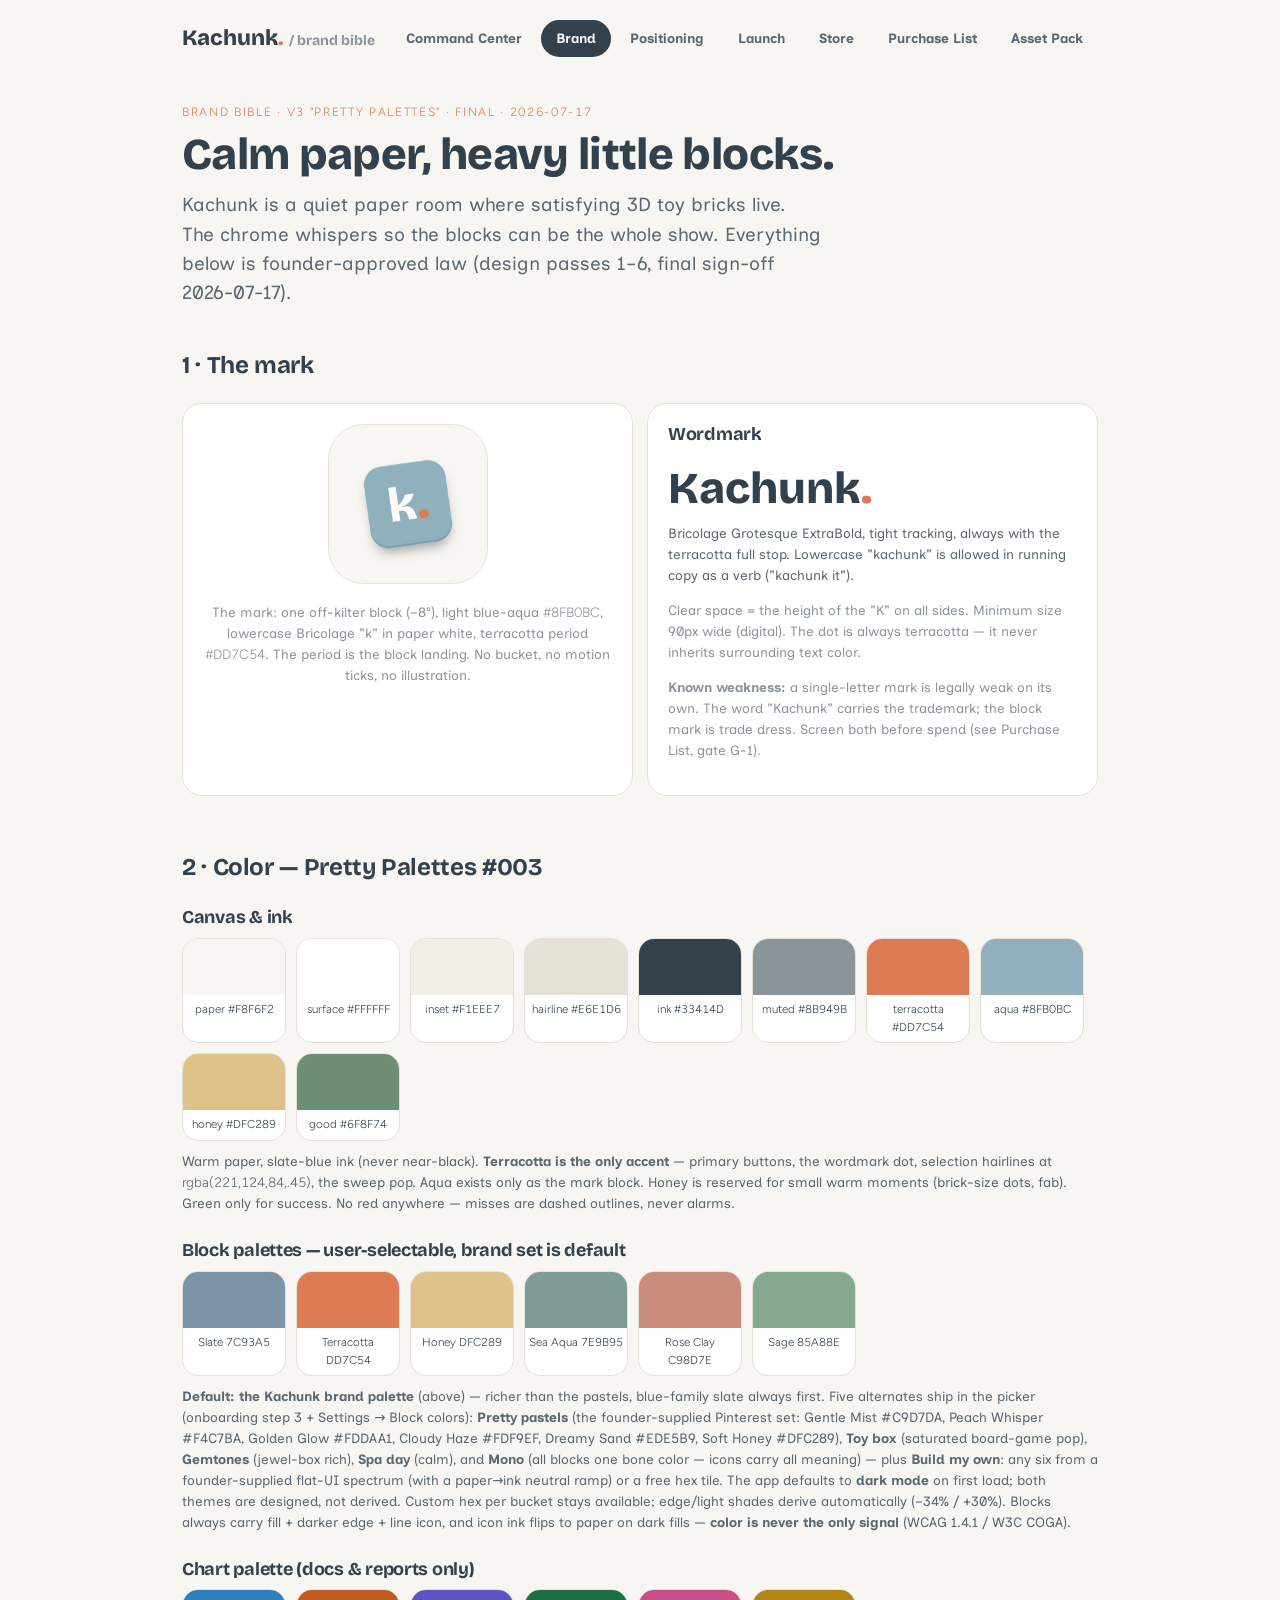
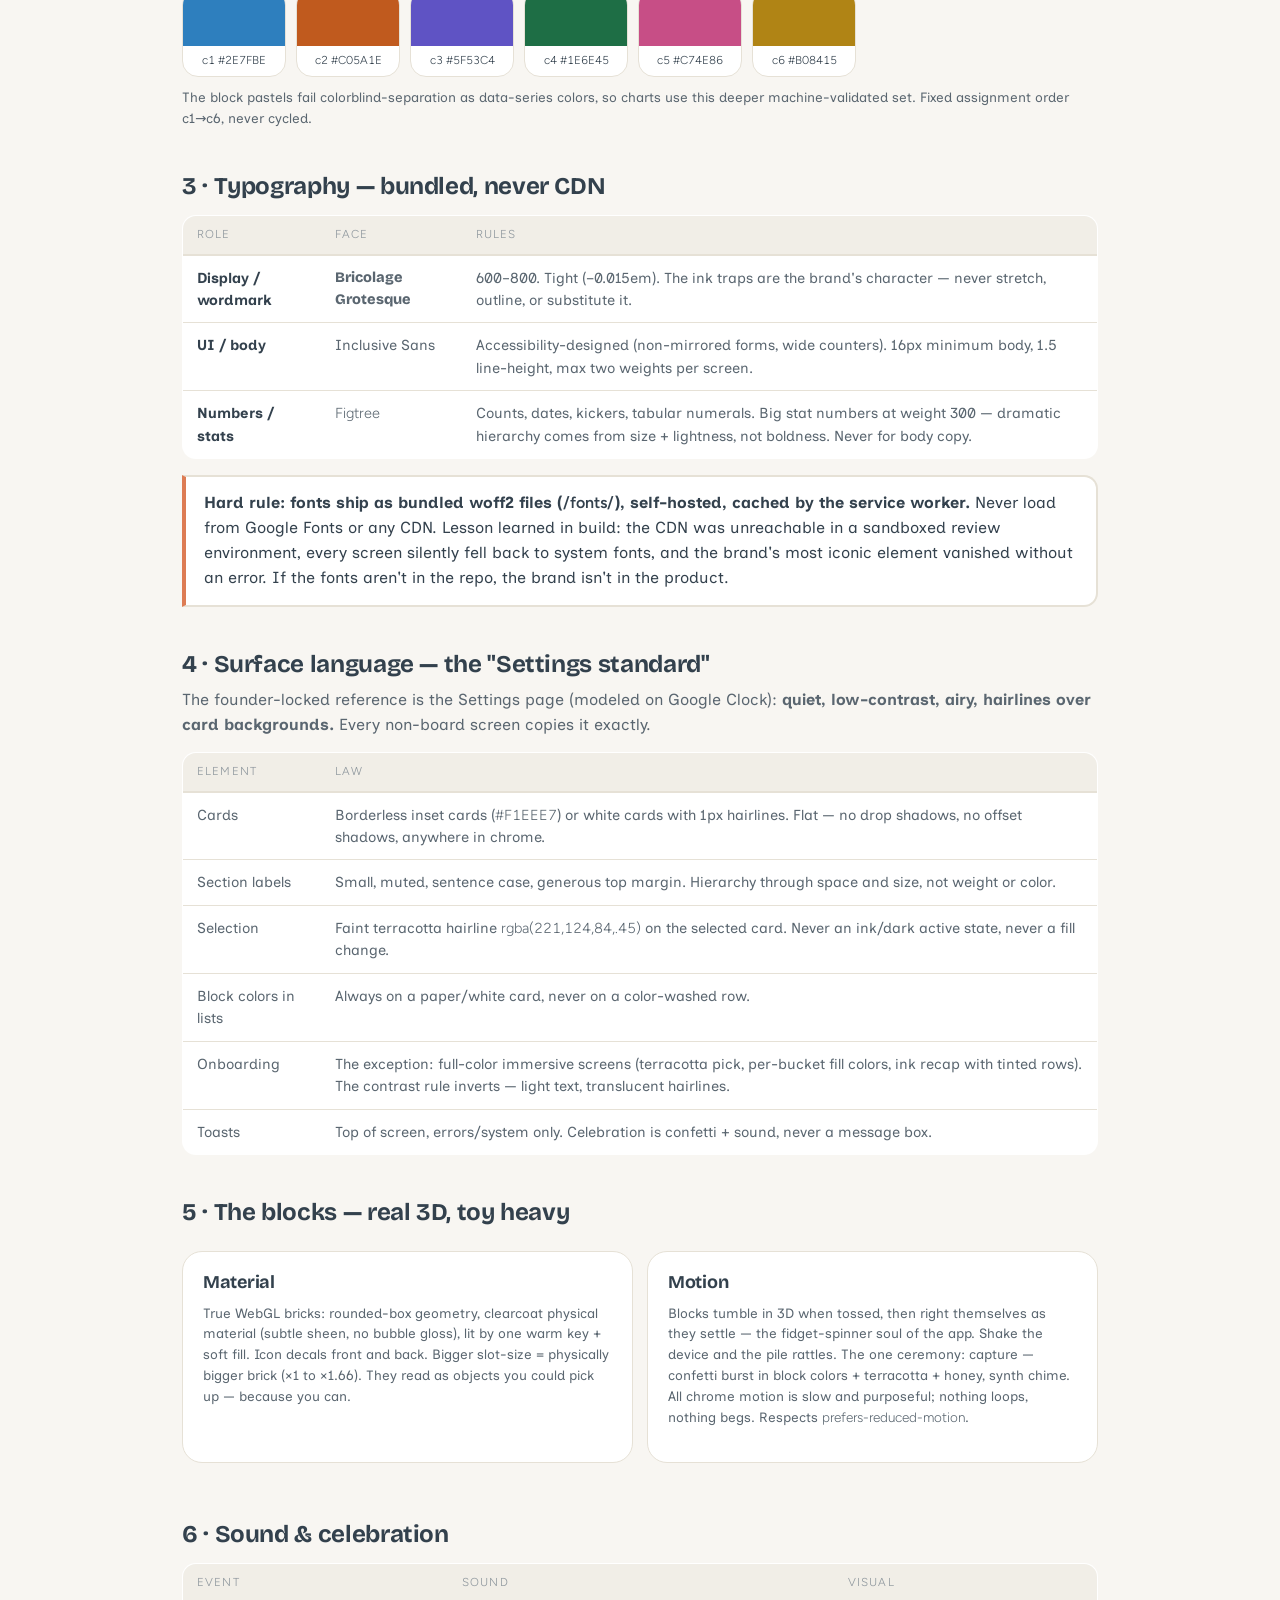
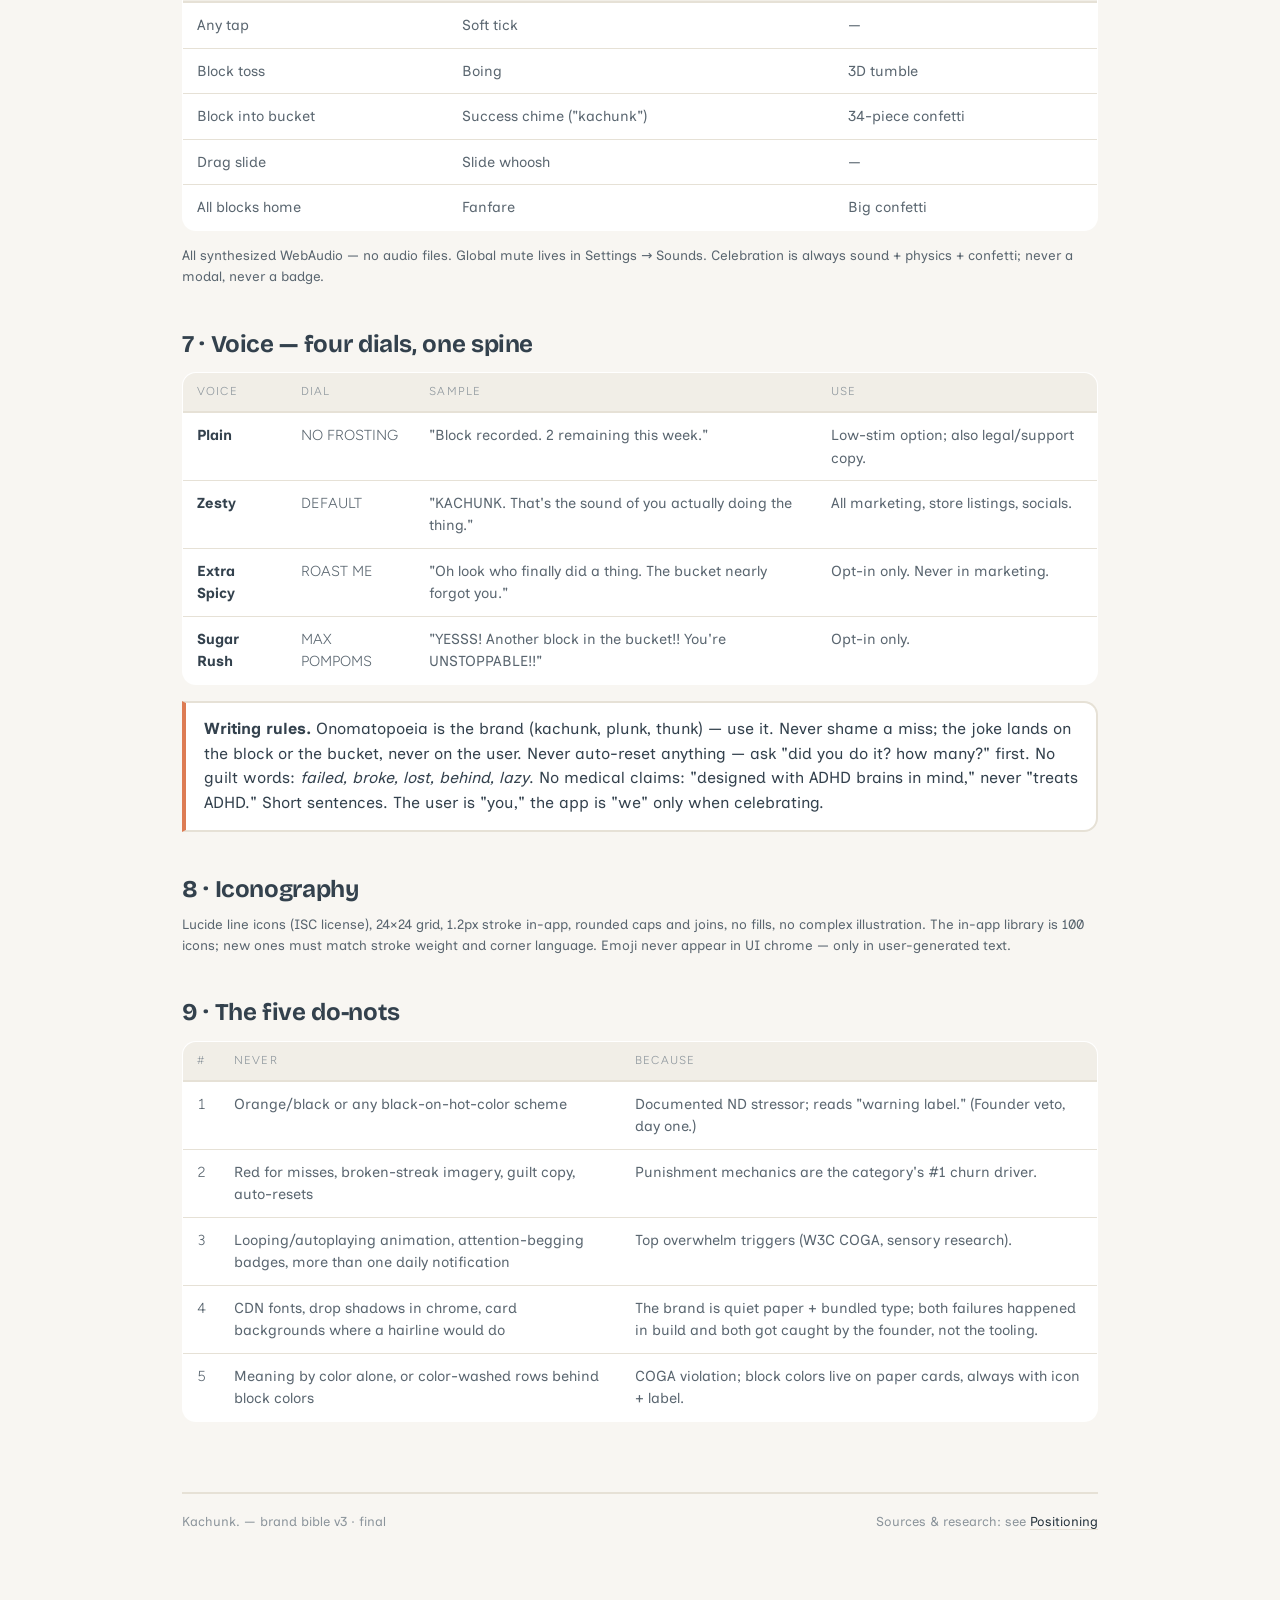
<file: docs/brand.html>
<!doctype html>
<html lang="en">
<head>
<meta charset="utf-8"><meta name="viewport" content="width=device-width, initial-scale=1">
<title>Kachunk — Brand Bible</title>
<link rel="icon" type="image/svg+xml" href="../favicon.svg">
<link rel="stylesheet" href="doc.css">
</head>
<body>
<header class="dochead">
  <span class="logo">Kachunk<span class="dot">.</span> <span class="muted" style="font-weight:400;font-size:14px">/ brand bible</span></span>
  <nav class="docnav">
    <a href="index.html">Command Center</a><a class="on" href="brand.html">Brand</a><a href="positioning.html">Positioning</a><a href="launch.html">Launch</a><a href="store.html">Store</a><a href="purchase-list.html">Purchase List</a><a href="assets.html">Asset Pack</a>
  </nav>
</header>
<div class="wrap">
  <div class="kicker">Brand bible · v3 "pretty palettes" · final · 2026-07-17</div>
  <h1>Calm paper, heavy little blocks.</h1>
  <p class="lede">Kachunk is a quiet paper room where satisfying 3D toy bricks live. The chrome whispers so the blocks can be the whole show. Everything below is founder-approved law (design passes 1–6, final sign-off 2026-07-17).</p>

  <h2>1 · The mark</h2>
  <div class="grid2">
    <div class="card" style="text-align:center">
      <img src="../icon-512.png" alt="Kachunk app icon — an off-kilter aqua block with a lowercase k and terracotta period" style="width:160px;border-radius:36px;border:1px solid var(--hairline)">
      <p class="small muted" style="margin-top:10px">The mark: one off-kilter block (−8°), light blue-aqua <span class="mono">#8FB0BC</span>, lowercase Bricolage "k" in paper white, terracotta period <span class="mono">#DD7C54</span>. The period is the block landing. No bucket, no motion ticks, no illustration.</p>
    </div>
    <div class="card">
      <h3 style="margin-top:0">Wordmark</h3>
      <div style="font-family:'Bricolage Grotesque';font-weight:800;font-size:44px">Kachunk<span style="color:var(--mark)">.</span></div>
      <p class="small">Bricolage Grotesque ExtraBold, tight tracking, always with the terracotta full stop. Lowercase "kachunk" is allowed in running copy as a verb ("kachunk it").</p>
      <p class="small muted">Clear space = the height of the "K" on all sides. Minimum size 90px wide (digital). The dot is always terracotta — it never inherits surrounding text color.</p>
      <p class="small muted"><strong>Known weakness:</strong> a single-letter mark is legally weak on its own. The word "Kachunk" carries the trademark; the block mark is trade dress. Screen both before spend (see Purchase List, gate G-1).</p>
    </div>
  </div>

  <h2>2 · Color — Pretty Palettes #003</h2>
  <h3>Canvas &amp; ink</h3>
  <div class="swatchrow">
    <div class="sw"><div class="c" style="background:#F8F6F2"></div><div class="l">paper #F8F6F2</div></div>
    <div class="sw"><div class="c" style="background:#FFFFFF"></div><div class="l">surface #FFFFFF</div></div>
    <div class="sw"><div class="c" style="background:#F1EEE7"></div><div class="l">inset #F1EEE7</div></div>
    <div class="sw"><div class="c" style="background:#E6E1D6"></div><div class="l">hairline #E6E1D6</div></div>
    <div class="sw"><div class="c" style="background:#33414D"></div><div class="l">ink #33414D</div></div>
    <div class="sw"><div class="c" style="background:#8B949B"></div><div class="l">muted #8B949B</div></div>
    <div class="sw"><div class="c" style="background:#DD7C54"></div><div class="l">terracotta #DD7C54</div></div>
    <div class="sw"><div class="c" style="background:#8FB0BC"></div><div class="l">aqua #8FB0BC</div></div>
    <div class="sw"><div class="c" style="background:#DFC289"></div><div class="l">honey #DFC289</div></div>
    <div class="sw"><div class="c" style="background:#6F8F74"></div><div class="l">good #6F8F74</div></div>
  </div>
  <p class="small">Warm paper, slate-blue ink (never near-black). <strong>Terracotta is the only accent</strong> — primary buttons, the wordmark dot, selection hairlines at <span class="mono">rgba(221,124,84,.45)</span>, the sweep pop. Aqua exists only as the mark block. Honey is reserved for small warm moments (brick-size dots, fab). Green only for success. No red anywhere — misses are dashed outlines, never alarms.</p>

  <h3>Block palettes — user-selectable, brand set is default</h3>
  <div class="swatchrow">
    <div class="sw"><div class="c" style="background:#7C93A5"></div><div class="l">Slate 7C93A5</div></div>
    <div class="sw"><div class="c" style="background:#DD7C54"></div><div class="l">Terracotta DD7C54</div></div>
    <div class="sw"><div class="c" style="background:#DFC289"></div><div class="l">Honey DFC289</div></div>
    <div class="sw"><div class="c" style="background:#7E9B95"></div><div class="l">Sea Aqua 7E9B95</div></div>
    <div class="sw"><div class="c" style="background:#C98D7E"></div><div class="l">Rose Clay C98D7E</div></div>
    <div class="sw"><div class="c" style="background:#85A88E"></div><div class="l">Sage 85A88E</div></div>
  </div>
  <p class="small"><strong>Default: the Kachunk brand palette</strong> (above) — richer than the pastels, blue-family slate always first. Five alternates ship in the picker (onboarding step 3 + Settings → Block colors): <strong>Pretty pastels</strong> (the founder-supplied Pinterest set: Gentle Mist #C9D7DA, Peach Whisper #F4C7BA, Golden Glow #FDDAA1, Cloudy Haze #FDF9EF, Dreamy Sand #EDE5B9, Soft Honey #DFC289), <strong>Toy box</strong> (saturated board-game pop), <strong>Gemtones</strong> (jewel-box rich), <strong>Spa day</strong> (calm), and <strong>Mono</strong> (all blocks one bone color — icons carry all meaning) — plus <strong>Build my own</strong>: any six from a founder-supplied flat-UI spectrum (with a paper→ink neutral ramp) or a free hex tile. The app defaults to <strong>dark mode</strong> on first load; both themes are designed, not derived. Custom hex per bucket stays available; edge/light shades derive automatically (−34% / +30%). Blocks always carry fill + darker edge + line icon, and icon ink flips to paper on dark fills — <strong>color is never the only signal</strong> (WCAG 1.4.1 / W3C COGA).</p>

  <h3>Chart palette (docs &amp; reports only)</h3>
  <div class="swatchrow">
    <div class="sw"><div class="c" style="background:#2E7FBE"></div><div class="l">c1 #2E7FBE</div></div>
    <div class="sw"><div class="c" style="background:#C05A1E"></div><div class="l">c2 #C05A1E</div></div>
    <div class="sw"><div class="c" style="background:#5F53C4"></div><div class="l">c3 #5F53C4</div></div>
    <div class="sw"><div class="c" style="background:#1E6E45"></div><div class="l">c4 #1E6E45</div></div>
    <div class="sw"><div class="c" style="background:#C74E86"></div><div class="l">c5 #C74E86</div></div>
    <div class="sw"><div class="c" style="background:#B08415"></div><div class="l">c6 #B08415</div></div>
  </div>
  <p class="small">The block pastels fail colorblind-separation as data-series colors, so charts use this deeper machine-validated set. Fixed assignment order c1→c6, never cycled.</p>

  <h2>3 · Typography — bundled, never CDN</h2>
  <table>
    <tr><th>Role</th><th>Face</th><th>Rules</th></tr>
    <tr><td><strong>Display / wordmark</strong></td><td style="font-family:'Bricolage Grotesque';font-weight:800">Bricolage Grotesque</td><td>600–800. Tight (−0.015em). The ink traps are the brand's character — never stretch, outline, or substitute it.</td></tr>
    <tr><td><strong>UI / body</strong></td><td>Inclusive Sans</td><td>Accessibility-designed (non-mirrored forms, wide counters). 16px minimum body, 1.5 line-height, max two weights per screen.</td></tr>
    <tr><td><strong>Numbers / stats</strong></td><td style="font-family:'Figtree'">Figtree</td><td>Counts, dates, kickers, tabular numerals. Big stat numbers at weight 300 — dramatic hierarchy comes from size + lightness, not boldness. Never for body copy.</td></tr>
  </table>
  <div class="callout">
    <strong>Hard rule: fonts ship as bundled woff2 files (<span class="mono">/fonts/</span>), self-hosted, cached by the service worker.</strong> Never load from Google Fonts or any CDN. Lesson learned in build: the CDN was unreachable in a sandboxed review environment, every screen silently fell back to system fonts, and the brand's most iconic element vanished without an error. If the fonts aren't in the repo, the brand isn't in the product.
  </div>

  <h2>4 · Surface language — the "Settings standard"</h2>
  <p>The founder-locked reference is the Settings page (modeled on Google Clock): <strong>quiet, low-contrast, airy, hairlines over card backgrounds.</strong> Every non-board screen copies it exactly.</p>
  <table>
    <tr><th>Element</th><th>Law</th></tr>
    <tr><td>Cards</td><td>Borderless inset cards (<span class="mono">#F1EEE7</span>) or white cards with 1px hairlines. Flat — no drop shadows, no offset shadows, anywhere in chrome.</td></tr>
    <tr><td>Section labels</td><td>Small, muted, sentence case, generous top margin. Hierarchy through space and size, not weight or color.</td></tr>
    <tr><td>Selection</td><td>Faint terracotta hairline <span class="mono">rgba(221,124,84,.45)</span> on the selected card. Never an ink/dark active state, never a fill change.</td></tr>
    <tr><td>Block colors in lists</td><td>Always on a paper/white card, never on a color-washed row.</td></tr>
    <tr><td>Onboarding</td><td>The exception: full-color immersive screens (terracotta pick, per-bucket fill colors, ink recap with tinted rows). The contrast rule inverts — light text, translucent hairlines.</td></tr>
    <tr><td>Toasts</td><td>Top of screen, errors/system only. Celebration is confetti + sound, never a message box.</td></tr>
  </table>

  <h2>5 · The blocks — real 3D, toy heavy</h2>
  <div class="grid2">
    <div class="card">
      <h3 style="margin-top:0">Material</h3>
      <p class="small">True WebGL bricks: rounded-box geometry, clearcoat physical material (subtle sheen, no bubble gloss), lit by one warm key + soft fill. Icon decals front and back. Bigger slot-size = physically bigger brick (×1 to ×1.66). They read as objects you could pick up — because you can.</p>
    </div>
    <div class="card">
      <h3 style="margin-top:0">Motion</h3>
      <p class="small">Blocks tumble in 3D when tossed, then right themselves as they settle — the fidget-spinner soul of the app. Shake the device and the pile rattles. The one ceremony: capture — confetti burst in block colors + terracotta + honey, synth chime. All chrome motion is slow and purposeful; nothing loops, nothing begs. Respects <span class="mono">prefers-reduced-motion</span>.</p>
    </div>
  </div>

  <h2>6 · Sound &amp; celebration</h2>
  <table>
    <tr><th>Event</th><th>Sound</th><th>Visual</th></tr>
    <tr><td>Any tap</td><td>Soft tick</td><td>—</td></tr>
    <tr><td>Block toss</td><td>Boing</td><td>3D tumble</td></tr>
    <tr><td>Block into bucket</td><td>Success chime ("kachunk")</td><td>34-piece confetti</td></tr>
    <tr><td>Drag slide</td><td>Slide whoosh</td><td>—</td></tr>
    <tr><td>All blocks home</td><td>Fanfare</td><td>Big confetti</td></tr>
  </table>
  <p class="small">All synthesized WebAudio — no audio files. Global mute lives in Settings → Sounds. Celebration is always sound + physics + confetti; never a modal, never a badge.</p>

  <h2>7 · Voice — four dials, one spine</h2>
  <table>
    <tr><th>Voice</th><th>Dial</th><th>Sample</th><th>Use</th></tr>
    <tr><td><strong>Plain</strong></td><td class="mono">NO FROSTING</td><td>"Block recorded. 2 remaining this week."</td><td>Low-stim option; also legal/support copy.</td></tr>
    <tr><td><strong>Zesty</strong></td><td class="mono">DEFAULT</td><td>"KACHUNK. That's the sound of you actually doing the thing."</td><td>All marketing, store listings, socials.</td></tr>
    <tr><td><strong>Extra Spicy</strong></td><td class="mono">ROAST ME</td><td>"Oh look who finally did a thing. The bucket nearly forgot you."</td><td>Opt-in only. Never in marketing.</td></tr>
    <tr><td><strong>Sugar Rush</strong></td><td class="mono">MAX POMPOMS</td><td>"YESSS! Another block in the bucket!! You're UNSTOPPABLE!!"</td><td>Opt-in only.</td></tr>
  </table>
  <div class="callout">
    <strong>Writing rules.</strong> Onomatopoeia is the brand (kachunk, plunk, thunk) — use it. Never shame a miss; the joke lands on the block or the bucket, never on the user. Never auto-reset anything — ask "did you do it? how many?" first. No guilt words: <em>failed, broke, lost, behind, lazy</em>. No medical claims: "designed with ADHD brains in mind," never "treats ADHD." Short sentences. The user is "you," the app is "we" only when celebrating.
  </div>

  <h2>8 · Iconography</h2>
  <p class="small">Lucide line icons (ISC license), 24×24 grid, 1.2px stroke in-app, rounded caps and joins, no fills, no complex illustration. The in-app library is 100 icons; new ones must match stroke weight and corner language. Emoji never appear in UI chrome — only in user-generated text.</p>

  <h2>9 · The five do-nots</h2>
  <table>
    <tr><th>#</th><th>Never</th><th>Because</th></tr>
    <tr><td class="mono">1</td><td>Orange/black or any black-on-hot-color scheme</td><td>Documented ND stressor; reads "warning label." (Founder veto, day one.)</td></tr>
    <tr><td class="mono">2</td><td>Red for misses, broken-streak imagery, guilt copy, auto-resets</td><td>Punishment mechanics are the category's #1 churn driver.</td></tr>
    <tr><td class="mono">3</td><td>Looping/autoplaying animation, attention-begging badges, more than one daily notification</td><td>Top overwhelm triggers (W3C COGA, sensory research).</td></tr>
    <tr><td class="mono">4</td><td>CDN fonts, drop shadows in chrome, card backgrounds where a hairline would do</td><td>The brand is quiet paper + bundled type; both failures happened in build and both got caught by the founder, not the tooling.</td></tr>
    <tr><td class="mono">5</td><td>Meaning by color alone, or color-washed rows behind block colors</td><td>COGA violation; block colors live on paper cards, always with icon + label.</td></tr>
  </table>

  <div class="footer"><span>Kachunk. — brand bible v3 · final</span><span style="margin-left:auto">Sources &amp; research: see <a href="positioning.html">Positioning</a></span></div>
</div>
</body>
</html>
</file>
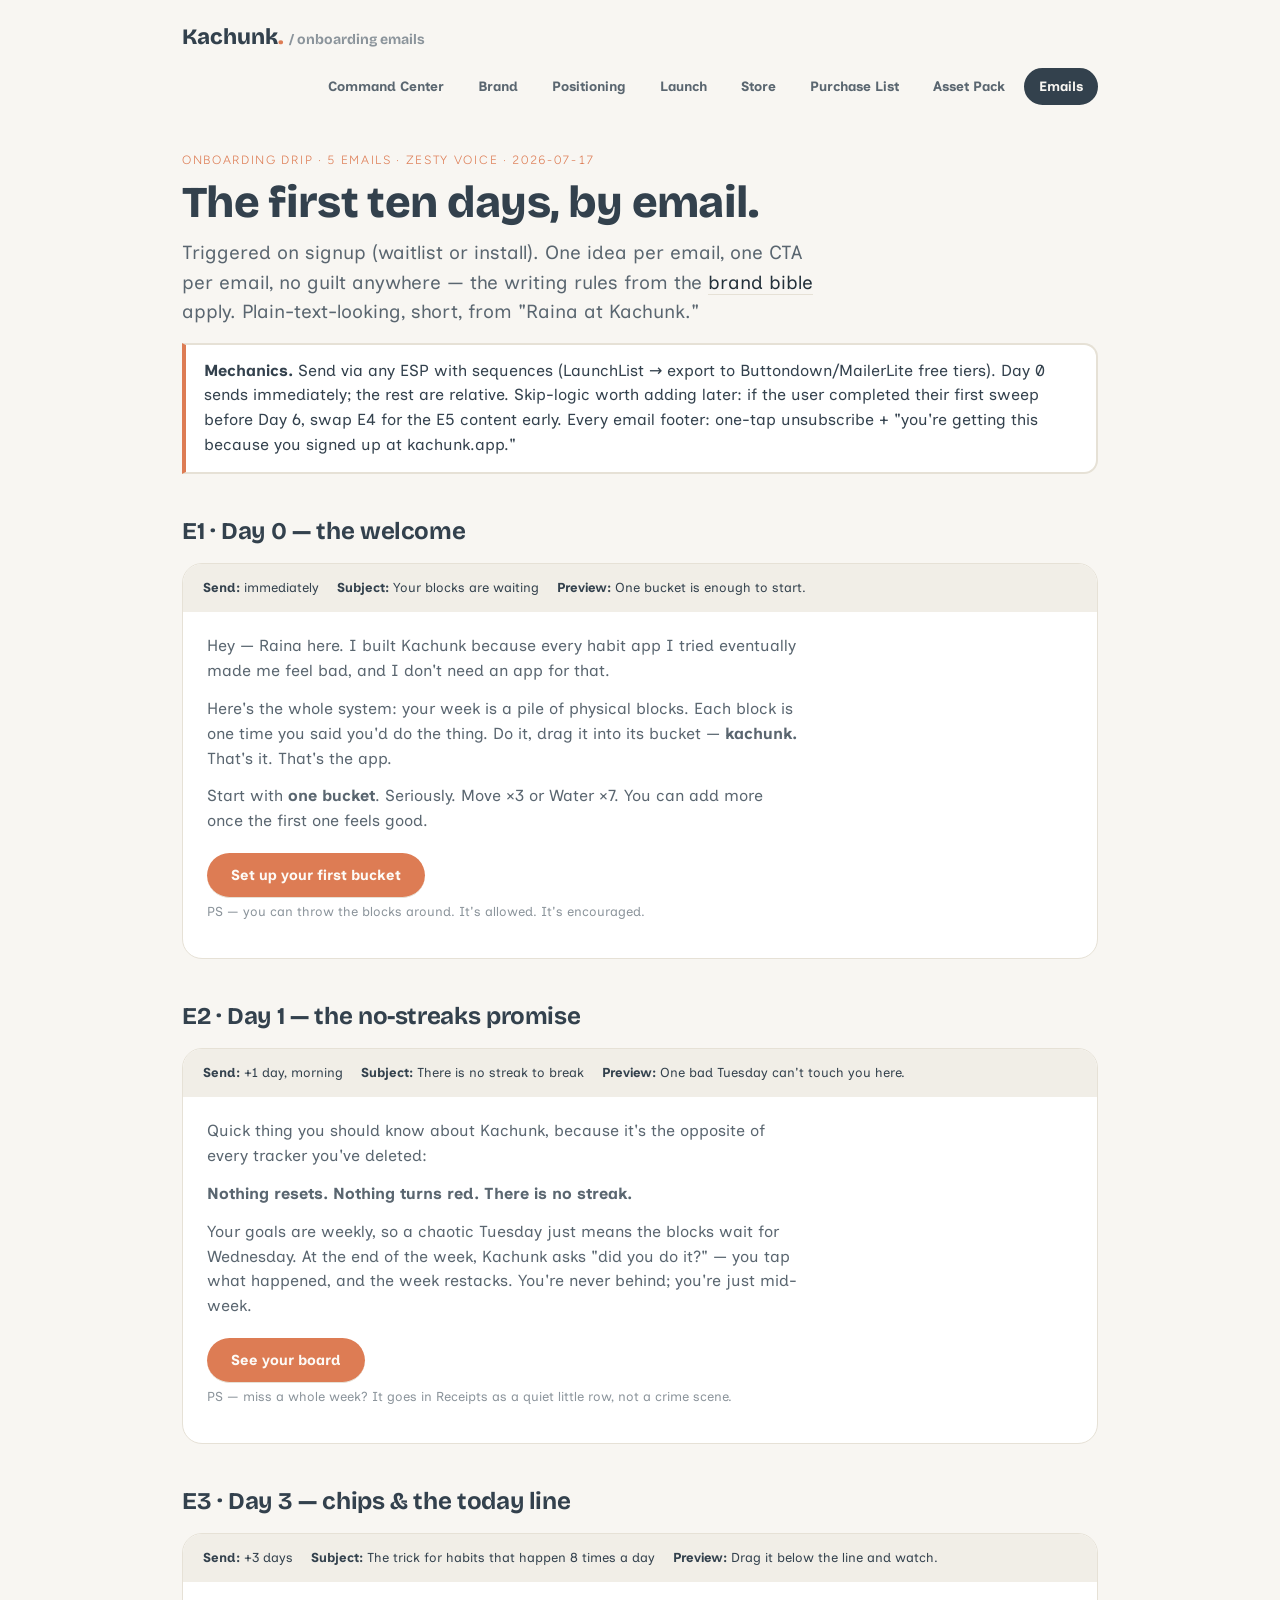
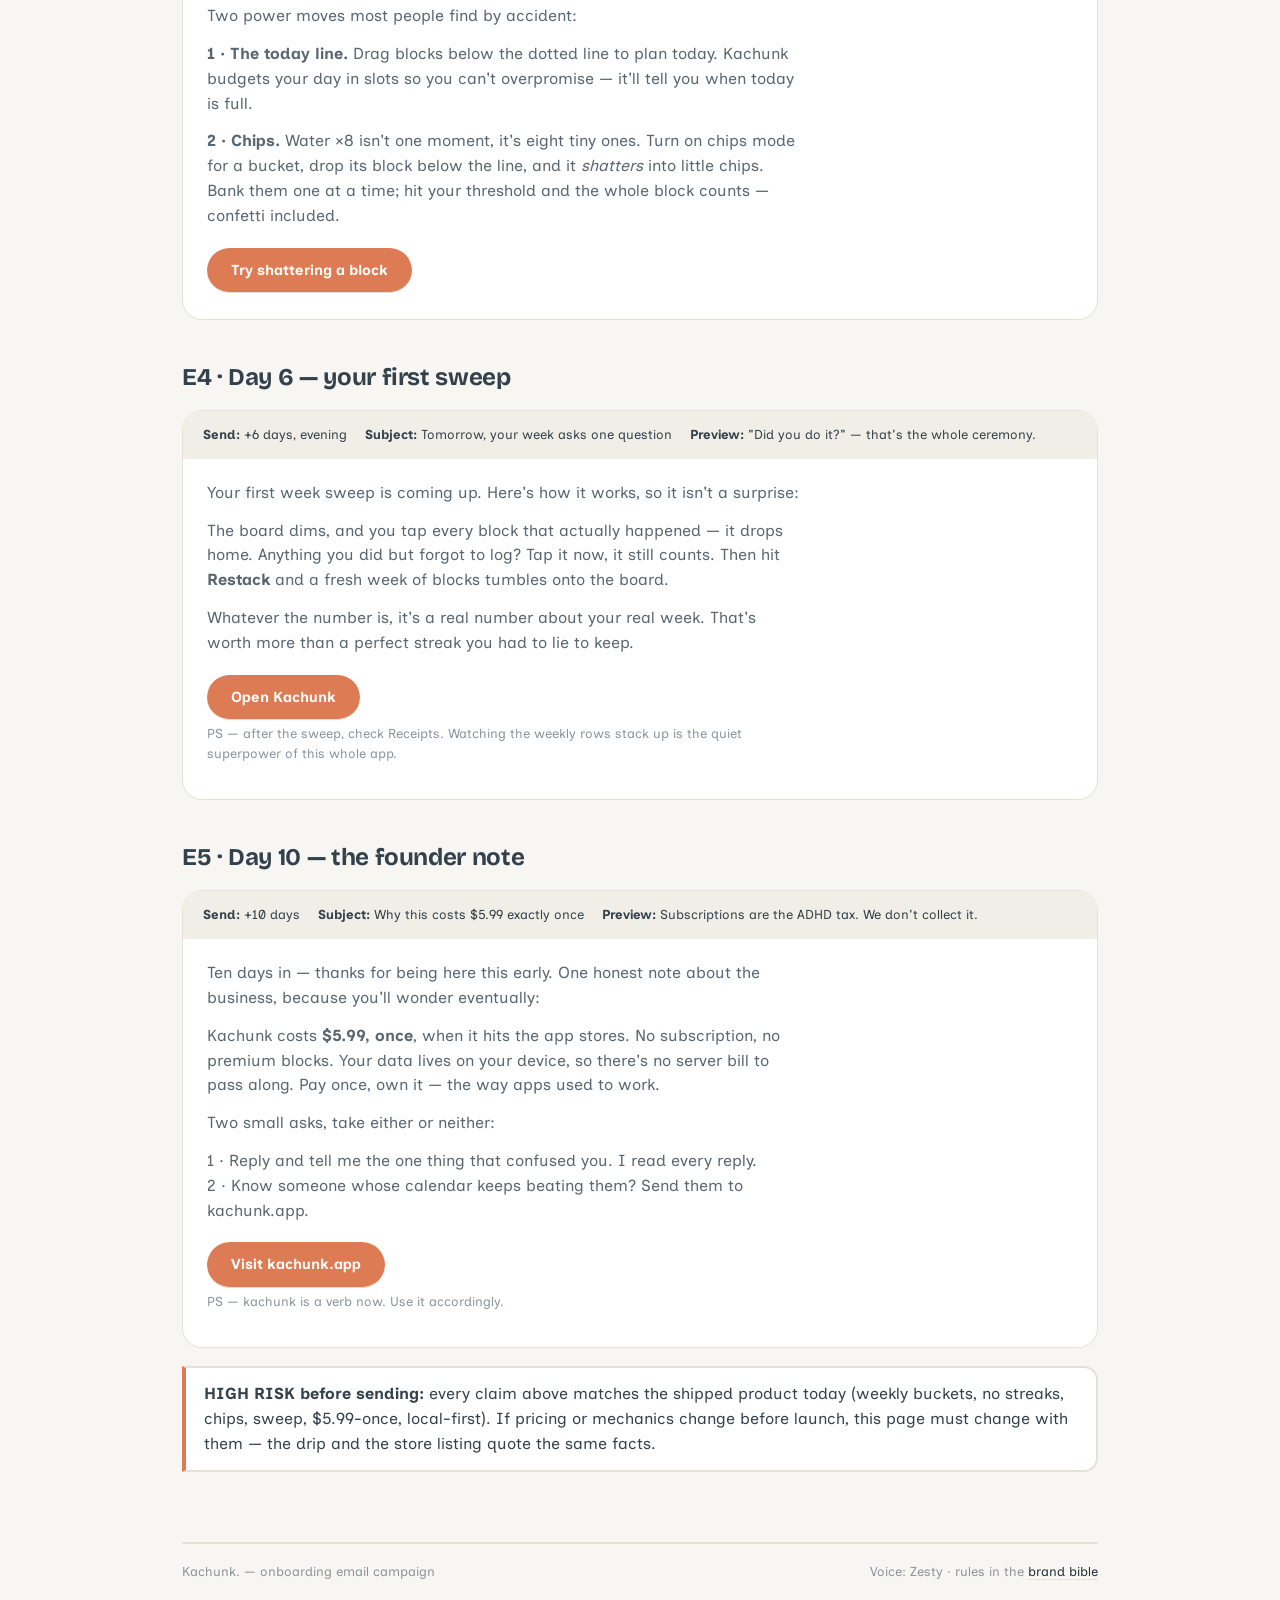
<file: docs/emails.html>
<!doctype html>
<html lang="en">
<head>
<meta charset="utf-8"><meta name="viewport" content="width=device-width, initial-scale=1">
<title>Kachunk — Onboarding Email Campaign</title>
<link rel="icon" type="image/svg+xml" href="../favicon.svg">
<link rel="stylesheet" href="doc.css">
<style>
.email{background:var(--surface);border:1px solid var(--hairline);border-radius:20px;margin:18px 0;overflow:hidden}
.email .meta{background:var(--inset);padding:14px 20px;display:flex;gap:18px;flex-wrap:wrap;font-size:13px}
.email .meta b{color:var(--ink)}
.email .body{padding:22px 24px;max-width:640px}
.email .body p{margin:0 0 13px}
.email .cta{display:inline-block;background:var(--mark);color:#FDFBF7;border-radius:999px;padding:11px 24px;font-weight:700;font-size:14.5px;margin:6px 0 4px}
.email .ps{font-size:13px;color:var(--muted)}
</style>
</head>
<body>
<header class="dochead">
  <span class="logo">Kachunk<span class="dot">.</span> <span class="muted" style="font-weight:400;font-size:14px">/ onboarding emails</span></span>
  <nav class="docnav">
    <a href="index.html">Command Center</a><a href="brand.html">Brand</a><a href="positioning.html">Positioning</a><a href="launch.html">Launch</a><a href="store.html">Store</a><a href="purchase-list.html">Purchase List</a><a href="assets.html">Asset Pack</a><a class="on" href="emails.html">Emails</a>
  </nav>
</header>
<div class="wrap">
  <div class="kicker">Onboarding drip · 5 emails · Zesty voice · 2026-07-17</div>
  <h1>The first ten days, by email.</h1>
  <p class="lede">Triggered on signup (waitlist or install). One idea per email, one CTA per email, no guilt anywhere — the writing rules from the <a href="brand.html">brand bible</a> apply. Plain-text-looking, short, from "Raina at Kachunk."</p>

  <div class="callout"><strong>Mechanics.</strong> Send via any ESP with sequences (LaunchList → export to Buttondown/MailerLite free tiers). Day 0 sends immediately; the rest are relative. Skip-logic worth adding later: if the user completed their first sweep before Day 6, swap E4 for the E5 content early. Every email footer: one-tap unsubscribe + "you're getting this because you signed up at kachunk.app."</div>

  <h2>E1 · Day 0 — the welcome</h2>
  <div class="email">
    <div class="meta"><span><b>Send:</b> immediately</span><span><b>Subject:</b> Your blocks are waiting</span><span><b>Preview:</b> One bucket is enough to start.</span></div>
    <div class="body">
      <p>Hey — Raina here. I built Kachunk because every habit app I tried eventually made me feel bad, and I don't need an app for that.</p>
      <p>Here's the whole system: your week is a pile of physical blocks. Each block is one time you said you'd do the thing. Do it, drag it into its bucket — <strong>kachunk.</strong> That's it. That's the app.</p>
      <p>Start with <strong>one bucket</strong>. Seriously. Move ×3 or Water ×7. You can add more once the first one feels good.</p>
      <a class="cta" href="#">Set up your first bucket</a>
      <p class="ps">PS — you can throw the blocks around. It's allowed. It's encouraged.</p>
    </div>
  </div>

  <h2>E2 · Day 1 — the no-streaks promise</h2>
  <div class="email">
    <div class="meta"><span><b>Send:</b> +1 day, morning</span><span><b>Subject:</b> There is no streak to break</span><span><b>Preview:</b> One bad Tuesday can't touch you here.</span></div>
    <div class="body">
      <p>Quick thing you should know about Kachunk, because it's the opposite of every tracker you've deleted:</p>
      <p><strong>Nothing resets. Nothing turns red. There is no streak.</strong></p>
      <p>Your goals are weekly, so a chaotic Tuesday just means the blocks wait for Wednesday. At the end of the week, Kachunk asks "did you do it?" — you tap what happened, and the week restacks. You're never behind; you're just mid-week.</p>
      <a class="cta" href="#">See your board</a>
      <p class="ps">PS — miss a whole week? It goes in Receipts as a quiet little row, not a crime scene.</p>
    </div>
  </div>

  <h2>E3 · Day 3 — chips &amp; the today line</h2>
  <div class="email">
    <div class="meta"><span><b>Send:</b> +3 days</span><span><b>Subject:</b> The trick for habits that happen 8 times a day</span><span><b>Preview:</b> Drag it below the line and watch.</span></div>
    <div class="body">
      <p>Two power moves most people find by accident:</p>
      <p><strong>1 · The today line.</strong> Drag blocks below the dotted line to plan today. Kachunk budgets your day in slots so you can't overpromise — it'll tell you when today is full.</p>
      <p><strong>2 · Chips.</strong> Water ×8 isn't one moment, it's eight tiny ones. Turn on chips mode for a bucket, drop its block below the line, and it <em>shatters</em> into little chips. Bank them one at a time; hit your threshold and the whole block counts — confetti included.</p>
      <a class="cta" href="#">Try shattering a block</a>
    </div>
  </div>

  <h2>E4 · Day 6 — your first sweep</h2>
  <div class="email">
    <div class="meta"><span><b>Send:</b> +6 days, evening</span><span><b>Subject:</b> Tomorrow, your week asks one question</span><span><b>Preview:</b> "Did you do it?" — that's the whole ceremony.</span></div>
    <div class="body">
      <p>Your first week sweep is coming up. Here's how it works, so it isn't a surprise:</p>
      <p>The board dims, and you tap every block that actually happened — it drops home. Anything you did but forgot to log? Tap it now, it still counts. Then hit <strong>Restack</strong> and a fresh week of blocks tumbles onto the board.</p>
      <p>Whatever the number is, it's a real number about your real week. That's worth more than a perfect streak you had to lie to keep.</p>
      <a class="cta" href="#">Open Kachunk</a>
      <p class="ps">PS — after the sweep, check Receipts. Watching the weekly rows stack up is the quiet superpower of this whole app.</p>
    </div>
  </div>

  <h2>E5 · Day 10 — the founder note</h2>
  <div class="email">
    <div class="meta"><span><b>Send:</b> +10 days</span><span><b>Subject:</b> Why this costs $5.99 exactly once</span><span><b>Preview:</b> Subscriptions are the ADHD tax. We don't collect it.</span></div>
    <div class="body">
      <p>Ten days in — thanks for being here this early. One honest note about the business, because you'll wonder eventually:</p>
      <p>Kachunk costs <strong>$5.99, once</strong>, when it hits the app stores. No subscription, no premium blocks. Your data lives on your device, so there's no server bill to pass along. Pay once, own it — the way apps used to work.</p>
      <p>Two small asks, take either or neither:</p>
      <p>1 · Reply and tell me the one thing that confused you. I read every reply.<br>2 · Know someone whose calendar keeps beating them? Send them to kachunk.app.</p>
      <a class="cta" href="#">Visit kachunk.app</a>
      <p class="ps">PS — kachunk is a verb now. Use it accordingly.</p>
    </div>
  </div>

  <div class="callout"><strong>HIGH RISK before sending:</strong> every claim above matches the shipped product today (weekly buckets, no streaks, chips, sweep, $5.99-once, local-first). If pricing or mechanics change before launch, this page must change with them — the drip and the store listing quote the same facts.</div>

  <div class="footer"><span>Kachunk. — onboarding email campaign</span><span style="margin-left:auto">Voice: Zesty · rules in the <a href="brand.html">brand bible</a></span></div>
</div>
</body>
</html>
</file>
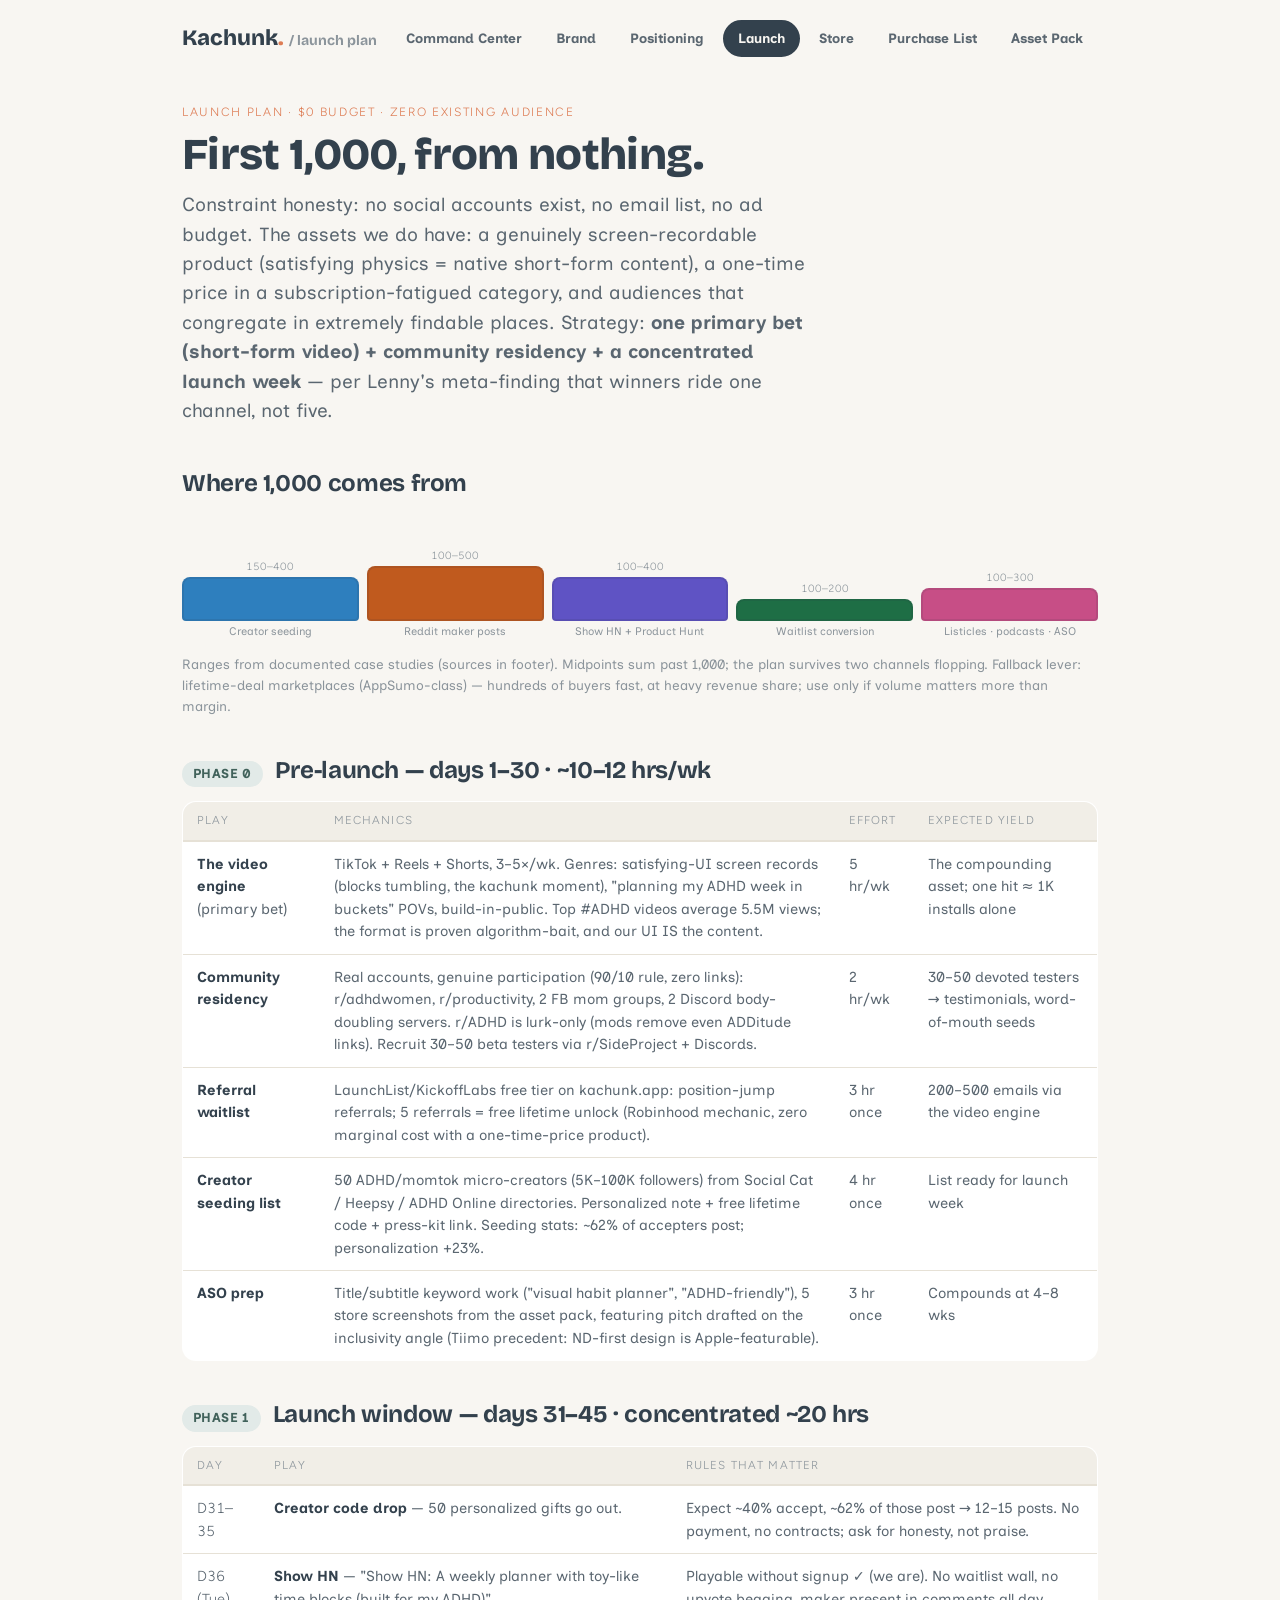
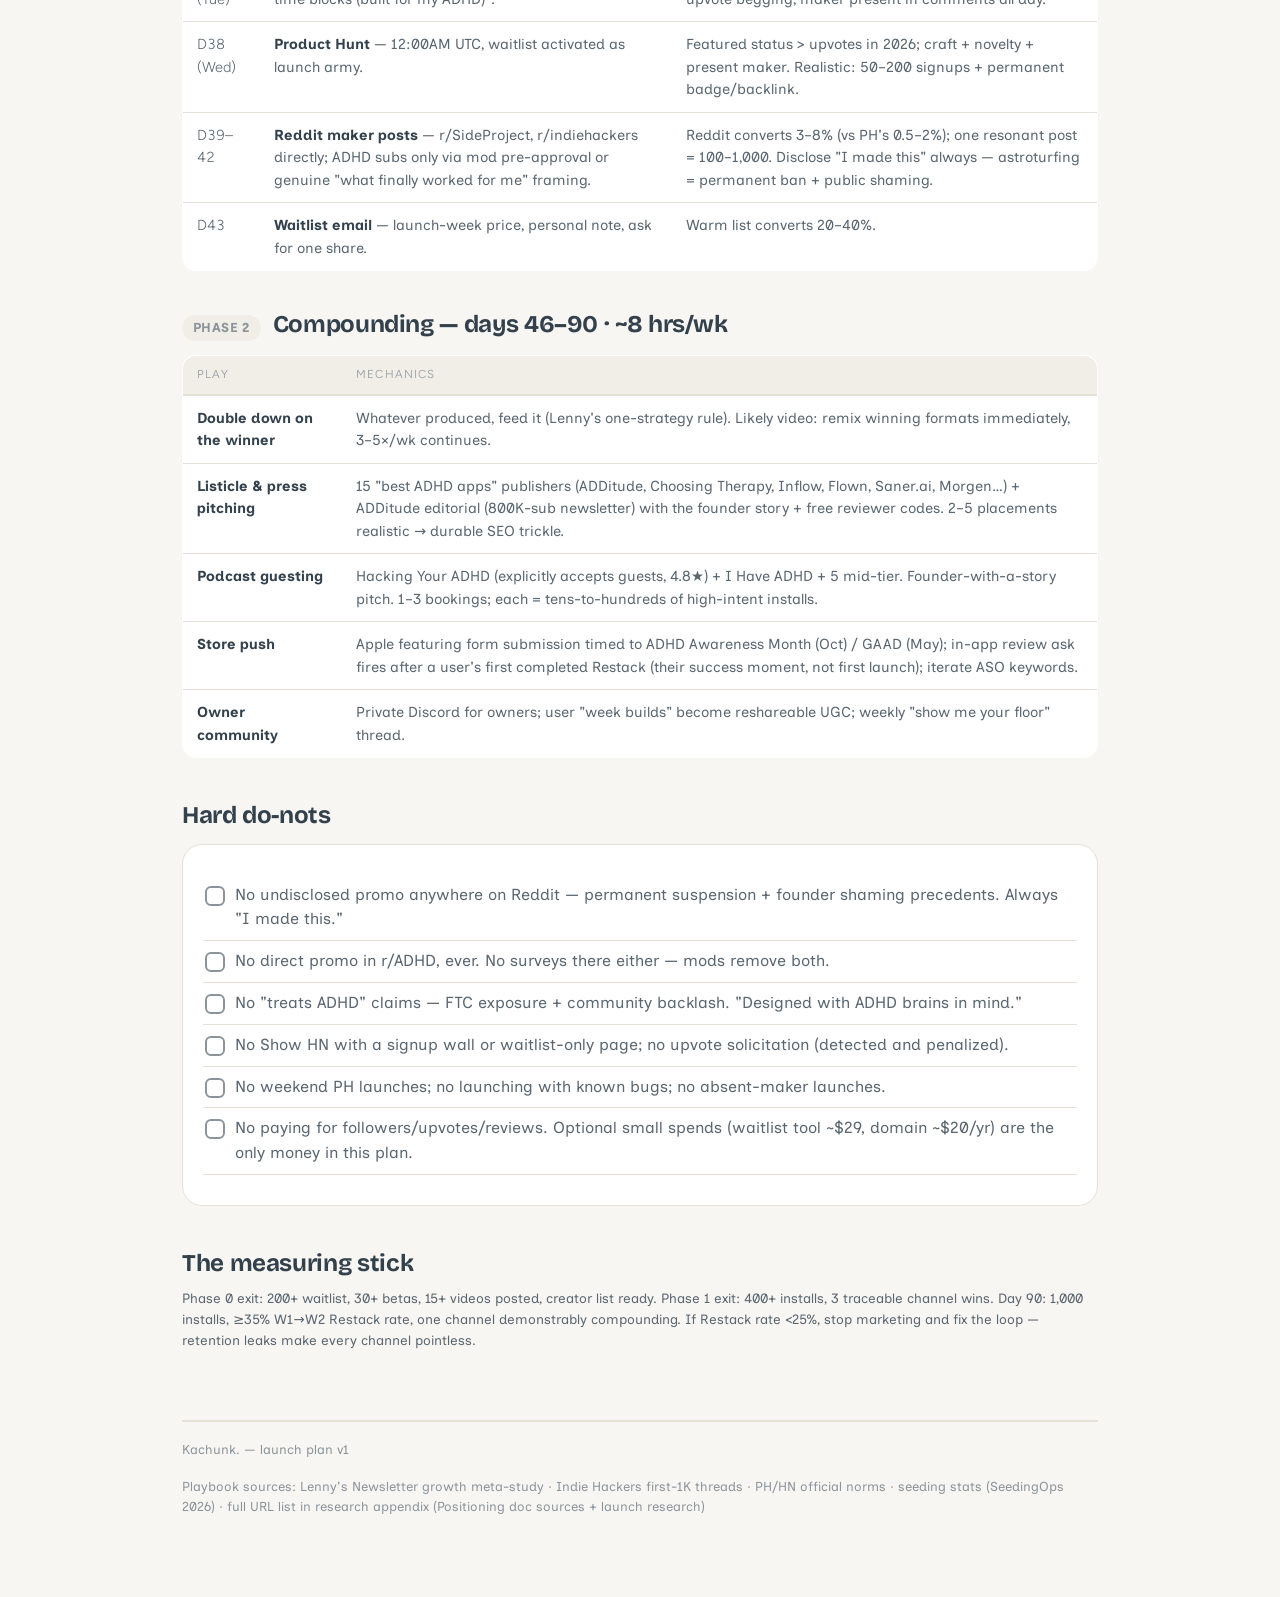
<file: docs/launch.html>
<!doctype html>
<html lang="en">
<head>
<meta charset="utf-8"><meta name="viewport" content="width=device-width, initial-scale=1">
<title>Kachunk — Launch Plan: 0 → 1,000</title>
<link rel="icon" type="image/svg+xml" href="../favicon.svg">
<link rel="stylesheet" href="doc.css">
<style>
.phasehead{display:flex;align-items:baseline;gap:12px;flex-wrap:wrap;margin-top:40px;}
.phasehead .badge{font-size:13px;}
.yield{display:flex;gap:8px;align-items:flex-end;height:110px;margin:14px 0 2px;}
.yield>div{flex:1;border-radius:8px 8px 4px 4px;position:relative;border:2px solid rgba(43,42,58,.12);}
.yield span{position:absolute;top:-20px;left:0;right:0;text-align:center;font-family:"Figtree",sans-serif;font-variant-numeric:tabular-nums;font-size:10.5px;color:var(--muted);}
.yieldlbl{display:flex;gap:8px;margin-bottom:14px;}
.yieldlbl>div{flex:1;text-align:center;font-size:11px;color:var(--muted);}
</style>
</head>
<body>
<header class="dochead">
  <span class="logo">Kachunk<span class="dot">.</span> <span class="muted" style="font-weight:400;font-size:14px">/ launch plan</span></span>
  <nav class="docnav">
    <a href="index.html">Command Center</a><a href="brand.html">Brand</a><a href="positioning.html">Positioning</a><a class="on" href="launch.html">Launch</a><a href="store.html">Store</a><a href="purchase-list.html">Purchase List</a><a href="assets.html">Asset Pack</a>
  </nav>
</header>
<div class="wrap">
  <div class="kicker">Launch plan · $0 budget · zero existing audience</div>
  <h1>First 1,000, from nothing.</h1>
  <p class="lede">Constraint honesty: no social accounts exist, no email list, no ad budget. The assets we do have: a genuinely screen-recordable product (satisfying physics = native short-form content), a one-time price in a subscription-fatigued category, and audiences that congregate in extremely findable places. Strategy: <strong>one primary bet (short-form video) + community residency + a concentrated launch week</strong> — per Lenny's meta-finding that winners ride one channel, not five.</p>

  <h2>Where 1,000 comes from</h2>
  <div class="yield">
    <div style="height:40%;background:var(--c1)"><span>150–400</span></div>
    <div style="height:50%;background:var(--c2)"><span>100–500</span></div>
    <div style="height:40%;background:var(--c3)"><span>100–400</span></div>
    <div style="height:20%;background:var(--c4)"><span>100–200</span></div>
    <div style="height:30%;background:var(--c5)"><span>100–300</span></div>
  </div>
  <div class="yieldlbl"><div>Creator seeding</div><div>Reddit maker posts</div><div>Show HN + Product Hunt</div><div>Waitlist conversion</div><div>Listicles · podcasts · ASO</div></div>
  <p class="small muted">Ranges from documented case studies (sources in footer). Midpoints sum past 1,000; the plan survives two channels flopping. Fallback lever: lifetime-deal marketplaces (AppSumo-class) — hundreds of buyers fast, at heavy revenue share; use only if volume matters more than margin.</p>

  <div class="phasehead"><span class="badge active">PHASE 0</span><h2 style="margin:0">Pre-launch — days 1–30 · ~10–12 hrs/wk</h2></div>
  <table>
    <tr><th>Play</th><th>Mechanics</th><th>Effort</th><th>Expected yield</th></tr>
    <tr><td><strong>The video engine</strong> (primary bet)</td><td>TikTok + Reels + Shorts, 3–5×/wk. Genres: satisfying-UI screen records (blocks tumbling, the kachunk moment), "planning my ADHD week in buckets" POVs, build-in-public. Top #ADHD videos average 5.5M views; the format is proven algorithm-bait, and our UI IS the content.</td><td>5 hr/wk</td><td>The compounding asset; one hit ≈ 1K installs alone</td></tr>
    <tr><td><strong>Community residency</strong></td><td>Real accounts, genuine participation (90/10 rule, zero links): r/adhdwomen, r/productivity, 2 FB mom groups, 2 Discord body-doubling servers. r/ADHD is lurk-only (mods remove even ADDitude links). Recruit 30–50 beta testers via r/SideProject + Discords.</td><td>2 hr/wk</td><td>30–50 devoted testers → testimonials, word-of-mouth seeds</td></tr>
    <tr><td><strong>Referral waitlist</strong></td><td>LaunchList/KickoffLabs free tier on kachunk.app: position-jump referrals; 5 referrals = free lifetime unlock (Robinhood mechanic, zero marginal cost with a one-time-price product).</td><td>3 hr once</td><td>200–500 emails via the video engine</td></tr>
    <tr><td><strong>Creator seeding list</strong></td><td>50 ADHD/momtok micro-creators (5K–100K followers) from Social Cat / Heepsy / ADHD Online directories. Personalized note + free lifetime code + press-kit link. Seeding stats: ~62% of accepters post; personalization +23%.</td><td>4 hr once</td><td>List ready for launch week</td></tr>
    <tr><td><strong>ASO prep</strong></td><td>Title/subtitle keyword work ("visual habit planner", "ADHD-friendly"), 5 store screenshots from the asset pack, featuring pitch drafted on the inclusivity angle (Tiimo precedent: ND-first design is Apple-featurable).</td><td>3 hr once</td><td>Compounds at 4–8 wks</td></tr>
  </table>

  <div class="phasehead"><span class="badge active">PHASE 1</span><h2 style="margin:0">Launch window — days 31–45 · concentrated ~20 hrs</h2></div>
  <table>
    <tr><th>Day</th><th>Play</th><th>Rules that matter</th></tr>
    <tr><td class="mono">D31–35</td><td><strong>Creator code drop</strong> — 50 personalized gifts go out.</td><td>Expect ~40% accept, ~62% of those post → 12–15 posts. No payment, no contracts; ask for honesty, not praise.</td></tr>
    <tr><td class="mono">D36 (Tue)</td><td><strong>Show HN</strong> — "Show HN: A weekly planner with toy-like time blocks (built for my ADHD)".</td><td>Playable without signup ✓ (we are). No waitlist wall, no upvote begging, maker present in comments all day.</td></tr>
    <tr><td class="mono">D38 (Wed)</td><td><strong>Product Hunt</strong> — 12:00AM UTC, waitlist activated as launch army.</td><td>Featured status &gt; upvotes in 2026; craft + novelty + present maker. Realistic: 50–200 signups + permanent badge/backlink.</td></tr>
    <tr><td class="mono">D39–42</td><td><strong>Reddit maker posts</strong> — r/SideProject, r/indiehackers directly; ADHD subs only via mod pre-approval or genuine "what finally worked for me" framing.</td><td>Reddit converts 3–8% (vs PH's 0.5–2%); one resonant post = 100–1,000. Disclose "I made this" always — astroturfing = permanent ban + public shaming.</td></tr>
    <tr><td class="mono">D43</td><td><strong>Waitlist email</strong> — launch-week price, personal note, ask for one share.</td><td>Warm list converts 20–40%.</td></tr>
  </table>

  <div class="phasehead"><span class="badge queued">PHASE 2</span><h2 style="margin:0">Compounding — days 46–90 · ~8 hrs/wk</h2></div>
  <table>
    <tr><th>Play</th><th>Mechanics</th></tr>
    <tr><td><strong>Double down on the winner</strong></td><td>Whatever produced, feed it (Lenny's one-strategy rule). Likely video: remix winning formats immediately, 3–5×/wk continues.</td></tr>
    <tr><td><strong>Listicle &amp; press pitching</strong></td><td>15 "best ADHD apps" publishers (ADDitude, Choosing Therapy, Inflow, Flown, Saner.ai, Morgen…) + ADDitude editorial (800K-sub newsletter) with the founder story + free reviewer codes. 2–5 placements realistic → durable SEO trickle.</td></tr>
    <tr><td><strong>Podcast guesting</strong></td><td>Hacking Your ADHD (explicitly accepts guests, 4.8★) + I Have ADHD + 5 mid-tier. Founder-with-a-story pitch. 1–3 bookings; each = tens-to-hundreds of high-intent installs.</td></tr>
    <tr><td><strong>Store push</strong></td><td>Apple featuring form submission timed to ADHD Awareness Month (Oct) / GAAD (May); in-app review ask fires after a user's first completed Restack (their success moment, not first launch); iterate ASO keywords.</td></tr>
    <tr><td><strong>Owner community</strong></td><td>Private Discord for owners; user "week builds" become reshareable UGC; weekly "show me your floor" thread.</td></tr>
  </table>

  <h2>Hard do-nots</h2>
  <div class="card">
    <ul class="checklist">
      <li>No undisclosed promo anywhere on Reddit — permanent suspension + founder shaming precedents. Always "I made this."</li>
      <li>No direct promo in r/ADHD, ever. No surveys there either — mods remove both.</li>
      <li>No "treats ADHD" claims — FTC exposure + community backlash. "Designed with ADHD brains in mind."</li>
      <li>No Show HN with a signup wall or waitlist-only page; no upvote solicitation (detected and penalized).</li>
      <li>No weekend PH launches; no launching with known bugs; no absent-maker launches.</li>
      <li>No paying for followers/upvotes/reviews. Optional small spends (waitlist tool ~$29, domain ~$20/yr) are the only money in this plan.</li>
    </ul>
  </div>

  <h2>The measuring stick</h2>
  <p class="small">Phase 0 exit: 200+ waitlist, 30+ betas, 15+ videos posted, creator list ready. Phase 1 exit: 400+ installs, 3 traceable channel wins. Day 90: 1,000 installs, ≥35% W1→W2 Restack rate, one channel demonstrably compounding. If Restack rate &lt;25%, stop marketing and fix the loop — retention leaks make every channel pointless.</p>

  <div class="footer"><span>Kachunk. — launch plan v1</span><span style="margin-left:auto">Playbook sources: Lenny's Newsletter growth meta-study · Indie Hackers first-1K threads · PH/HN official norms · seeding stats (SeedingOps 2026) · full URL list in research appendix (Positioning doc sources + launch research)</span></div>
</div>
</body>
</html>
</file>
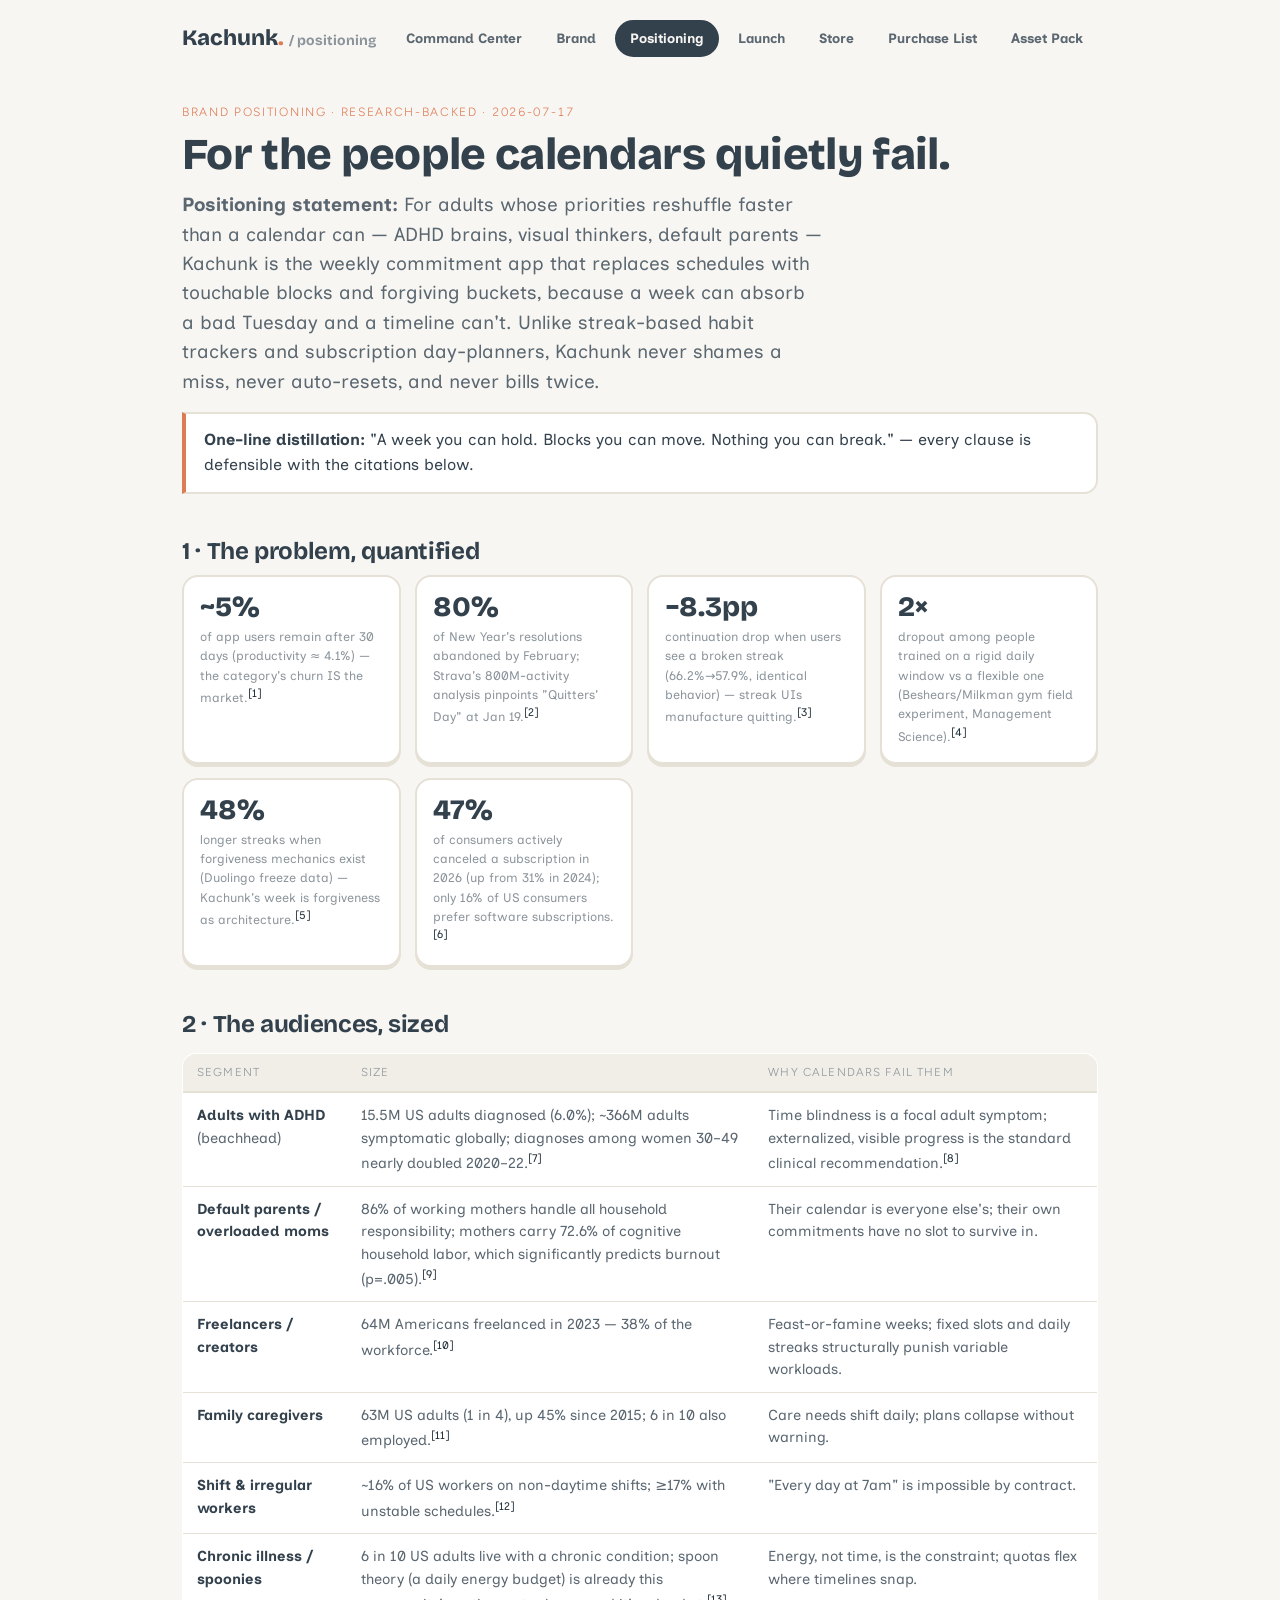
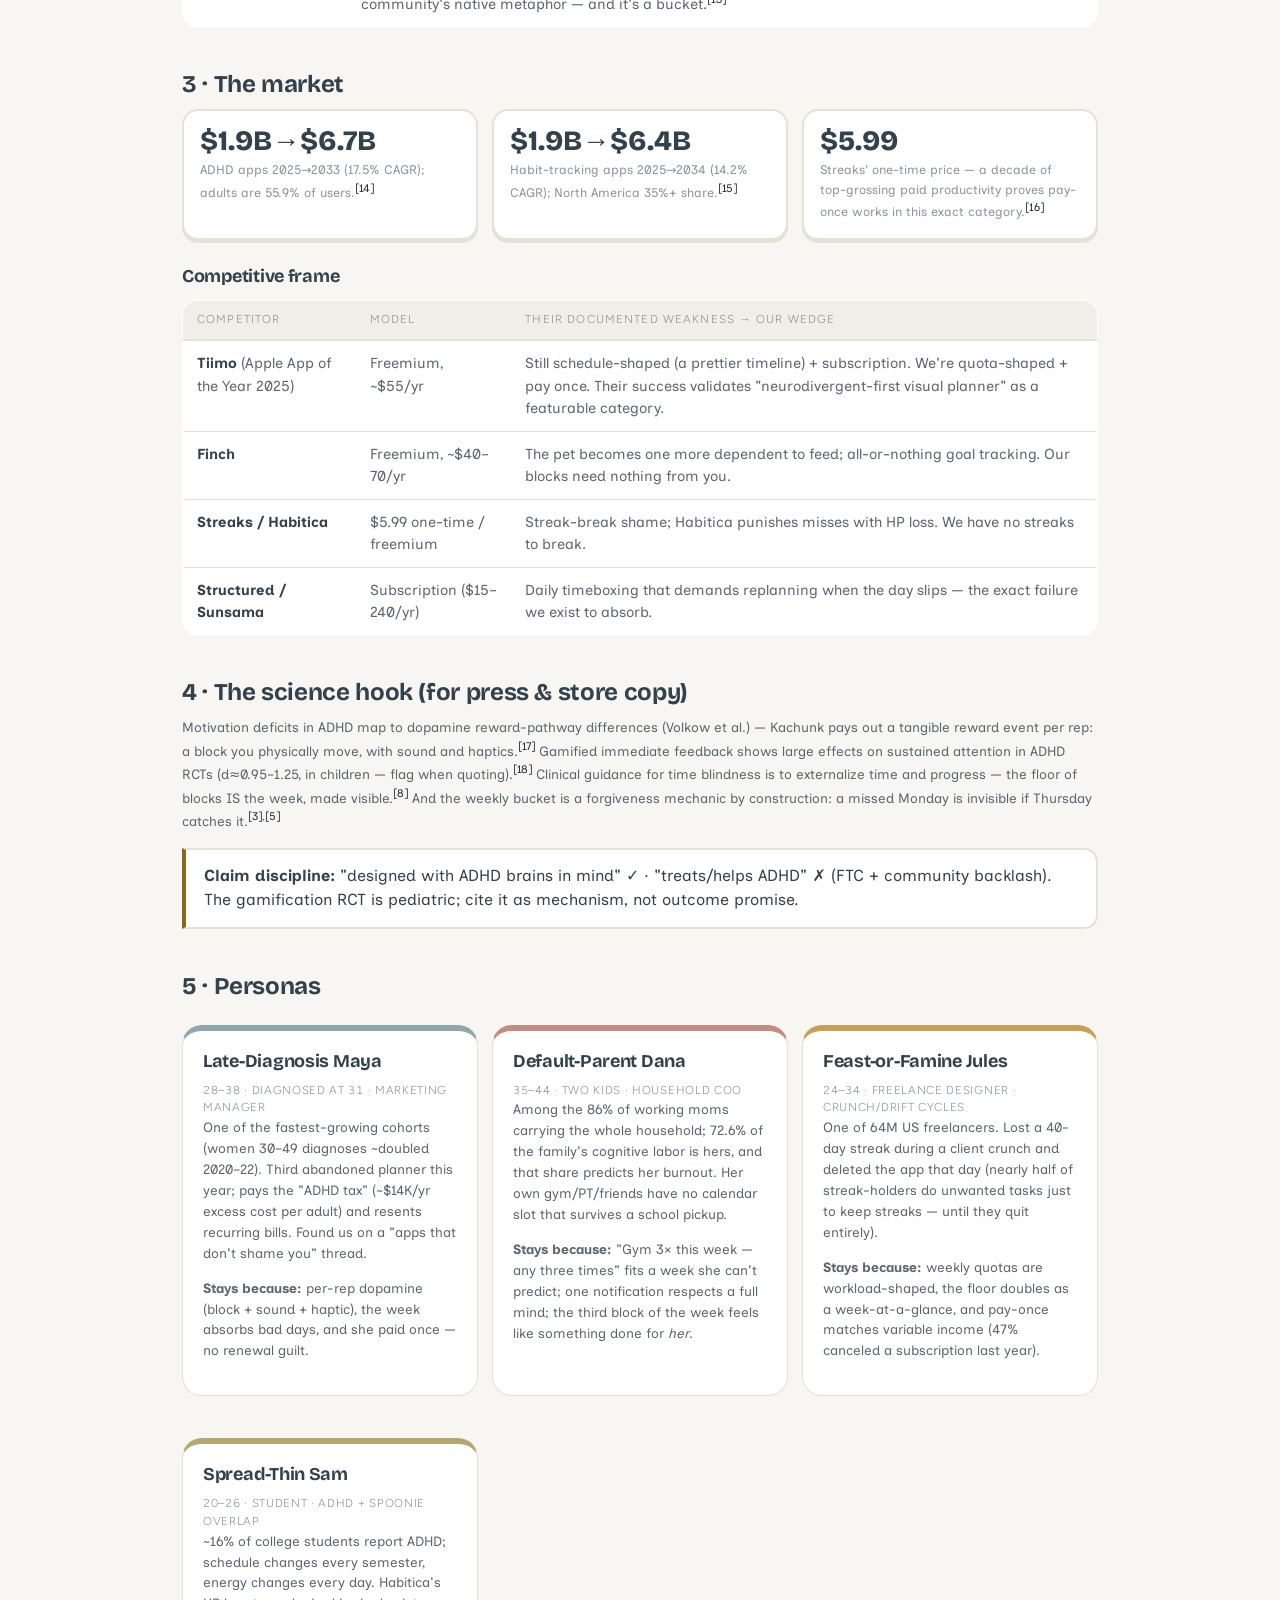
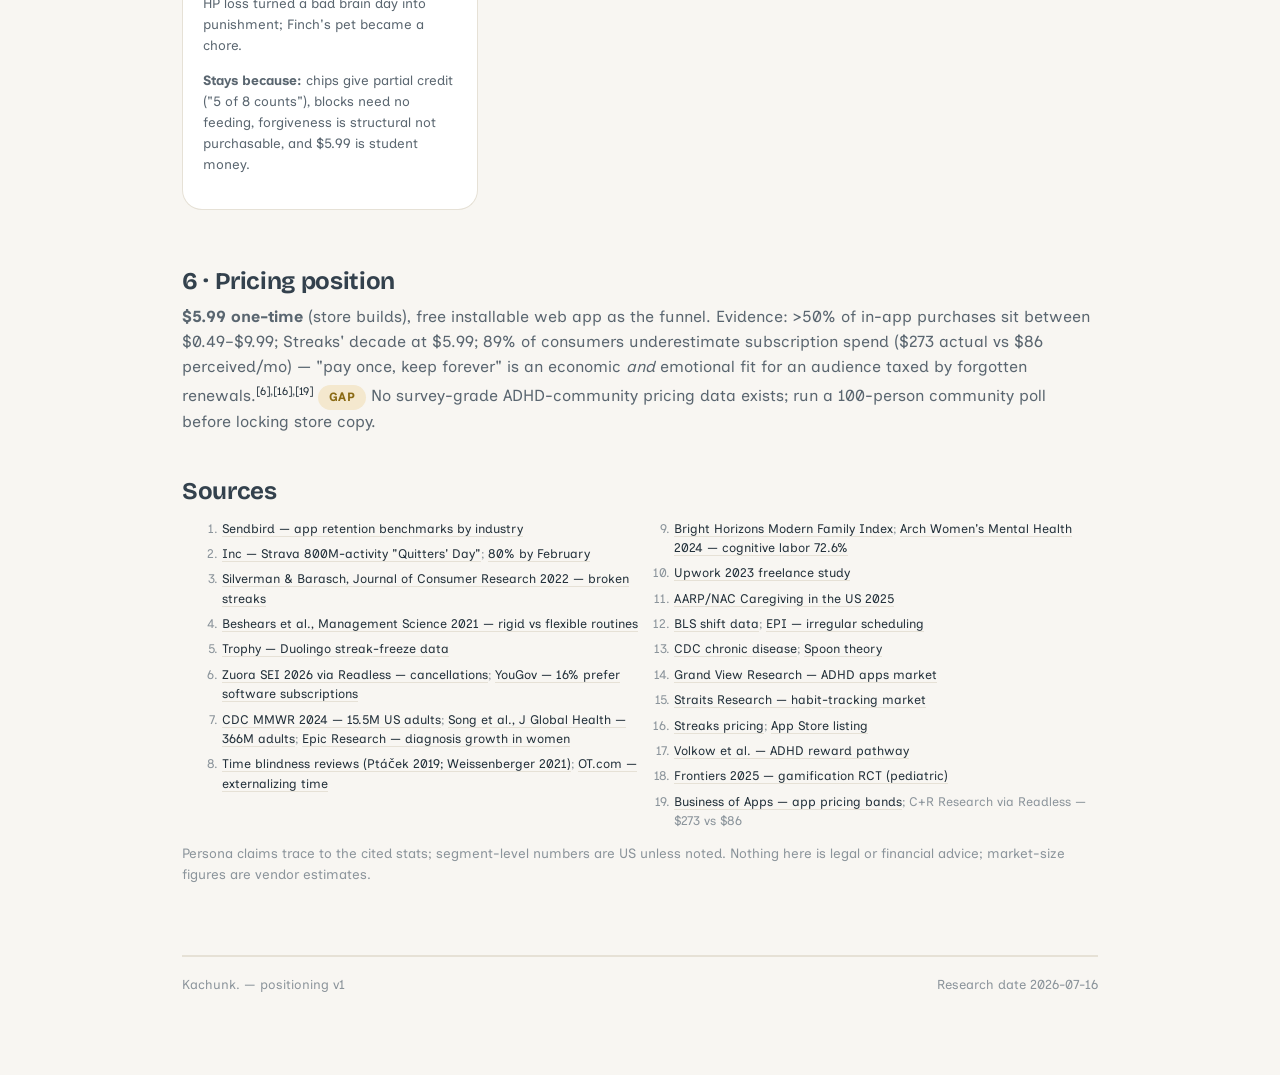
<file: docs/positioning.html>
<!doctype html>
<html lang="en">
<head>
<meta charset="utf-8"><meta name="viewport" content="width=device-width, initial-scale=1">
<title>Kachunk — Positioning & Personas</title>
<link rel="icon" type="image/svg+xml" href="../favicon.svg">
<link rel="stylesheet" href="doc.css">
<style>
.stat{background:var(--surface);border:2px solid var(--hairline);border-radius:16px;box-shadow:0 3px 0 var(--hairline);padding:16px;}
.stat .n{font-family:"Bricolage Grotesque";font-weight:800;font-size:28px;line-height:1.05;}
.stat .t{font-size:12.5px;color:var(--muted);margin-top:4px;}
.persona{border-top:6px solid var(--hairline);}
.persona.p1{border-top-color:var(--mist-d)} .persona.p2{border-top-color:var(--peachw-d)}
.persona.p3{border-top-color:var(--glow-d)} .persona.p4{border-top-color:var(--sand-d)}
.persona h3{margin-top:0}
.persona .meta{font-family:"Figtree",sans-serif;font-variant-numeric:tabular-nums;font-size:11.5px;color:var(--muted);letter-spacing:.06em;}
sup a{border:none;font-size:11px;color:var(--hero-d)}
.srcs{font-size:12.5px;color:var(--muted);columns:2;column-gap:28px;}
.srcs li{margin-bottom:6px;-webkit-column-break-inside:avoid;}
@media(max-width:700px){.srcs{columns:1}}
</style>
</head>
<body>
<header class="dochead">
  <span class="logo">Kachunk<span class="dot">.</span> <span class="muted" style="font-weight:400;font-size:14px">/ positioning</span></span>
  <nav class="docnav">
    <a href="index.html">Command Center</a><a href="brand.html">Brand</a><a class="on" href="positioning.html">Positioning</a><a href="launch.html">Launch</a><a href="store.html">Store</a><a href="purchase-list.html">Purchase List</a><a href="assets.html">Asset Pack</a>
  </nav>
</header>
<div class="wrap">
  <div class="kicker">Brand positioning · research-backed · 2026-07-17</div>
  <h1>For the people calendars quietly fail.</h1>
  <p class="lede"><strong>Positioning statement:</strong> For adults whose priorities reshuffle faster than a calendar can — ADHD brains, visual thinkers, default parents — Kachunk is the weekly commitment app that replaces schedules with touchable blocks and forgiving buckets, because a week can absorb a bad Tuesday and a timeline can't. Unlike streak-based habit trackers and subscription day-planners, Kachunk never shames a miss, never auto-resets, and never bills twice.</p>

  <div class="callout"><strong>One-line distillation:</strong> "A week you can hold. Blocks you can move. Nothing you can break." — every clause is defensible with the citations below.</div>

  <h2>1 · The problem, quantified</h2>
  <div class="grid3">
    <div class="stat"><div class="n">~5%</div><div class="t">of app users remain after 30 days (productivity ≈ 4.1%) — the category's churn IS the market.<sup><a href="#s1">[1]</a></sup></div></div>
    <div class="stat"><div class="n">80%</div><div class="t">of New Year's resolutions abandoned by February; Strava's 800M-activity analysis pinpoints "Quitters' Day" at Jan 19.<sup><a href="#s2">[2]</a></sup></div></div>
    <div class="stat"><div class="n">−8.3pp</div><div class="t">continuation drop when users see a broken streak (66.2%→57.9%, identical behavior) — streak UIs manufacture quitting.<sup><a href="#s3">[3]</a></sup></div></div>
    <div class="stat"><div class="n">2×</div><div class="t">dropout among people trained on a rigid daily window vs a flexible one (Beshears/Milkman gym field experiment, Management Science).<sup><a href="#s4">[4]</a></sup></div></div>
    <div class="stat"><div class="n">48%</div><div class="t">longer streaks when forgiveness mechanics exist (Duolingo freeze data) — Kachunk's week is forgiveness as architecture.<sup><a href="#s5">[5]</a></sup></div></div>
    <div class="stat"><div class="n">47%</div><div class="t">of consumers actively canceled a subscription in 2026 (up from 31% in 2024); only 16% of US consumers prefer software subscriptions.<sup><a href="#s6">[6]</a></sup></div></div>
  </div>

  <h2>2 · The audiences, sized</h2>
  <table>
    <tr><th>Segment</th><th>Size</th><th>Why calendars fail them</th></tr>
    <tr><td><strong>Adults with ADHD</strong> (beachhead)</td><td>15.5M US adults diagnosed (6.0%); ~366M adults symptomatic globally; diagnoses among women 30–49 nearly doubled 2020–22.<sup><a href="#s7">[7]</a></sup></td><td>Time blindness is a focal adult symptom; externalized, visible progress is the standard clinical recommendation.<sup><a href="#s8">[8]</a></sup></td></tr>
    <tr><td><strong>Default parents / overloaded moms</strong></td><td>86% of working mothers handle all household responsibility; mothers carry 72.6% of cognitive household labor, which significantly predicts burnout (p=.005).<sup><a href="#s9">[9]</a></sup></td><td>Their calendar is everyone else's; their own commitments have no slot to survive in.</td></tr>
    <tr><td><strong>Freelancers / creators</strong></td><td>64M Americans freelanced in 2023 — 38% of the workforce.<sup><a href="#s10">[10]</a></sup></td><td>Feast-or-famine weeks; fixed slots and daily streaks structurally punish variable workloads.</td></tr>
    <tr><td><strong>Family caregivers</strong></td><td>63M US adults (1 in 4), up 45% since 2015; 6 in 10 also employed.<sup><a href="#s11">[11]</a></sup></td><td>Care needs shift daily; plans collapse without warning.</td></tr>
    <tr><td><strong>Shift &amp; irregular workers</strong></td><td>~16% of US workers on non-daytime shifts; ≥17% with unstable schedules.<sup><a href="#s12">[12]</a></sup></td><td>"Every day at 7am" is impossible by contract.</td></tr>
    <tr><td><strong>Chronic illness / spoonies</strong></td><td>6 in 10 US adults live with a chronic condition; spoon theory (a daily energy budget) is already this community's native metaphor — and it's a bucket.<sup><a href="#s13">[13]</a></sup></td><td>Energy, not time, is the constraint; quotas flex where timelines snap.</td></tr>
  </table>

  <h2>3 · The market</h2>
  <div class="grid3">
    <div class="stat"><div class="n">$1.9B→$6.7B</div><div class="t">ADHD apps 2025→2033 (17.5% CAGR); adults are 55.9% of users.<sup><a href="#s14">[14]</a></sup></div></div>
    <div class="stat"><div class="n">$1.9B→$6.4B</div><div class="t">Habit-tracking apps 2025→2034 (14.2% CAGR); North America 35%+ share.<sup><a href="#s15">[15]</a></sup></div></div>
    <div class="stat"><div class="n">$5.99</div><div class="t">Streaks' one-time price — a decade of top-grossing paid productivity proves pay-once works in this exact category.<sup><a href="#s16">[16]</a></sup></div></div>
  </div>
  <h3>Competitive frame</h3>
  <table>
    <tr><th>Competitor</th><th>Model</th><th>Their documented weakness → our wedge</th></tr>
    <tr><td><strong>Tiimo</strong> (Apple App of the Year 2025)</td><td>Freemium, ~$55/yr</td><td>Still schedule-shaped (a prettier timeline) + subscription. We're quota-shaped + pay once. Their success validates "neurodivergent-first visual planner" as a featurable category.</td></tr>
    <tr><td><strong>Finch</strong></td><td>Freemium, ~$40–70/yr</td><td>The pet becomes one more dependent to feed; all-or-nothing goal tracking. Our blocks need nothing from you.</td></tr>
    <tr><td><strong>Streaks / Habitica</strong></td><td>$5.99 one-time / freemium</td><td>Streak-break shame; Habitica punishes misses with HP loss. We have no streaks to break.</td></tr>
    <tr><td><strong>Structured / Sunsama</strong></td><td>Subscription ($15–240/yr)</td><td>Daily timeboxing that demands replanning when the day slips — the exact failure we exist to absorb.</td></tr>
  </table>

  <h2>4 · The science hook (for press &amp; store copy)</h2>
  <p class="small">Motivation deficits in ADHD map to dopamine reward-pathway differences (Volkow et al.) — Kachunk pays out a tangible reward event per rep: a block you physically move, with sound and haptics.<sup><a href="#s17">[17]</a></sup> Gamified immediate feedback shows large effects on sustained attention in ADHD RCTs (d≈0.95–1.25, in children — flag when quoting).<sup><a href="#s18">[18]</a></sup> Clinical guidance for time blindness is to externalize time and progress — the floor of blocks IS the week, made visible.<sup><a href="#s8">[8]</a></sup> And the weekly bucket is a forgiveness mechanic by construction: a missed Monday is invisible if Thursday catches it.<sup><a href="#s3">[3]</a>,<a href="#s5">[5]</a></sup></p>
  <div class="callout warn"><strong>Claim discipline:</strong> "designed with ADHD brains in mind" ✓ · "treats/helps ADHD" ✗ (FTC + community backlash). The gamification RCT is pediatric; cite it as mechanism, not outcome promise.</div>

  <h2>5 · Personas</h2>
  <div class="grid2">
    <div class="card persona p1">
      <h3>Late-Diagnosis Maya</h3>
      <div class="meta">28–38 · DIAGNOSED AT 31 · MARKETING MANAGER</div>
      <p class="small">One of the fastest-growing cohorts (women 30–49 diagnoses ~doubled 2020–22). Third abandoned planner this year; pays the "ADHD tax" (~$14K/yr excess cost per adult) and resents recurring bills. Found us on a "apps that don't shame you" thread.</p>
      <p class="small"><strong>Stays because:</strong> per-rep dopamine (block + sound + haptic), the week absorbs bad days, and she paid once — no renewal guilt.</p>
    </div>
    <div class="card persona p2">
      <h3>Default-Parent Dana</h3>
      <div class="meta">35–44 · TWO KIDS · HOUSEHOLD COO</div>
      <p class="small">Among the 86% of working moms carrying the whole household; 72.6% of the family's cognitive labor is hers, and that share predicts her burnout. Her own gym/PT/friends have no calendar slot that survives a school pickup.</p>
      <p class="small"><strong>Stays because:</strong> "Gym 3× this week — any three times" fits a week she can't predict; one notification respects a full mind; the third block of the week feels like something done for <em>her</em>.</p>
    </div>
    <div class="card persona p3">
      <h3>Feast-or-Famine Jules</h3>
      <div class="meta">24–34 · FREELANCE DESIGNER · CRUNCH/DRIFT CYCLES</div>
      <p class="small">One of 64M US freelancers. Lost a 40-day streak during a client crunch and deleted the app that day (nearly half of streak-holders do unwanted tasks just to keep streaks — until they quit entirely).</p>
      <p class="small"><strong>Stays because:</strong> weekly quotas are workload-shaped, the floor doubles as a week-at-a-glance, and pay-once matches variable income (47% canceled a subscription last year).</p>
    </div>
    <div class="card persona p4">
      <h3>Spread-Thin Sam</h3>
      <div class="meta">20–26 · STUDENT · ADHD + SPOONIE OVERLAP</div>
      <p class="small">~16% of college students report ADHD; schedule changes every semester, energy changes every day. Habitica's HP loss turned a bad brain day into punishment; Finch's pet became a chore.</p>
      <p class="small"><strong>Stays because:</strong> chips give partial credit ("5 of 8 counts"), blocks need no feeding, forgiveness is structural not purchasable, and $5.99 is student money.</p>
    </div>
  </div>

  <h2>6 · Pricing position</h2>
  <p><strong>$5.99 one-time</strong> (store builds), free installable web app as the funnel. Evidence: >50% of in-app purchases sit between $0.49–$9.99; Streaks' decade at $5.99; 89% of consumers underestimate subscription spend ($273 actual vs $86 perceived/mo) — "pay once, keep forever" is an economic <em>and</em> emotional fit for an audience taxed by forgotten renewals.<sup><a href="#s6">[6]</a>,<a href="#s16">[16]</a>,<a href="#s19">[19]</a></sup> <span class="badge risk">GAP</span> No survey-grade ADHD-community pricing data exists; run a 100-person community poll before locking store copy.</p>

  <h2>Sources</h2>
  <ol class="srcs">
    <li id="s1"><a href="https://sendbird.com/blog/app-retention-benchmarks-broken-down-by-industry">Sendbird — app retention benchmarks by industry</a></li>
    <li id="s2"><a href="https://www.inc.com/jeff-haden/a-study-of-800-million-activities-predicts-most-new-years-resolutions-will-be-abandoned-on-january-19-how-you-cancreate-new-habits-that-actually-stick.html">Inc — Strava 800M-activity "Quitters' Day"</a>; <a href="https://www.abccolumbia.com/2021/12/31/research-shows-80-of-people-abandon-their-new-years-resolutions-by-february/">80% by February</a></li>
    <li id="s3"><a href="https://academic.oup.com/jcr/article/49/6/1095/6623414">Silverman &amp; Barasch, Journal of Consumer Research 2022 — broken streaks</a></li>
    <li id="s4"><a href="https://pubsonline.informs.org/doi/10.1287/mnsc.2020.3706">Beshears et al., Management Science 2021 — rigid vs flexible routines</a></li>
    <li id="s5"><a href="https://trophy.so/blog/duolingo-gamification-case-study">Trophy — Duolingo streak-freeze data</a></li>
    <li id="s6"><a href="https://www.readless.app/blog/subscription-fatigue-statistics-2026">Zuora SEI 2026 via Readless — cancellations</a>; <a href="https://business.yougov.com/content/41836-global-how-many-consumers-are-fine-monthly-softwar">YouGov — 16% prefer software subscriptions</a></li>
    <li id="s7"><a href="https://www.cdc.gov/mmwr/volumes/73/wr/mm7340a1.htm">CDC MMWR 2024 — 15.5M US adults</a>; <a href="https://jogh.org/documents/2021/jogh-11-04009.pdf">Song et al., J Global Health — 366M adults</a>; <a href="https://www.epicresearch.org/articles/number-of-adhd-patients-rising-especially-among-women/">Epic Research — diagnosis growth in women</a></li>
    <li id="s8"><a href="https://www.medicalnewstoday.com/articles/adhd-time-blindness">Time blindness reviews (Ptáček 2019; Weissenberger 2021)</a>; <a href="https://www.occupationaltherapy.com/articles/time-blindness-critical-executive-function-5790">OT.com — externalizing time</a></li>
    <li id="s9"><a href="https://www.brighthorizons.com/newsroom/archive/mental-load-impact-working-mothers-study">Bright Horizons Modern Family Index</a>; <a href="https://link.springer.com/article/10.1007/s00737-024-01490-w">Arch Women's Mental Health 2024 — cognitive labor 72.6%</a></li>
    <li id="s10"><a href="https://investors.upwork.com/news-releases/news-release-details/upwork-study-finds-64-million-americans-freelanced-2023-adding">Upwork 2023 freelance study</a></li>
    <li id="s11"><a href="https://www.aarp.org/press/releases/2025-07-24-new-report-reveals-crisis-point-for-americas-63-million-family-caregivers.html">AARP/NAC Caregiving in the US 2025</a></li>
    <li id="s12"><a href="https://www.bls.gov/news.release/flex2.t07.htm">BLS shift data</a>; <a href="https://www.epi.org/publication/irregular-work-scheduling-and-its-consequences/">EPI — irregular scheduling</a></li>
    <li id="s13"><a href="https://www.cdc.gov/chronic-disease/about/">CDC chronic disease</a>; <a href="https://en.wikipedia.org/wiki/Spoon_theory">Spoon theory</a></li>
    <li id="s14"><a href="https://www.grandviewresearch.com/industry-analysis/adhd-apps-market-report">Grand View Research — ADHD apps market</a></li>
    <li id="s15"><a href="https://straitsresearch.com/report/habit-tracking-apps-market">Straits Research — habit-tracking market</a></li>
    <li id="s16"><a href="https://66streaks.com/blog/is-streaks-app-free/">Streaks pricing</a>; <a href="https://apps.apple.com/us/app/streaks/id963034692">App Store listing</a></li>
    <li id="s17"><a href="https://pubmed.ncbi.nlm.nih.gov/20856250/">Volkow et al. — ADHD reward pathway</a></li>
    <li id="s18"><a href="https://www.frontiersin.org/journals/education/articles/10.3389/feduc.2025.1668260/full">Frontiers 2025 — gamification RCT (pediatric)</a></li>
    <li id="s19"><a href="https://www.businessofapps.com/data/app-pricing/">Business of Apps — app pricing bands</a>; C+R Research via Readless — $273 vs $86</li>
  </ol>
  <p class="small muted">Persona claims trace to the cited stats; segment-level numbers are US unless noted. Nothing here is legal or financial advice; market-size figures are vendor estimates.</p>

  <div class="footer"><span>Kachunk. — positioning v1</span><span style="margin-left:auto">Research date 2026-07-16</span></div>
</div>
</body>
</html>
</file>
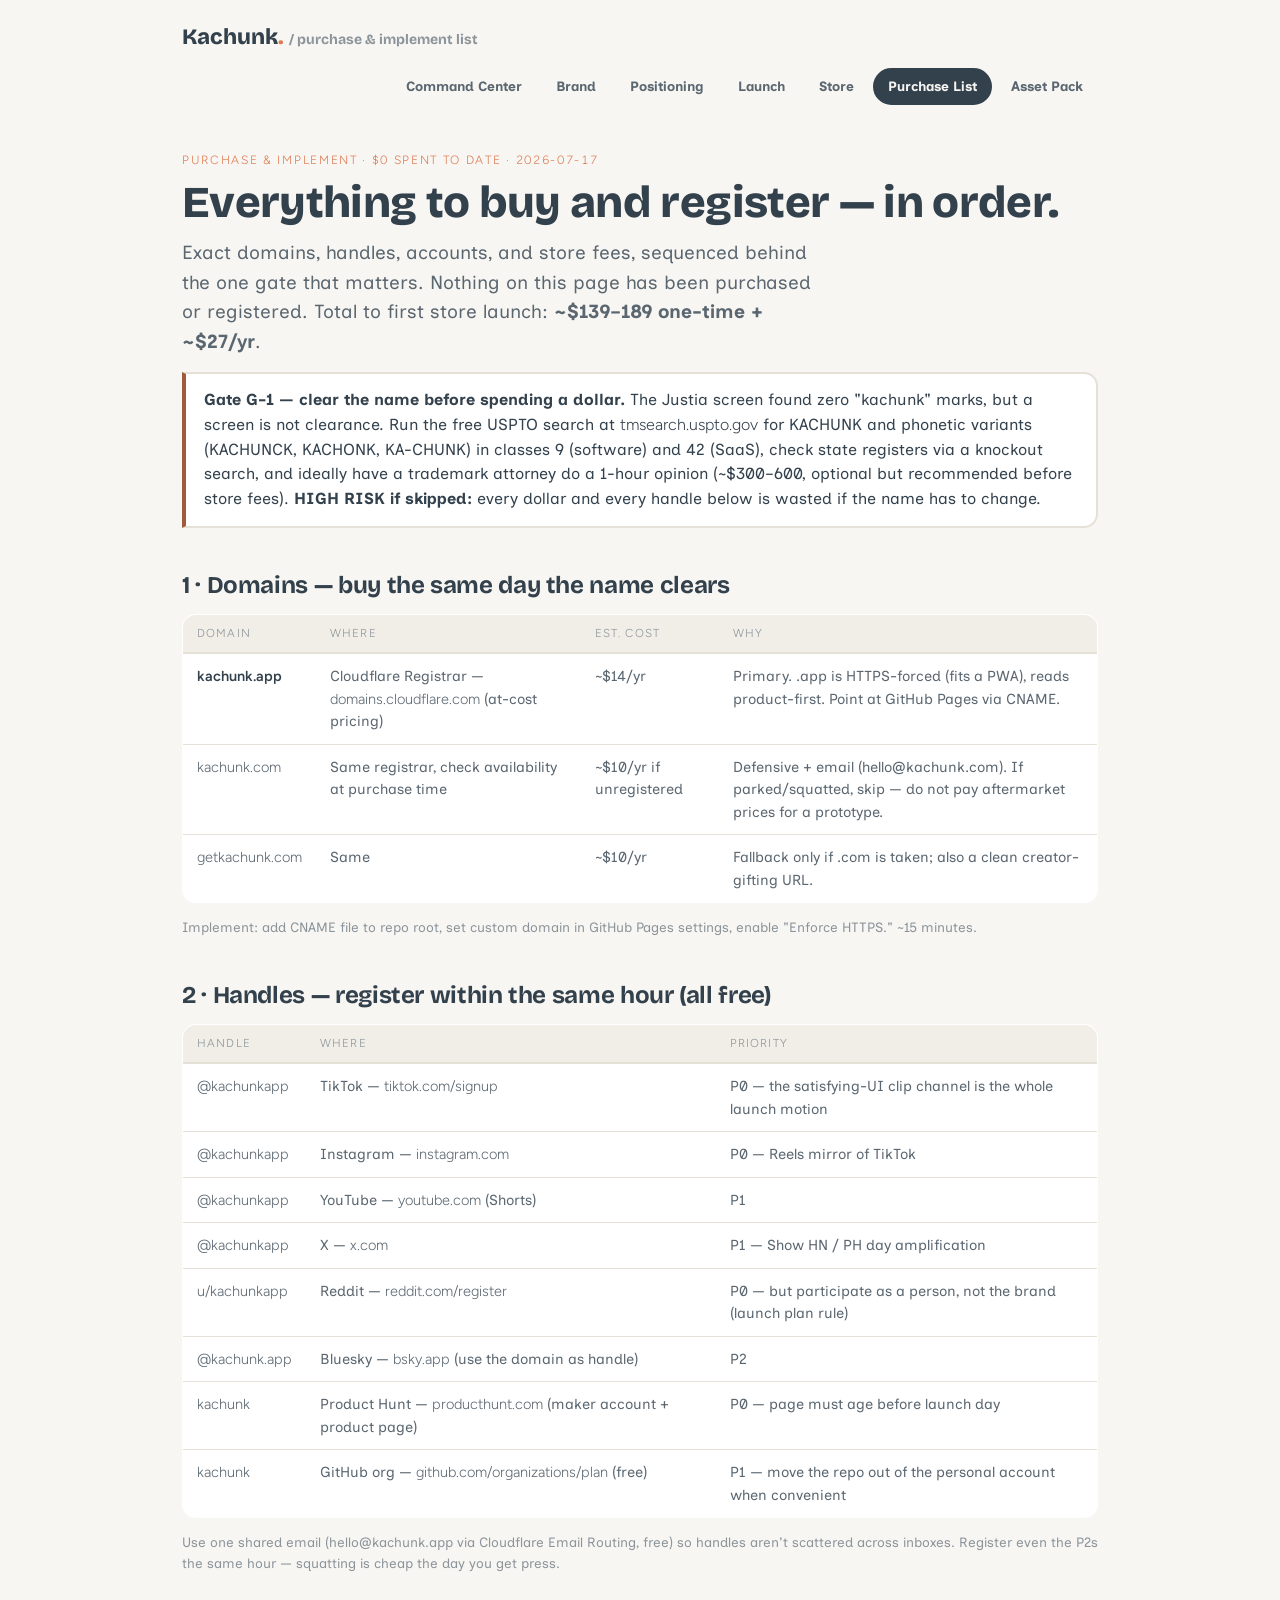
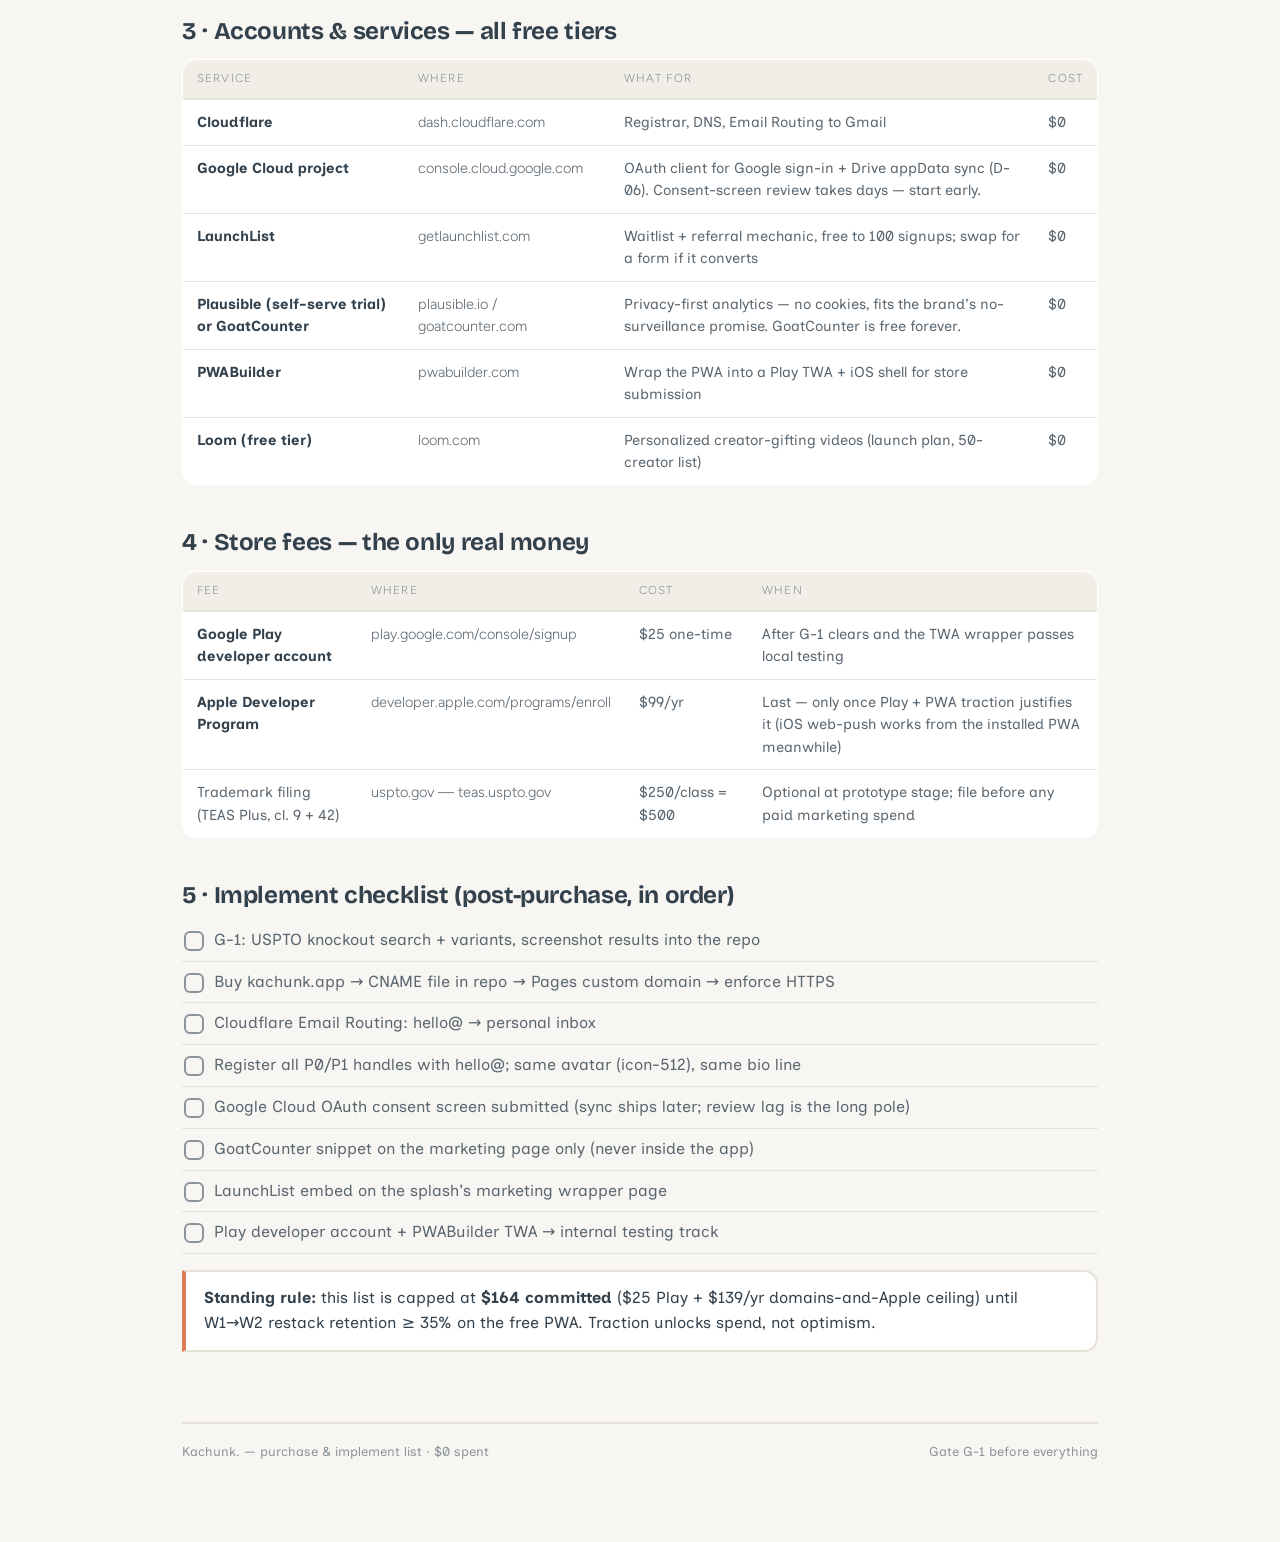
<file: docs/purchase-list.html>
<!doctype html>
<html lang="en">
<head>
<meta charset="utf-8"><meta name="viewport" content="width=device-width, initial-scale=1">
<title>Kachunk — Purchase &amp; Implement List</title>
<link rel="icon" type="image/svg+xml" href="../favicon.svg">
<link rel="stylesheet" href="doc.css">
</head>
<body>
<header class="dochead">
  <span class="logo">Kachunk<span class="dot">.</span> <span class="muted" style="font-weight:400;font-size:14px">/ purchase &amp; implement list</span></span>
  <nav class="docnav">
    <a href="index.html">Command Center</a><a href="brand.html">Brand</a><a href="positioning.html">Positioning</a><a href="launch.html">Launch</a><a href="store.html">Store</a><a class="on" href="purchase-list.html">Purchase List</a><a href="assets.html">Asset Pack</a>
  </nav>
</header>
<div class="wrap">
  <div class="kicker">Purchase &amp; implement · $0 spent to date · 2026-07-17</div>
  <h1>Everything to buy and register — in order.</h1>
  <p class="lede">Exact domains, handles, accounts, and store fees, sequenced behind the one gate that matters. Nothing on this page has been purchased or registered. Total to first store launch: <strong>~$139–189 one-time + ~$27/yr</strong>.</p>

  <div class="callout hi">
    <strong>Gate G-1 — clear the name before spending a dollar.</strong> The Justia screen found zero "kachunk" marks, but a screen is not clearance. Run the free USPTO search at <span class="mono">tmsearch.uspto.gov</span> for KACHUNK and phonetic variants (KACHUNCK, KACHONK, KA-CHUNK) in classes 9 (software) and 42 (SaaS), check state registers via a knockout search, and ideally have a trademark attorney do a 1-hour opinion (~$300–600, optional but recommended before store fees). <strong>HIGH RISK if skipped:</strong> every dollar and every handle below is wasted if the name has to change.
  </div>

  <h2>1 · Domains — buy the same day the name clears</h2>
  <table>
    <tr><th>Domain</th><th>Where</th><th>Est. cost</th><th>Why</th></tr>
    <tr><td class="mono"><strong>kachunk.app</strong></td><td>Cloudflare Registrar — <span class="mono">domains.cloudflare.com</span> (at-cost pricing)</td><td>~$14/yr</td><td>Primary. .app is HTTPS-forced (fits a PWA), reads product-first. Point at GitHub Pages via CNAME.</td></tr>
    <tr><td class="mono">kachunk.com</td><td>Same registrar, check availability at purchase time</td><td>~$10/yr if unregistered</td><td>Defensive + email (hello@kachunk.com). If parked/squatted, skip — do not pay aftermarket prices for a prototype.</td></tr>
    <tr><td class="mono">getkachunk.com</td><td>Same</td><td>~$10/yr</td><td>Fallback only if .com is taken; also a clean creator-gifting URL.</td></tr>
  </table>
  <p class="small muted">Implement: add CNAME file to repo root, set custom domain in GitHub Pages settings, enable "Enforce HTTPS." ~15 minutes.</p>

  <h2>2 · Handles — register within the same hour (all free)</h2>
  <table>
    <tr><th>Handle</th><th>Where</th><th>Priority</th></tr>
    <tr><td class="mono">@kachunkapp</td><td>TikTok — <span class="mono">tiktok.com/signup</span></td><td>P0 — the satisfying-UI clip channel is the whole launch motion</td></tr>
    <tr><td class="mono">@kachunkapp</td><td>Instagram — <span class="mono">instagram.com</span></td><td>P0 — Reels mirror of TikTok</td></tr>
    <tr><td class="mono">@kachunkapp</td><td>YouTube — <span class="mono">youtube.com</span> (Shorts)</td><td>P1</td></tr>
    <tr><td class="mono">@kachunkapp</td><td>X — <span class="mono">x.com</span></td><td>P1 — Show HN / PH day amplification</td></tr>
    <tr><td class="mono">u/kachunkapp</td><td>Reddit — <span class="mono">reddit.com/register</span></td><td>P0 — but participate as a person, not the brand (launch plan rule)</td></tr>
    <tr><td class="mono">@kachunk.app</td><td>Bluesky — <span class="mono">bsky.app</span> (use the domain as handle)</td><td>P2</td></tr>
    <tr><td class="mono">kachunk</td><td>Product Hunt — <span class="mono">producthunt.com</span> (maker account + product page)</td><td>P0 — page must age before launch day</td></tr>
    <tr><td class="mono">kachunk</td><td>GitHub org — <span class="mono">github.com/organizations/plan</span> (free)</td><td>P1 — move the repo out of the personal account when convenient</td></tr>
  </table>
  <p class="small muted">Use one shared email (hello@kachunk.app via Cloudflare Email Routing, free) so handles aren't scattered across inboxes. Register even the P2s the same hour — squatting is cheap the day you get press.</p>

  <h2>3 · Accounts &amp; services — all free tiers</h2>
  <table>
    <tr><th>Service</th><th>Where</th><th>What for</th><th>Cost</th></tr>
    <tr><td><strong>Cloudflare</strong></td><td class="mono">dash.cloudflare.com</td><td>Registrar, DNS, Email Routing to Gmail</td><td>$0</td></tr>
    <tr><td><strong>Google Cloud project</strong></td><td class="mono">console.cloud.google.com</td><td>OAuth client for Google sign-in + Drive appData sync (D-06). Consent-screen review takes days — start early.</td><td>$0</td></tr>
    <tr><td><strong>LaunchList</strong></td><td class="mono">getlaunchlist.com</td><td>Waitlist + referral mechanic, free to 100 signups; swap for a form if it converts</td><td>$0</td></tr>
    <tr><td><strong>Plausible (self-serve trial) or GoatCounter</strong></td><td class="mono">plausible.io / goatcounter.com</td><td>Privacy-first analytics — no cookies, fits the brand's no-surveillance promise. GoatCounter is free forever.</td><td>$0</td></tr>
    <tr><td><strong>PWABuilder</strong></td><td class="mono">pwabuilder.com</td><td>Wrap the PWA into a Play TWA + iOS shell for store submission</td><td>$0</td></tr>
    <tr><td><strong>Loom (free tier)</strong></td><td class="mono">loom.com</td><td>Personalized creator-gifting videos (launch plan, 50-creator list)</td><td>$0</td></tr>
  </table>

  <h2>4 · Store fees — the only real money</h2>
  <table>
    <tr><th>Fee</th><th>Where</th><th>Cost</th><th>When</th></tr>
    <tr><td><strong>Google Play developer account</strong></td><td class="mono">play.google.com/console/signup</td><td>$25 one-time</td><td>After G-1 clears and the TWA wrapper passes local testing</td></tr>
    <tr><td><strong>Apple Developer Program</strong></td><td class="mono">developer.apple.com/programs/enroll</td><td>$99/yr</td><td>Last — only once Play + PWA traction justifies it (iOS web-push works from the installed PWA meanwhile)</td></tr>
    <tr><td>Trademark filing (TEAS Plus, cl. 9 + 42)</td><td class="mono">uspto.gov — <span class="mono">teas.uspto.gov</span></td><td>$250/class = $500</td><td>Optional at prototype stage; file before any paid marketing spend</td></tr>
  </table>

  <h2>5 · Implement checklist (post-purchase, in order)</h2>
  <ul class="checklist">
    <li>G-1: USPTO knockout search + variants, screenshot results into the repo</li>
    <li>Buy kachunk.app → CNAME file in repo → Pages custom domain → enforce HTTPS</li>
    <li>Cloudflare Email Routing: hello@ → personal inbox</li>
    <li>Register all P0/P1 handles with hello@; same avatar (icon-512), same bio line</li>
    <li>Google Cloud OAuth consent screen submitted (sync ships later; review lag is the long pole)</li>
    <li>GoatCounter snippet on the marketing page only (never inside the app)</li>
    <li>LaunchList embed on the splash's marketing wrapper page</li>
    <li>Play developer account + PWABuilder TWA → internal testing track</li>
  </ul>

  <div class="callout">
    <strong>Standing rule:</strong> this list is capped at <strong>$164 committed</strong> ($25 Play + $139/yr domains-and-Apple ceiling) until W1→W2 restack retention ≥ 35% on the free PWA. Traction unlocks spend, not optimism.
  </div>

  <div class="footer"><span>Kachunk. — purchase &amp; implement list · $0 spent</span><span style="margin-left:auto">Gate G-1 before everything</span></div>
</div>
</body>
</html>
</file>
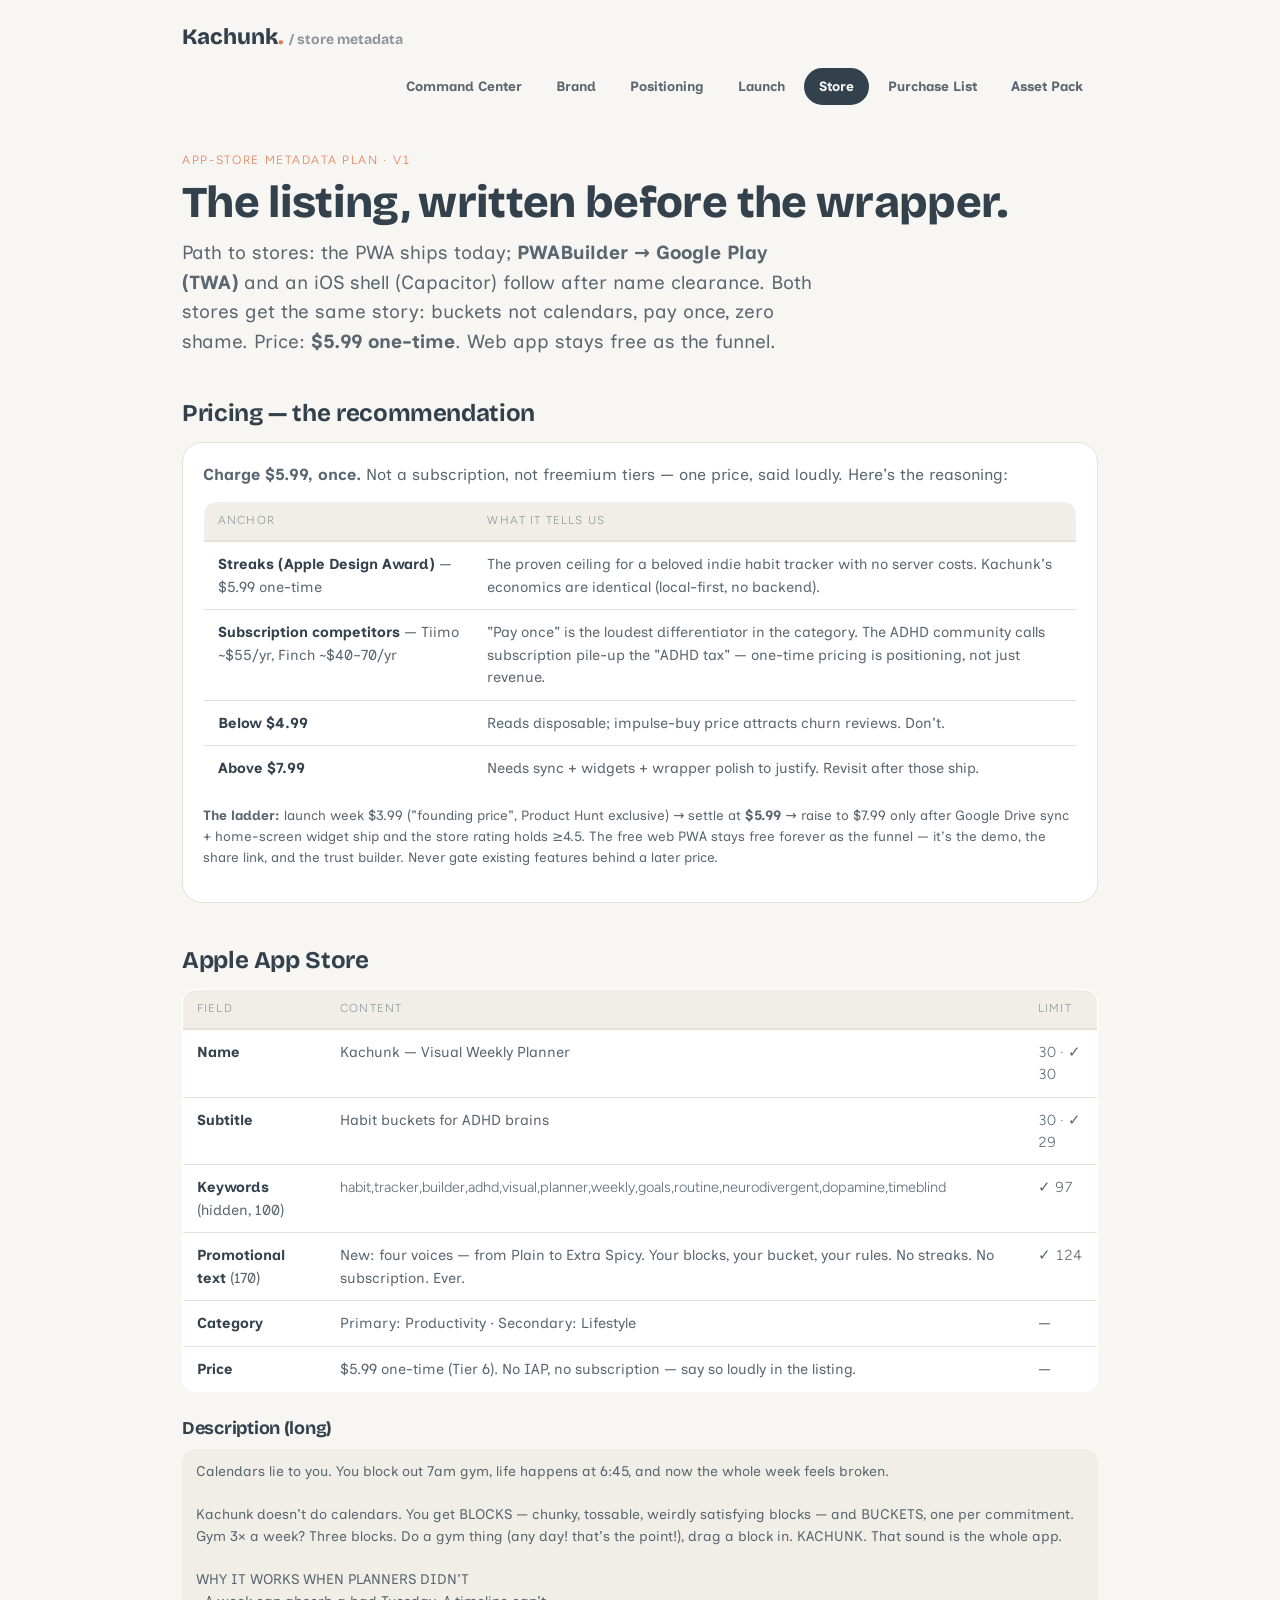
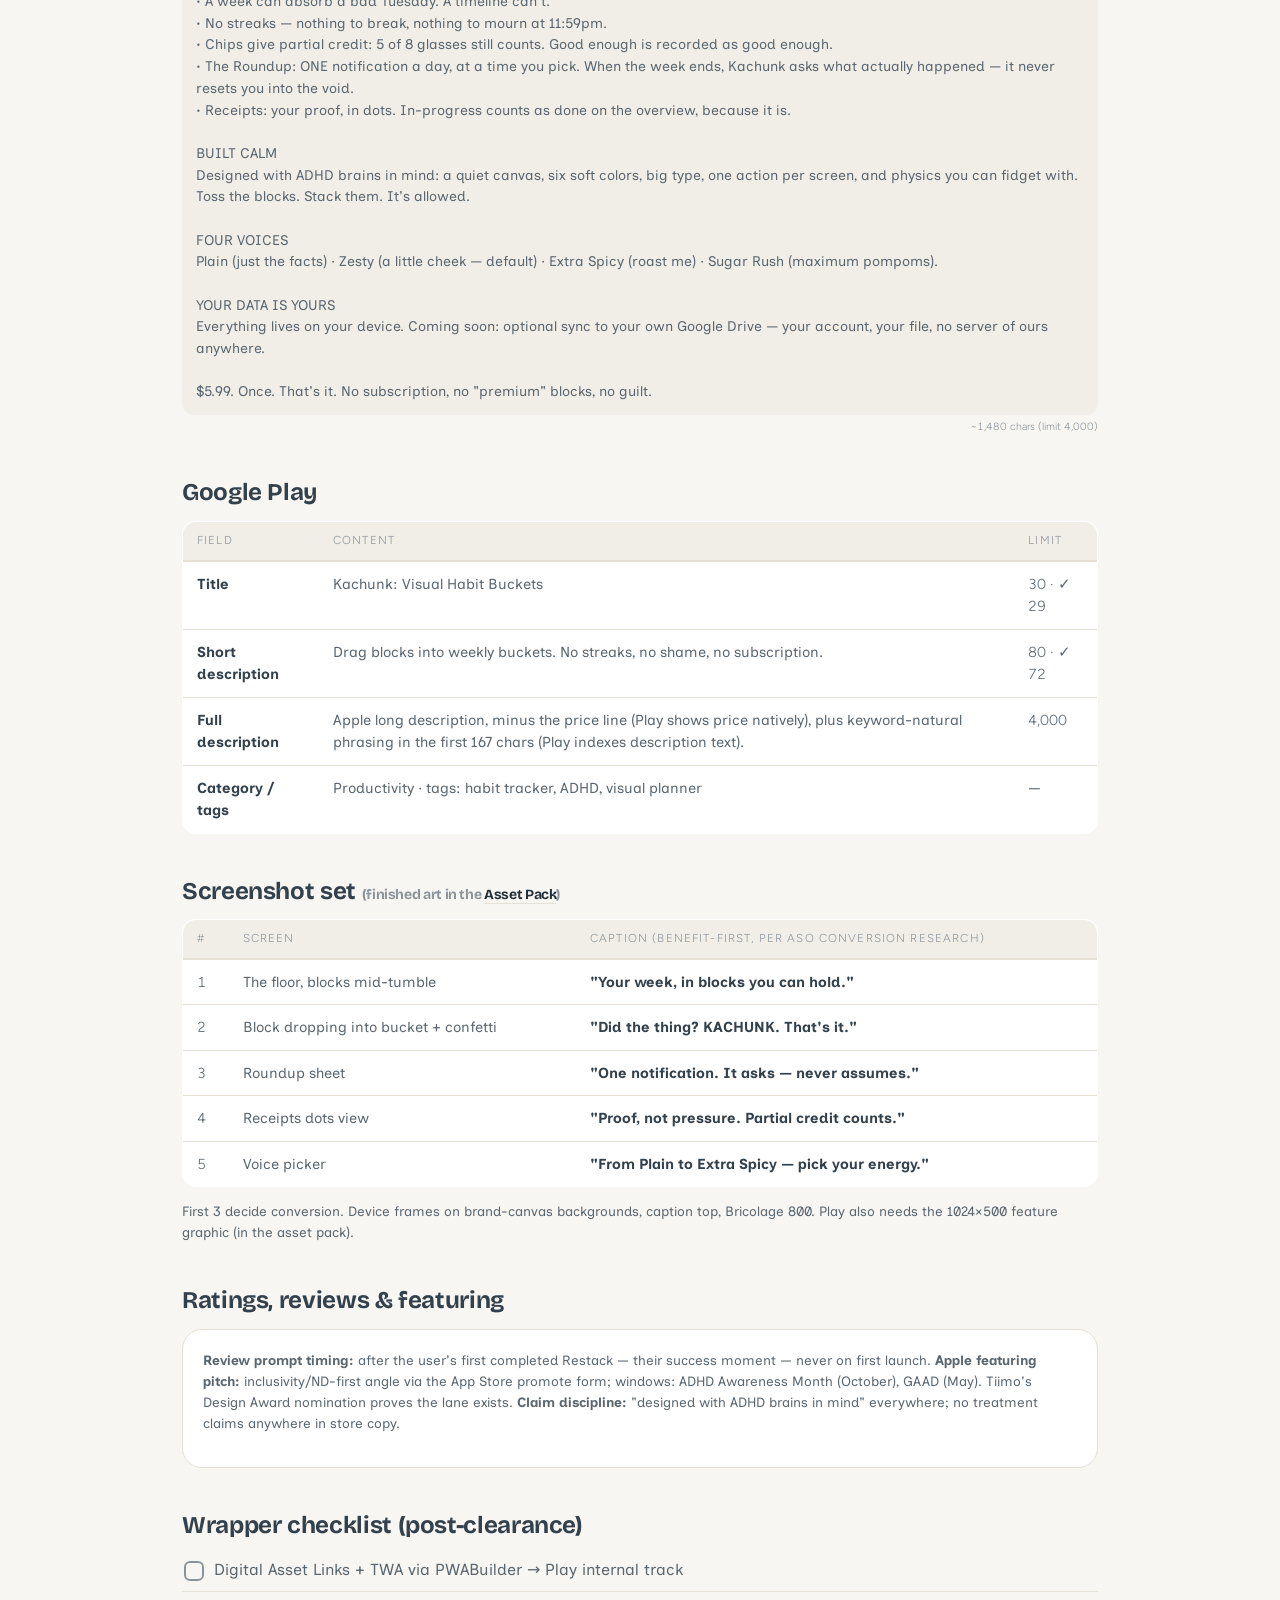
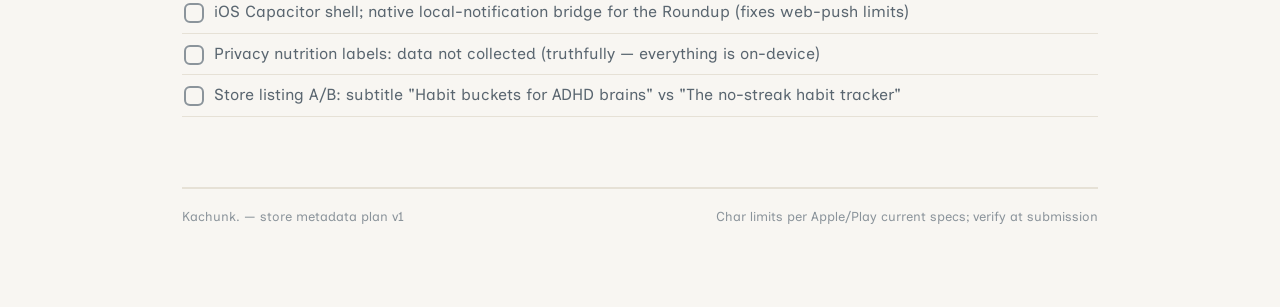
<file: docs/store.html>
<!doctype html>
<html lang="en">
<head>
<meta charset="utf-8"><meta name="viewport" content="width=device-width, initial-scale=1">
<title>Kachunk — Store Metadata Plan</title>
<link rel="icon" type="image/svg+xml" href="../favicon.svg">
<link rel="stylesheet" href="doc.css">
<style>.copyblock{background:var(--inset);border-radius:12px;padding:12px 14px;font-size:14px;white-space:pre-wrap;font-family:"Inclusive Sans",sans-serif;color:var(--text);} .charcount{font-family:"Figtree",sans-serif;font-variant-numeric:tabular-nums;font-size:10.5px;color:var(--muted);text-align:right;margin-top:4px;}</style>
</head>
<body>
<header class="dochead">
  <span class="logo">Kachunk<span class="dot">.</span> <span class="muted" style="font-weight:400;font-size:14px">/ store metadata</span></span>
  <nav class="docnav">
    <a href="index.html">Command Center</a><a href="brand.html">Brand</a><a href="positioning.html">Positioning</a><a href="launch.html">Launch</a><a class="on" href="store.html">Store</a><a href="purchase-list.html">Purchase List</a><a href="assets.html">Asset Pack</a>
  </nav>
</header>
<div class="wrap">
  <div class="kicker">App-store metadata plan · v1</div>
  <h1>The listing, written before the wrapper.</h1>
  <p class="lede">Path to stores: the PWA ships today; <strong>PWABuilder → Google Play (TWA)</strong> and an iOS shell (Capacitor) follow after name clearance. Both stores get the same story: buckets not calendars, pay once, zero shame. Price: <strong>$5.99 one-time</strong>. Web app stays free as the funnel.</p>

  <h2>Pricing — the recommendation</h2>
  <div class="card">
    <p><strong>Charge $5.99, once.</strong> Not a subscription, not freemium tiers — one price, said loudly. Here's the reasoning:</p>
    <table>
      <tr><th>Anchor</th><th>What it tells us</th></tr>
      <tr><td><strong>Streaks (Apple Design Award)</strong> — $5.99 one-time</td><td>The proven ceiling for a beloved indie habit tracker with no server costs. Kachunk's economics are identical (local-first, no backend).</td></tr>
      <tr><td><strong>Subscription competitors</strong> — Tiimo ~$55/yr, Finch ~$40–70/yr</td><td>"Pay once" is the loudest differentiator in the category. The ADHD community calls subscription pile-up the "ADHD tax" — one-time pricing is positioning, not just revenue.</td></tr>
      <tr><td><strong>Below $4.99</strong></td><td>Reads disposable; impulse-buy price attracts churn reviews. Don't.</td></tr>
      <tr><td><strong>Above $7.99</strong></td><td>Needs sync + widgets + wrapper polish to justify. Revisit after those ship.</td></tr>
    </table>
    <p class="small"><strong>The ladder:</strong> launch week $3.99 ("founding price", Product Hunt exclusive) → settle at <strong>$5.99</strong> → raise to $7.99 only after Google Drive sync + home-screen widget ship and the store rating holds ≥4.5. The free web PWA stays free forever as the funnel — it's the demo, the share link, and the trust builder. Never gate existing features behind a later price.</p>
  </div>

  <h2>Apple App Store</h2>
  <table>
    <tr><th>Field</th><th>Content</th><th>Limit</th></tr>
    <tr><td><strong>Name</strong></td><td>Kachunk — Visual Weekly Planner</td><td class="mono">30 · ✓ 30</td></tr>
    <tr><td><strong>Subtitle</strong></td><td>Habit buckets for ADHD brains</td><td class="mono">30 · ✓ 29</td></tr>
    <tr><td><strong>Keywords</strong> (hidden, 100)</td><td class="mono">habit,tracker,builder,adhd,visual,planner,weekly,goals,routine,neurodivergent,dopamine,timeblind</td><td class="mono">✓ 97</td></tr>
    <tr><td><strong>Promotional text</strong> (170)</td><td>New: four voices — from Plain to Extra Spicy. Your blocks, your bucket, your rules. No streaks. No subscription. Ever.</td><td class="mono">✓ 124</td></tr>
    <tr><td><strong>Category</strong></td><td>Primary: Productivity · Secondary: Lifestyle</td><td>—</td></tr>
    <tr><td><strong>Price</strong></td><td>$5.99 one-time (Tier 6). No IAP, no subscription — say so loudly in the listing.</td><td>—</td></tr>
  </table>
  <h3>Description (long)</h3>
  <div class="copyblock">Calendars lie to you. You block out 7am gym, life happens at 6:45, and now the whole week feels broken.

Kachunk doesn't do calendars. You get BLOCKS — chunky, tossable, weirdly satisfying blocks — and BUCKETS, one per commitment. Gym 3× a week? Three blocks. Do a gym thing (any day! that's the point!), drag a block in. KACHUNK. That sound is the whole app.

WHY IT WORKS WHEN PLANNERS DIDN'T
• A week can absorb a bad Tuesday. A timeline can't.
• No streaks — nothing to break, nothing to mourn at 11:59pm.
• Chips give partial credit: 5 of 8 glasses still counts. Good enough is recorded as good enough.
• The Roundup: ONE notification a day, at a time you pick. When the week ends, Kachunk asks what actually happened — it never resets you into the void.
• Receipts: your proof, in dots. In-progress counts as done on the overview, because it is.

BUILT CALM
Designed with ADHD brains in mind: a quiet canvas, six soft colors, big type, one action per screen, and physics you can fidget with. Toss the blocks. Stack them. It's allowed.

FOUR VOICES
Plain (just the facts) · Zesty (a little cheek — default) · Extra Spicy (roast me) · Sugar Rush (maximum pompoms).

YOUR DATA IS YOURS
Everything lives on your device. Coming soon: optional sync to your own Google Drive — your account, your file, no server of ours anywhere.

$5.99. Once. That's it. No subscription, no "premium" blocks, no guilt.</div>
  <div class="charcount">~1,480 chars (limit 4,000)</div>

  <h2>Google Play</h2>
  <table>
    <tr><th>Field</th><th>Content</th><th>Limit</th></tr>
    <tr><td><strong>Title</strong></td><td>Kachunk: Visual Habit Buckets</td><td class="mono">30 · ✓ 29</td></tr>
    <tr><td><strong>Short description</strong></td><td>Drag blocks into weekly buckets. No streaks, no shame, no subscription.</td><td class="mono">80 · ✓ 72</td></tr>
    <tr><td><strong>Full description</strong></td><td>Apple long description, minus the price line (Play shows price natively), plus keyword-natural phrasing in the first 167 chars (Play indexes description text).</td><td class="mono">4,000</td></tr>
    <tr><td><strong>Category / tags</strong></td><td>Productivity · tags: habit tracker, ADHD, visual planner</td><td>—</td></tr>
  </table>

  <h2>Screenshot set <span class="muted" style="font-size:14px">(finished art in the <a href="assets.html">Asset Pack</a>)</span></h2>
  <table>
    <tr><th>#</th><th>Screen</th><th>Caption (benefit-first, per ASO conversion research)</th></tr>
    <tr><td class="mono">1</td><td>The floor, blocks mid-tumble</td><td><strong>"Your week, in blocks you can hold."</strong></td></tr>
    <tr><td class="mono">2</td><td>Block dropping into bucket + confetti</td><td><strong>"Did the thing? KACHUNK. That's it."</strong></td></tr>
    <tr><td class="mono">3</td><td>Roundup sheet</td><td><strong>"One notification. It asks — never assumes."</strong></td></tr>
    <tr><td class="mono">4</td><td>Receipts dots view</td><td><strong>"Proof, not pressure. Partial credit counts."</strong></td></tr>
    <tr><td class="mono">5</td><td>Voice picker</td><td><strong>"From Plain to Extra Spicy — pick your energy."</strong></td></tr>
  </table>
  <p class="small">First 3 decide conversion. Device frames on brand-canvas backgrounds, caption top, Bricolage 800. Play also needs the 1024×500 feature graphic (in the asset pack).</p>

  <h2>Ratings, reviews &amp; featuring</h2>
  <div class="card">
    <p class="small"><strong>Review prompt timing:</strong> after the user's first completed Restack — their success moment — never on first launch. <strong>Apple featuring pitch:</strong> inclusivity/ND-first angle via the App Store promote form; windows: ADHD Awareness Month (October), GAAD (May). Tiimo's Design Award nomination proves the lane exists. <strong>Claim discipline:</strong> "designed with ADHD brains in mind" everywhere; no treatment claims anywhere in store copy.</p>
  </div>

  <h2>Wrapper checklist (post-clearance)</h2>
  <ul class="checklist">
    <li>Digital Asset Links + TWA via PWABuilder → Play internal track</li>
    <li>iOS Capacitor shell; native local-notification bridge for the Roundup (fixes web-push limits)</li>
    <li>Privacy nutrition labels: data not collected (truthfully — everything is on-device)</li>
    <li>Store listing A/B: subtitle "Habit buckets for ADHD brains" vs "The no-streak habit tracker"</li>
  </ul>

  <div class="footer"><span>Kachunk. — store metadata plan v1</span><span style="margin-left:auto">Char limits per Apple/Play current specs; verify at submission</span></div>
</div>
</body>
</html>
</file>
<file: styles.css>
/* ── bundled brand fonts (offline-first) ── */
@font-face{font-family:"Bricolage Grotesque";font-weight:600;src:url("fonts/bricolage-grotesque-latin-600-normal.woff2") format("woff2");font-display:swap;}
@font-face{font-family:"Bricolage Grotesque";font-weight:700;src:url("fonts/bricolage-grotesque-latin-700-normal.woff2") format("woff2");font-display:swap;}
@font-face{font-family:"Bricolage Grotesque";font-weight:800;src:url("fonts/bricolage-grotesque-latin-800-normal.woff2") format("woff2");font-display:swap;}
@font-face{font-family:"Inclusive Sans";font-weight:400;src:url("fonts/inclusive-sans-latin-400-normal.woff2") format("woff2");font-display:swap;}
@font-face{font-family:"Inclusive Sans";font-weight:600;src:url("fonts/inclusive-sans-latin-600-normal.woff2") format("woff2");font-display:swap;}
@font-face{font-family:"Inclusive Sans";font-weight:700;src:url("fonts/inclusive-sans-latin-700-normal.woff2") format("woff2");font-display:swap;}
@font-face{font-family:"Figtree";font-weight:300;src:url("fonts/figtree-latin-300-normal.woff2") format("woff2");font-display:swap;}
@font-face{font-family:"Figtree";font-weight:400;src:url("fonts/figtree-latin-400-normal.woff2") format("woff2");font-display:swap;}
@font-face{font-family:"Figtree";font-weight:600;src:url("fonts/figtree-latin-600-normal.woff2") format("woff2");font-display:swap;}
@font-face{font-family:"Figtree";font-weight:700;src:url("fonts/figtree-latin-700-normal.woff2") format("woff2");font-display:swap;}

/* ═══════════════════════════════════════════════
   KACHUNK — brand stylesheet v2 "blueberry milk"
   Calm canvas + soft-dopamine flat blocks. Line icons only.
   Fonts: Bricolage Grotesque (display) · Inclusive Sans (UI) · Fragment Mono (numbers)
   Flat law: fill + 2px same-hue darker border + hard offset shadow. No gloss. No gradients.
   ═══════════════════════════════════════════════ */

:root{
  --bg:#F8F6F2;           /* neutral warm paper */
  --surface:#FFFFFF;
  --inset:#F1EEE7;
  --inset-2:#EFEBE2;      /* today-zone paper */
  --hairline:#E6E1D6;
  --ink:#33414D;          /* slate ink */
  --text:#5A6670;
  --muted:#5E6770;
  --hero:#AD5636;         /* primary action — deep terracotta (4.7:1 vs paper text, WCAG AA) */
  --hero-d:#22303A;
  --hero-ink:#F8F6F2;
  --mark:#DD7C54;         /* terracotta — accents */
  --aqua:#8FB0BC;         /* the mark block — light blue-aqua */
  --mark-d:#B95F3D;
  --honey:#DFC289;        /* wordmark period + small accents */
  --good:#6F8F74;
  --good-ink:#4E7254;  /* green for TEXT on paper — AA; fills keep --good */
  --good-soft:#E4EBE6;
  --danger-soft:#F0DCD2;
  --danger-ink:#A05B3D;
  --r-sm:12px; --r-md:18px; --r-lg:24px;
  --peachwhisper:#F4C7BA; --gentlemist:#D1DBD4; --goldenglow:#FDDAA1;
  --cloudyhaze:#FDF9EF; --dreamysand:#EDE5B9; --softhoney:#DFC289;
}
/* Theme is app-controlled (Settings → Appearance), never browser-controlled:
   `only light` opts out of browser auto-dark force-inversion; the dark theme
   applies via html[data-theme=dark] so both modes are designed, not derived. */
:root{color-scheme:only light; --tint:rgba(51,65,77,.05); --tint-line:rgba(51,65,77,.07);}
html[data-theme="dark"]{
  color-scheme:dark;
  --bg:#1E262D; --surface:#28323B; --inset:#242E36; --inset-2:#222C34; --hairline:#3A454F;
  --ink:#E9EDF0; --text:#C2CBD2; --muted:#A5B1BB;
  --good:#8FB694; --good-ink:#8FB694; --good-soft:#2C3B31;
  --danger-soft:#43302A; --danger-ink:#E0A183;
  --tint:rgba(233,237,240,.06); --tint-line:rgba(233,237,240,.08);
}

*{box-sizing:border-box; -webkit-tap-highlight-color:transparent;}
[hidden]{display:none !important;}
html,body{height:100%;}
body{
  margin:0; background:var(--bg); color:var(--ink);
  font-family:"Inclusive Sans",system-ui,-apple-system,sans-serif;
  font-size:16px; line-height:1.5;
  overscroll-behavior:none;
}
.mono{font-family:"Figtree",sans-serif;font-variant-numeric:tabular-nums;font-weight:600;}
.muted{color:var(--muted);}
h1,h2,h3{font-family:"Bricolage Grotesque",system-ui,sans-serif; font-weight:700; margin:0; letter-spacing:-0.015em;}

/* ── screens ── */
.screen{position:fixed; inset:0; display:none; flex-direction:column; background:var(--bg);}
.screen.active{display:flex;}

/* ── logo ── */
.logo{font-family:"Bricolage Grotesque",sans-serif; font-weight:800; font-size:33px; color:var(--ink); line-height:1;}
.logo-dot{color:var(--mark);}
.logo-sm{font-size:21px;}

/* ── buttons: flat tile language ── */
.btn{
  appearance:none; cursor:pointer; font-family:inherit;
  font-size:16px; font-weight:600; border-radius:999px;
  padding:14px 26px; border:2px solid transparent;
  transition:transform .08s ease, box-shadow .08s ease;
}
.btn-primary{
  background:var(--ink); color:var(--bg);
  border-color:transparent;
}
.btn-primary:active{opacity:.88;}
.btn-big{font-size:17px; padding:16px 34px; width:min(320px,82vw);}
.btn-ghost{background:var(--inset); color:var(--ink); border-color:transparent;}
.btn-add{background:transparent; color:var(--text); border:1.5px dashed rgba(94,103,112,.35); border-radius:999px;}
html[data-theme="dark"] .btn-add{border-color:rgba(233,237,240,.3);}
.btn-add:active{background:var(--inset);}
.btn-ghost:active{opacity:.85;}


.btn-icon{
  appearance:none; background:transparent; border:none; cursor:pointer;
  width:44px; height:44px; border-radius:14px; color:var(--ink);
  display:inline-flex; align-items:center; justify-content:center; font-size:20px;
}
.btn-icon:active{background:var(--inset);}
.btn-icon svg{width:23px;height:23px;stroke:var(--ink);stroke-width:1;fill:none;stroke-linecap:round;stroke-linejoin:round;}
.btn-danger{background:transparent;color:var(--danger-ink);border:2px solid var(--danger-soft); border-radius:999px; padding:12px 22px; font:inherit; font-weight:600; cursor:pointer;}

/* ── splash — refined, Pinterest-grade air ── */
#screen-splash{align-items:center; justify-content:center; text-align:center;}
.splash-inner{display:flex; flex-direction:column; align-items:center; padding:24px; max-width:400px;}
.mark-block{
  width:92px; height:92px; border-radius:24px; background:var(--aqua);
  transform:rotate(-8deg);
  box-shadow:0 22px 34px -16px rgba(51,65,77,.42), inset 0 -5px 0 rgba(0,0,0,.08), inset 0 2px 0 rgba(255,255,255,.35);
  display:flex; align-items:center; justify-content:center;
  font-family:"Bricolage Grotesque",sans-serif; font-weight:800; font-size:46px; color:#FDFBF7;
  margin-bottom:40px;
}
.mark-block b{font-weight:800;}
.mark-block span{color:#DD7C54;}
.tagline{font-size:15.5px; color:var(--text); margin:14px 0 44px; line-height:1.65;}
.tagline strong{display:block; font-weight:700; color:var(--ink); margin-bottom:12px;}
.fineprint{font-size:13.5px; color:var(--muted); margin-top:18px; line-height:1.7;}
@media (prefers-reduced-motion: reduce){ .mark-block{transform:rotate(-8deg);} }

/* ── onboarding ── */
.ob-head{display:flex; align-items:center; justify-content:space-between; padding:14px 16px 4px;}
.ob-steps{display:flex; gap:8px;}
.ob-steps i{width:26px; height:6px; border-radius:99px; background:var(--hairline);}
.ob-steps i.on{background:var(--ink);}

.ob-body{flex:1; overflow-y:auto; padding:10px 22px 20px;}
.ob-foot{padding:12px 22px calc(18px + env(safe-area-inset-bottom)); display:flex; justify-content:center;}
.ob-title{font-size:29px; font-weight:800; margin:12px 0 4px;}
.ob-sub{color:var(--text); margin:0 0 18px; font-size:15px;}

.chip-grid{display:flex; flex-wrap:wrap; gap:10px; margin-bottom:18px;}
.chip{
  display:inline-flex; align-items:center; gap:8px;
  border:1px solid var(--hairline); background:var(--surface); color:var(--ink);
  border-radius:999px; padding:9px 16px; font-weight:600; font-size:14.5px; cursor:pointer;
   font-family:inherit;
}
.chip svg{width:17px;height:17px;stroke:currentColor;stroke-width:1;fill:none;stroke-linecap:round;stroke-linejoin:round;}
.chip.on{border-color:var(--hero-d); background:var(--ink); color:var(--bg); }

/* pick-step bucket cards (inline setup — no per-bucket pages) */
.pk-grid{display:grid; grid-template-columns:1fr 1fr; gap:10px; margin-bottom:14px;}
.pk-card{display:flex; align-items:center; gap:9px; text-align:left; appearance:none; font-family:inherit; cursor:pointer;
  background:#FAF5EA; color:#33414D; border:none; border-radius:14px; padding:11px 12px; font-weight:600; font-size:15.5px; min-width:0;}
.pk-card > svg{width:18px; height:18px; stroke:currentColor; stroke-width:1.1; fill:none; stroke-linecap:round; stroke-linejoin:round; flex:none;}
.pk-card .pk-name{flex:1; min-width:0; line-height:1.25;}
.pk-card .pk-act{flex:none; width:24px; height:24px; border-radius:8px; display:flex; align-items:center; justify-content:center; color:#5E6770; font-size:17px; font-weight:700;}
.pk-card .pk-act svg{width:15px; height:15px; stroke:currentColor; stroke-width:1.3; fill:none; stroke-linecap:round; stroke-linejoin:round;}
.pk-card.on{background:#FFFFFF; box-shadow:inset 0 0 0 1.5px #DD7C54;}
.pk-card .pk-sw{width:28px; height:28px; border-radius:9px; border-width:1.5px; cursor:inherit;}
.pk-card .pk-sw svg{width:15px; height:15px;}
.pk-expand{grid-column:1/-1;}
.pk-expand .be-card{margin-bottom:0;}
.pk-cat{grid-column:1/-1; font-size:13.5px; font-weight:700; letter-spacing:.09em; text-transform:uppercase; color:rgba(51,65,77,.72); padding:8px 2px 0;}
.pk-cat:first-child{padding-top:0;}
.pk-more{background:rgba(253,251,247,.55); box-shadow:inset 0 0 0 1.5px rgba(51,65,77,.18); color:rgba(51,65,77,.8);}
@media(max-width:344px){ .pk-grid{gap:8px;} .pk-card{padding:11px 10px; gap:8px; font-size:15px;} .pk-card .pk-act{width:20px;} }

.color-row{
  display:flex; align-items:center; gap:12px; background:var(--surface);
  border:1px solid var(--hairline); border-radius:var(--r-md);
  padding:12px 14px; margin-bottom:10px; 
}
.swatch{
  width:40px; height:40px; border-radius:13px; cursor:pointer; flex:none;
  display:flex; align-items:center; justify-content:center; border:2px solid rgba(43,42,58,.18);
}
.swatch svg{width:20px;height:20px;stroke:var(--swk,#33414D);stroke-width:1.1;fill:none;stroke-linecap:round;stroke-linejoin:round;}

/* block palette picker */
.pal-card{
  display:flex; align-items:center; gap:13px; width:100%; text-align:left; cursor:pointer;
  appearance:none; font-family:inherit; border:none; background:var(--inset);
  border-radius:18px; padding:14px 16px; margin-bottom:8px; color:var(--ink);
}
.pal-card.on{box-shadow:inset 0 0 0 1.5px rgba(221,124,84,.45); background:rgba(221,124,84,.05);}
.pal-card .pc-name{font-weight:700; font-size:15.5px; display:block;}
.pal-card .pc-hint{font-size:14px; color:var(--muted);}
.pal-dots{display:flex; gap:5px; margin-left:auto; flex:none;}
.pal-dots i{width:17px; height:17px; border-radius:6px; display:block;}
#screen-onboard .pal-card{background:#FAF6EE; color:#33414D;}
#screen-onboard .pal-card .pc-hint{color:#5E6770;}
#screen-onboard .pal-card.on{box-shadow:inset 0 0 0 1.5px rgba(221,124,84,.55); background:#FFFFFF;}
.pal-dots i.empty{background:var(--inset); box-shadow:none; border:none;}
#screen-onboard .pal-dots i.empty{background:#EFEAE0;}
.sp-del{flex:none; margin-left:2px; color:var(--muted); font-size:14px; padding:4px 2px 4px 8px; opacity:.7;}

/* tap-to-edit rows + drag reorder */
.cr-tap{cursor:pointer;}
.cr-name{flex:0 1 auto; max-width:56%; font-weight:700; font-size:16.5px; min-width:0; line-height:1.25;}
.cr-meta{font-size:13.5px; color:var(--muted); flex:1 1 0; min-width:0; text-align:right; line-height:1.35; margin-left:auto;}
.cr-meta svg{width:13px; height:13px; stroke:currentColor; stroke-width:2; fill:none; vertical-align:-2px; stroke-linecap:round; stroke-linejoin:round;}
.cr-chev{color:var(--muted); font-size:19px; flex:none; padding-left:2px; opacity:.7;}
.cr-pencil{color:var(--muted); flex:none; opacity:.75; padding-left:2px; display:flex; align-items:center;}
.cr-pencil svg{width:16px; height:16px; stroke:currentColor; stroke-width:1.3; fill:none; stroke-linecap:round; stroke-linejoin:round;}
.be-card{border-color:rgba(221,124,84,.5);}
#recapList .be-card{color:var(--ink); margin-bottom:10px;}
.drag-h{
  flex:none; color:var(--muted); opacity:.95; font-size:15px; letter-spacing:1px;
  padding:8px 6px 8px 2px; cursor:grab; user-select:none; -webkit-user-select:none;
}
.dragging{position:relative; z-index:5; opacity:.92; box-shadow:0 10px 26px -10px rgba(0,0,0,.35) !important; transition:none !important;}
.recap-row .drag-h{padding:4px 4px 4px 0;}

/* split labels (bucket editor + onboarding bucket step) */
.be-lab{font-weight:700; font-size:14.5px; color:var(--ink); margin:18px 0 8px; line-height:1.3;}
.be-name{font-style:italic; font-weight:800;} /* the bucket's own name, echoed in a question */
.be-lab span{display:block; font-weight:400; font-size:13.5px; color:var(--muted); margin-top:2px;}
/* settings-style groups in the bucket editor: header → quiet card → note, with real air */
.be-group{margin-top:24px;}
.be-group .be-lab{margin:0 0 4px;}
.be-note{font-size:14.5px; color:var(--muted); padding:8px 4px 0; line-height:1.5;}
.be-note-lead{padding:0 2px 10px; margin-top:-3px;}
#screen-onboard .bucket-card .be-note{color:#5E6770;}

/* segmented control (icon ink) */
.seg{display:flex; gap:6px; background:var(--inset); border-radius:12px; padding:4px; width:fit-content;}
.seg button{
  appearance:none; border:none; background:transparent; cursor:pointer; font:inherit; font-size:14px; font-weight:600;
  color:var(--muted); padding:8px 16px; border-radius:9px;
}
.seg button.on{background:var(--surface); color:var(--ink); box-shadow:inset 0 0 0 1.5px rgba(221,124,84,.45);}
.segsw button{display:flex; align-items:center; justify-content:center; min-width:52px;}
.segsw i{display:block; width:22px; height:22px; border-radius:8px;}

/* build-my-own picker sheet: 2 hues per row × 4 shades = 8 swatches per row */
.cb-preview{margin:0 0 12px; gap:7px; justify-content:center;}
.cb-preview i{width:26px; height:26px; border-radius:8px;}
.cb-grid{display:grid; grid-template-columns:repeat(8,1fr); gap:6px; max-height:46vh; overflow-y:auto; padding:2px;}
.cb-sw{
  appearance:none; border:none; cursor:pointer; aspect-ratio:1; border-radius:11px;
  box-shadow:inset 0 -3px 0 rgba(51,65,77,.14); min-width:0;
}
.cb-sw[data-h="#FDFBF7"], .cb-sw[data-h="#F8F6F2"], .cb-sw[data-h="#EFE8DA"], .cb-sw[data-h="#EEF3F6"]{box-shadow:inset 0 0 0 1px var(--hairline), inset 0 -3px 0 rgba(51,65,77,.08);}
.cb-sw.on{outline:2.5px solid var(--mark); outline-offset:1.5px; position:relative; z-index:1;}
.cb-any{
  grid-column:span 4; aspect-ratio:auto; position:relative; cursor:pointer; min-height:34px;
  display:flex; align-items:center; justify-content:center;
  background:linear-gradient(90deg,#E2574C,#F2A93B,#3FA06E,#4E8AC8,#8A64C8,#E56FA1);
  font-size:13.5px; font-weight:700; color:#FDFBF7; text-shadow:0 1px 2px rgba(51,65,77,.4);
}
.cb-any input{position:absolute; opacity:0; width:1px; height:1px;}
.cb-hint{font-size:14px; color:var(--muted); margin-top:10px; font-family:"Figtree",sans-serif; font-variant-numeric:tabular-nums; text-align:center;}
.cb-dice{background:var(--inset); color:var(--ink); font:inherit; font-size:13.5px; font-weight:700; text-shadow:none; border:1.5px dashed var(--hairline);}
.cb-preview i{position:relative; display:flex; align-items:center; justify-content:center;}
.cb-preview .drag-h{padding:6px; font-size:12px; opacity:1; cursor:grab; line-height:1;}
.color-row input[type=text]{
  flex:1; min-width:0; border:none; background:transparent; font:inherit; font-weight:600;
  color:var(--ink); outline:none; font-size:16px;
}
/* ── "How big is your block?" — a quiet settings-style card; the block is the readout ── */
.size-pick{
  display:flex; align-items:center; justify-content:space-between; gap:10px;
  background:var(--inset); border-radius:16px; padding:12px 14px; width:100%;
}
.size-pick > button{
  width:38px; height:38px; border-radius:12px; border:none;
  background:var(--surface); font-size:18px; font-weight:700; cursor:pointer; color:var(--ink);
  line-height:1; font-family:inherit; flex:none; align-self:center;
}
.size-pick > button:active{transform:translateY(1px); background:var(--hairline);}
.size-stage{flex:1; display:flex; flex-direction:column; align-items:center; gap:0; min-width:0;}
.size-stage canvas{width:150px; height:166px; display:block; max-width:100%;}
.size-cap{font-size:14px; color:var(--muted); font-weight:700; margin-top:-2px;}
#screen-settings .size-pick > button{border:none; box-shadow:none; background:var(--surface);}
#screen-onboard.colored .size-pick{background:#F1EEE7;}
#screen-onboard.colored .size-pick > button{color:#33414D; background:#FDFBF7; border:none;}
#screen-onboard.colored .size-cap{color:#5E6770;}

.stepper{display:flex; align-items:center; gap:2px; flex:none;}
/* weekly stepper wears the same quiet card as the size control */
.stepper-center{
  width:100%; margin:0; gap:10px; justify-content:space-between;
  background:var(--inset); border-radius:16px; padding:12px 14px;
}
.stepper-center > button{width:38px; height:38px; border:none; border-radius:12px; background:var(--surface); font-size:18px;}
.stepper-center > button:active{transform:translateY(1px); background:var(--hairline); box-shadow:none;}
.stepper-center .val{flex:1; text-align:center; font-size:19px;}
#screen-onboard.colored .stepper-center{background:#F1EEE7;}
#screen-onboard.colored .stepper-center > button{background:#FDFBF7; color:#33414D;}
#screen-settings .stepper-center > button{background:var(--surface); border:none;}
.stepper button{
  width:34px; height:34px; border-radius:12px; border:1px solid var(--hairline);
  background:var(--surface); font-size:17px; font-weight:700; cursor:pointer; color:var(--ink);
  line-height:1;  font-family:inherit;
}
.stepper button:active{transform:translateY(1px); box-shadow:0 1px 0 var(--hairline);}
.stepper .val{min-width:32px; text-align:center; font-family:"Figtree",sans-serif;font-variant-numeric:tabular-nums; font-weight:700;}
.row-x{border:none;background:none;color:var(--muted);font-size:18px;cursor:pointer;flex:none;padding:4px;}






.bucket-card{
  background:var(--surface); border:1px solid var(--hairline); border-radius:var(--r-md);
  padding:14px; margin-bottom:12px; 
}
.bucket-card .bc-head{display:flex; align-items:center; gap:10px; margin-bottom:8px;}
.bucket-card input[type=text], .bucket-card textarea{
  width:100%; border:1px solid var(--hairline); border-radius:var(--r-sm);
  background:var(--inset); padding:9px 12px; font:inherit; color:var(--ink); outline:none;
}
.bucket-card textarea{resize:none; min-height:52px; font-size:14px;}
.bucket-card input:focus, .bucket-card textarea:focus{border-color:var(--ink);}
.bc-label{font-size:14.5px; font-weight:700; color:var(--ink); margin:10px 0 6px; line-height:1.3;}
.chips-toggle{display:flex; align-items:center; gap:10px; margin-top:10px; font-size:14px; color:var(--text);}
.switch{position:relative; width:46px; height:26px; flex:none;}
.switch input{opacity:0; width:0; height:0;}
.switch .knob{position:absolute; inset:0; background:var(--hairline); border-radius:99px; cursor:pointer; transition:.15s;}
.switch .knob:before{
  content:""; position:absolute; width:20px; height:20px; border-radius:50%;
  background:var(--surface); top:3px; left:3px; transition:.15s;
}
.switch input:checked + .knob{background:var(--mark);}
.switch input:checked + .knob:before{left:23px;}
.chip-config{display:block; margin-top:10px;}
.chip-config label{font-size:13.5px; color:var(--muted); display:block; margin-bottom:3px;}
/* number fields: kill the spinner gutter so the value sits dead-center */
.chip-config input[type=number]{-moz-appearance:textfield; appearance:textfield;}
.chip-config input[type=number]::-webkit-outer-spin-button,
.chip-config input[type=number]::-webkit-inner-spin-button{-webkit-appearance:none; margin:0;}

/* ── "how does it happen?" mode picker (onboarding + bucket editor) ── */
.mode-pick{display:flex; gap:8px; margin:2px 0 10px;}
.mode-card{
  flex:1; min-width:0; display:flex; flex-direction:column; gap:3px; text-align:left;
  appearance:none; -webkit-appearance:none; font-family:inherit; cursor:pointer;
  background:var(--inset); color:var(--ink); border:1.5px solid transparent; border-radius:14px; padding:11px 12px;
}
.mode-card strong{font-size:14px; line-height:1.2;}
.mode-card span{font-size:13.5px; color:var(--muted); line-height:1.4;}
.mode-card.on{border-color:var(--mark); background:var(--surface);}
#screen-onboard.colored .mode-card{background:#F1EEE7; color:#33414D;}
#screen-onboard.colored .mode-card span{color:#5E6770;}
#screen-onboard.colored .mode-card.on{border-color:#DD7C54; background:#FFFFFF;}

/* ── ongoing-habit quantity setup ── */
.cc-row{margin-bottom:9px;}
.cc-main{display:flex; gap:8px; margin-bottom:10px;}
.cc-grid{display:grid; grid-template-columns:1fr 1fr; gap:8px;}
.cc-grid.cc-3{grid-template-columns:1fr 1fr 1fr;}
.cc-grid > div{min-width:0;}
.cc-grid.cc-3 label{line-height:1.25;}
.cc-sum{
  font-family:"Figtree",sans-serif; font-variant-numeric:tabular-nums;
  font-size:14px; color:var(--muted); background:var(--inset); border-radius:10px;
  padding:8px 11px; margin-top:9px; line-height:1.45;
}
/* the math, shown: one day's small chunks — solid ones make the block */
.cc-viz{background:var(--inset); border-radius:12px; padding:10px 12px 9px; margin-top:9px;}
.cc-cells{display:flex; flex-wrap:wrap; gap:5px; align-items:center;}
.cc-cells i{width:16px; height:16px; border-radius:6px; border:1.5px dotted var(--bkc, var(--hairline)); background:transparent; display:block; opacity:.75;}
.cc-cells i.fill{opacity:1;}
.cc-cells i.fill{background:var(--bkc, var(--good)); border:1.5px solid var(--bkc, var(--good));}
.cc-cells em{font-style:normal; font-size:13px; color:var(--muted); font-family:"Figtree",sans-serif;}
.cc-cap{font-family:"Figtree",sans-serif; font-variant-numeric:tabular-nums; font-size:14px; color:var(--muted); margin-top:7px; line-height:1.45;}
/* no typography orphans on the wordy bits (balance where supported; <br>/nbsp elsewhere) */
.mode-card span, .cc-sum, .sheet .sh-sub, .be-lab span{text-wrap:balance;}
#screen-onboard.colored .seg{background:#F1EEE7; --hairline:#E6E1D6;}
#screen-onboard.colored .seg button.on{background:#FDFBF7;}
#screen-onboard.colored .bucket-card .btn-ghost{background:#F1EEE7; color:#33414D;}
#screen-onboard.colored .bucket-card .btn-danger{color:#A05B3D; border-color:#F0DCD2;}
#screen-onboard.colored .chip-config label{color:#5E6770;}
#screen-onboard.colored .cc-sum{background:#F1EEE7; color:#5A6670;}
#screen-onboard.colored .cc-viz{background:#F1EEE7;}
#screen-onboard.colored .cc-cap{color:#5A6670;}
#screen-onboard.colored .cc-cells i{border:1.5px dotted var(--bkc,#B9B2A4); background:transparent;}
#screen-onboard.colored .cc-cells i.fill{background:var(--bkc,#6F8F74); border:1.5px solid var(--bkc,#6F8F74);}
#screen-onboard.colored .chip-config input, #screen-onboard.colored .chip-config select{background:#F1EEE7 !important; color:#33414D !important;}
/* the bucket card is always paper — pin its section headings so dark theme can't wash them out */
#screen-onboard .bucket-card .be-lab{color:#33414D;}
#screen-onboard .bucket-card .be-lab span{color:#5E6770;}

.time-face{
  font-family:"Figtree",sans-serif; font-variant-numeric:tabular-nums; font-size:54px; font-weight:300; text-align:center;
  background:rgba(253,251,247,.55); border:none; border-radius:var(--r-lg);
  padding:14px; margin:8px 0 18px;
}
.time-face input{border:none; background:transparent; font:inherit; color:var(--ink); text-align:center; outline:none; width:100%;}

.voice-card{
  display:block; width:100%; text-align:left; background:var(--inset); border:1px solid transparent;
  border-radius:var(--r-md); padding:13px 15px; margin-bottom:10px; cursor:pointer; font:inherit;
}
.voice-card.on{background:var(--surface); box-shadow:inset 0 0 0 1.5px rgba(221,124,84,.55);}
.voice-card .vc-name{font-weight:700; display:flex; align-items:center; gap:8px; font-size:15.5px; color:var(--ink);}
.voice-card .vc-name .heat{font-family:"Figtree",sans-serif;font-variant-numeric:tabular-nums; font-size:13px; color:var(--muted); letter-spacing:.1em;}
.voice-card .vc-line{color:var(--muted); font-size:14px; margin-top:3px; font-style:italic;}

/* ── the floor ── */
.floor-head{display:flex; align-items:center; justify-content:space-between; padding:12px 14px 6px; z-index:5;}
.week-label{font-size:13.5px; color:var(--muted);}
.head-actions{display:flex; gap:2px;}
.floor-hint{text-align:center; font-size:14px; color:var(--muted); padding:0 30px 6px; min-height:20px;}

/* one-time first-board hint arrow (stack → today) */
.first-arrow{position:absolute; left:50%; transform:translateX(-50%); z-index:6; pointer-events:none;
  color:var(--text); display:flex; flex-direction:column; align-items:center; gap:2px;
  animation:arrowBob 1.6s ease-in-out infinite; transition:opacity .4s;}
.first-arrow svg{width:44px; height:110px;}
.first-arrow span{font-size:14px; font-weight:700; color:var(--text); background:var(--bg);
  padding:3px 10px; border-radius:999px; box-shadow:0 2px 8px rgba(0,0,0,.08);}
.first-arrow.out{opacity:0;}
@keyframes arrowBob{0%,100%{margin-top:0;}50%{margin-top:10px;}}
@media (prefers-reduced-motion: reduce){ .first-arrow{animation:none;} }
.floor-whisper{text-align:center; font-size:14px; color:var(--muted); padding-top:5px;}
.floor-stage{flex:1; position:relative; overflow:hidden; touch-action:none; user-select:none; -webkit-user-select:none;}
#worldCanvas,#glCanvas,#fxCanvas{position:absolute; inset:0; width:100%; height:100%;}
#worldCanvas{touch-action:none;}
#glCanvas,#fxCanvas{pointer-events:none;}
.bucket-row{position:absolute; left:0; right:0; bottom:0; display:flex; z-index:4; pointer-events:none; padding-bottom:env(safe-area-inset-bottom);}
.bucket-hit{
  flex:1; pointer-events:auto; cursor:pointer; position:relative;
  background:transparent; border:none; -webkit-appearance:none; appearance:none; padding:0; font-family:inherit;
}
.roundup-fab{
  position:fixed; right:14px; bottom:calc(196px + env(safe-area-inset-bottom)); z-index:6;
  background:var(--ink); color:var(--bg); border:none; border-radius:999px;
  font:inherit; font-weight:700; font-size:15px; padding:13px 20px; cursor:pointer;
   display:flex; align-items:center; gap:8px;
}
.roundup-fab:active{opacity:.9;}
.roundup-fab svg{width:18px;height:18px;stroke:currentColor;stroke-width:1.1;fill:none;stroke-linecap:round;stroke-linejoin:round;}

/* ── bottom action bar (small footprint, 5 actions) ── */
.action-bar{
  display:flex; align-items:stretch; justify-content:space-around; gap:2px;
  padding:6px 8px calc(8px + env(safe-area-inset-bottom)); z-index:7;
  background:var(--surface); border-top:1px solid var(--hairline);
}
.ab-btn{
  flex:1; display:flex; flex-direction:column; align-items:center; justify-content:center; gap:2px;
  background:transparent; border:none; border-radius:12px; padding:5px 2px 4px;
  font-family:inherit; color:var(--ink); cursor:pointer; -webkit-appearance:none; appearance:none;
  min-height:48px;
}
.ab-btn:active{background:var(--inset);}
.ab-btn .ab-ic svg{width:21px; height:21px; stroke:currentColor; stroke-width:1.7; fill:none; stroke-linecap:round; stroke-linejoin:round; display:block;}
.ab-btn .ab-lab{font-size:12px; font-weight:700; letter-spacing:.01em; color:var(--text); line-height:1;}
.ab-btn.ab-add{
  flex:0 0 54px; align-self:center; min-height:44px; height:44px; border-radius:16px;
  background:var(--hero); color:var(--hero-ink); margin:0 2px;
}
.ab-btn.ab-add:active{opacity:.9; background:var(--hero);}
.ab-btn.ab-add .ab-ic svg{width:23px; height:23px; stroke-width:2;}

/* ── live-board treatment: sweep mode / stale-reset popup active ── */
#screen-floor{transition:background .5s ease;}
#screen-floor.board-live{background:var(--live-bg, #E9EFEC);}
html[data-theme="dark"] #screen-floor.board-live{--live-bg:#25333A;}
#screen-floor.board-live .floor-stage::after{
  content:""; position:absolute; inset:0; pointer-events:none; z-index:3;
  box-shadow:inset 0 0 84px rgba(126,155,149,.35);
  animation:liveBreath 2.6s ease-in-out infinite alternate;
}
@keyframes liveBreath{from{opacity:.55;}to{opacity:1;}}

/* ── full-screen celebration overlay ── */
.celebrate{
  position:fixed; inset:0; z-index:60; display:flex; flex-direction:column;
  align-items:center; justify-content:center; gap:6px; cursor:pointer;
  animation:cbFlash 2.6s ease forwards;
}
.celebrate canvas{position:absolute; inset:0; width:100%; height:100%; pointer-events:none;}
.celebrate .cb-word{
  font-family:"Bricolage Grotesque",system-ui,sans-serif; font-weight:800; letter-spacing:-0.03em;
  font-size:clamp(44px, 13vw, 84px); color:var(--ink); position:relative; z-index:1;
  text-shadow:0 3px 0 var(--bg), 0 -2px 0 var(--bg), 3px 0 0 var(--bg), -3px 0 0 var(--bg);
  animation:cbPop .55s cubic-bezier(.2,1.6,.4,1) both;
}
.celebrate .cb-word span{color:var(--mark);}
.celebrate .cb-sub{
  font-size:15.5px; font-weight:700; color:var(--text); position:relative; z-index:1;
  background:var(--surface); border:1px solid var(--hairline); border-radius:999px; padding:7px 16px;
  animation:cbPop .55s .12s cubic-bezier(.2,1.6,.4,1) both;
}
@keyframes cbPop{from{transform:scale(.4) rotate(-4deg); opacity:0;}to{transform:scale(1) rotate(0);opacity:1;}}
@keyframes cbFlash{0%{background:rgba(221,124,84,0);}8%{background:rgba(221,124,84,.18);}30%{background:rgba(221,124,84,.06);}100%{background:rgba(221,124,84,0);}}

/* number-entry consistency: steppers inside sheets go quiet like settings */
.sheet .stepper > button{border:none; background:var(--inset); box-shadow:none;}
.sheet .stepper > button:active{transform:translateY(1px); background:var(--hairline);}
.sheet .stepper-center > button{background:var(--surface);}

/* ── add-entry modal ── */
.el-day{
  display:flex; align-items:center; justify-content:space-between; gap:10px;
  background:var(--inset); border-radius:14px; padding:6px 8px; margin:4px 0 12px;
}
.el-day .el-date{flex:1; text-align:center; font-size:15.5px;}
.el-day .btn-icon[disabled]{opacity:.3; pointer-events:none;}
.el-today{
  font-family:"Figtree",sans-serif; font-size:11px; font-weight:700; letter-spacing:.08em;
  background:var(--mark); color:#FDFBF7; border-radius:999px; padding:2px 8px; vertical-align:2px;
}
.el-row{display:flex; align-items:center; gap:11px; padding:7px 0; border-bottom:1px solid var(--hairline);}
.el-row:last-of-type{border-bottom:none;}
.el-row .el-name{flex:1; min-width:0; font-weight:700; font-size:15px; display:flex; flex-direction:column; gap:1px;}
.el-row .el-chip-hint{font-style:normal; font-weight:400; font-size:13px; color:var(--muted);}


/* ── day builder ── */









}
@media (prefers-reduced-motion: reduce){  }
















/* ── pages ── */
.page-head{
  display:flex; align-items:center; gap:10px; padding:12px 14px;
  border-bottom:1px solid var(--hairline); background:var(--bg); z-index:2;
}
.page-head h2{font-size:22px; flex:1;}
.page-body{flex:1; overflow-y:auto; padding:18px 20px calc(30px + env(safe-area-inset-bottom));}

/* receipts */





















/* settings */
.set-group{margin-bottom:22px;}
.set-group > h3{font-size:16px; margin-bottom:10px;}
.set-card{background:var(--surface); border:1px solid var(--hairline); border-radius:var(--r-md); }
.set-row{display:flex; align-items:center; gap:12px; padding:13px 15px; border-bottom:1px solid var(--hairline); font-size:15px;}
.set-row:last-child{border-bottom:none;}
.set-row .grow{flex:1;}
.set-row input[type=time]{font-family:"Figtree",sans-serif;font-variant-numeric:tabular-nums; font-size:16px; border:1px solid var(--hairline); background:var(--inset); border-radius:9px; padding:6px 10px; color:var(--ink);}
.set-note{font-size:14.5px; color:var(--muted); padding:8px 15px 12px;}
.set-intro{padding:2px 2px 12px;}



/* ── sheet ── */
.sheet-scrim{position:fixed; inset:0; background:rgba(43,42,58,.38); z-index:20;}
.sheet{
  position:fixed; left:0; right:0; bottom:0; z-index:21;
  background:var(--surface); border-radius:var(--r-lg) var(--r-lg) 0 0;
  border-top:1px solid var(--hairline);
  padding:10px 22px calc(24px + env(safe-area-inset-bottom));
  max-height:86vh; overflow-y:auto;
  animation:sheetUp .22s cubic-bezier(.2,.9,.3,1);
}
@keyframes sheetUp{from{transform:translateY(40%);opacity:.4;}to{transform:none;opacity:1;}}
@media (prefers-reduced-motion: reduce){ .sheet{animation:none;} }
.sheet-grab{width:44px; height:5px; border-radius:99px; background:var(--hairline); margin:4px auto 14px;}
.sheet h3{font-size:22px; margin-bottom:2px;}
.sheet .sh-sub{color:var(--muted); font-size:14px; margin:0 0 14px;}
.bigcount{display:flex; align-items:center; justify-content:center; gap:22px; margin:16px 0;}
.bigcount button{
  width:54px; height:54px; border-radius:18px; border:1px solid var(--hairline); background:var(--surface);
  font-size:26px; cursor:pointer; color:var(--ink); font-weight:700; line-height:1;
   font-family:inherit;
}
.bigcount button:active{transform:translateY(2px); box-shadow:0 1px 0 var(--hairline);}
.bigcount .val{font-family:"Figtree",sans-serif;font-variant-numeric:tabular-nums; font-size:46px; min-width:80px; text-align:center;}
.sheet-actions{display:flex; gap:10px; margin-top:14px;}
.sheet-actions .btn{flex:1;}
.chip-tally{display:flex; flex-wrap:nowrap; gap:5px; margin:12px 0 4px;}
.chip-cell{flex:1; min-width:0; height:32px; border-radius:10px; border:2px dashed var(--hairline); background:var(--inset); cursor:pointer; padding:0;}
.chip-cell.on{background:var(--good); border:2px solid var(--good); }
.chip-cell:active{transform:translateY(1px);}

/* roundup flow */
.ru-blockline{display:flex; align-items:center; gap:10px; margin:12px 0;}
.ru-mini{width:32px; height:32px; border-radius:10px; flex:none; display:flex;align-items:center;justify-content:center; border:2px solid rgba(43,42,58,.14);}
.ru-mini svg{width:16px;height:16px;stroke:#2B2A3A;stroke-width:2.2;fill:none;stroke-linecap:round;stroke-linejoin:round;}
.ru-progress{font-family:"Figtree",sans-serif;font-variant-numeric:tabular-nums; font-size:14px; color:var(--muted); text-align:center; margin-bottom:6px;}

/* ── toasts ── */
.toast-wrap{position:fixed; left:0; right:0; top:calc(64px + env(safe-area-inset-top)); display:flex; flex-direction:column; align-items:center; gap:8px; z-index:30; pointer-events:none;}
.toast{
  background:var(--ink); color:var(--bg); border-radius:999px; padding:11px 20px;
  font-size:14px; font-weight:600; pointer-events:auto;
  display:flex; align-items:center; gap:12px; max-width:88vw;
  animation:toastIn .25s cubic-bezier(.2,.9,.3,1);
}

@keyframes toastIn{from{transform:translateY(14px); opacity:0;}to{transform:none; opacity:1;}}
@media (prefers-reduced-motion: reduce){ .toast{animation:none;} }
.toast.out{transition:.3s; opacity:0; transform:translateY(10px);}

@media(min-width:760px){
  .ob-body,.page-body{max-width:640px; margin:0 auto; width:100%;}
  .floor-hint{font-size:14px;}
}

/* ── day ring + bottom-up stack ── */











/* ── today mode (shared floor stage) ── */
.day-bar-wrap{display:flex; align-items:center; gap:10px; justify-content:center; padding:0 26px 6px;}
.day-bar{flex:1; max-width:280px; height:10px; border-radius:99px; border:1px solid var(--hairline); background:var(--bg); overflow:hidden; display:flex;}
.day-bar i{height:100%; display:block;}
.day-bar-label{font-family:"Figtree",sans-serif; font-variant-numeric:tabular-nums; font-size:14px; color:var(--muted); font-weight:600;}

/* ── sweep (one page) ── */






/* ── receipts week cards ── */
.wk-card{background:var(--surface); border:1px solid var(--hairline); border-radius:18px;  padding:15px 17px; margin-bottom:12px;}
.wk-card .wk-head{display:flex; align-items:baseline; gap:10px;}
.wk-card .wk-n{font-family:"Bricolage Grotesque",sans-serif; font-weight:800; font-size:26px;}
.wk-card .wk-range{font-family:"Figtree",sans-serif; font-variant-numeric:tabular-nums; font-size:14px; color:var(--muted); margin-left:auto;}
.wk-dots{margin-top:9px;}
.wk-row{display:flex; flex-wrap:wrap; gap:4px; align-items:center; margin-top:5px;}
.wk-dots i{width:9px; height:9px; border-radius:3px; display:inline-block;}
.wk-dots .gap{width:6px;}
.avg-row{display:flex; gap:12px; margin-bottom:16px;}
.avg-cell{flex:1; background:var(--surface); border:1px solid var(--hairline); border-radius:16px;  padding:13px 14px; text-align:center;}
.avg-cell .n{font-family:"Bricolage Grotesque",sans-serif; font-weight:800; font-size:23px;}
.avg-cell .t{font-size:13px; color:var(--muted); margin-top:2px;}


/* ── sweep popup (covers the buckets, terracotta) ── */
.sweep-pop{
  position:absolute; left:8px; right:8px; bottom:6px; z-index:8;
  background:var(--hero); color:#FDFBF7; border-radius:16px;
  padding:10px 14px 11px; box-shadow:0 10px 26px -10px rgba(51,65,77,.5);
  display:flex; flex-direction:column; gap:8px;
}
.sweep-pop .sp-txt{font-size:13.5px; line-height:1.45;}
.sweep-pop .sp-actions{display:flex; align-items:center; gap:10px;}
.sweep-pop .sp-restack{
  flex:1; background:#FDFBF7; color:var(--hero); border:none; border-radius:999px;
  padding:10px 16px; font:inherit; font-weight:700; font-size:14px; cursor:pointer;
}
.sweep-pop .sp-restack:active{transform:translateY(2px); box-shadow:0 1px 0 rgba(0,0,0,.15);}
.sweep-pop .sp-x{
  width:36px; height:36px; border-radius:50%; border:2px solid rgba(253,251,247,.75);
  background:transparent; color:#FDFBF7; font-size:15px; cursor:pointer; flex:none;
}

/* ── onboarding full-color flow ── */
#screen-onboard .ob-title{color:var(--obInk, var(--ink));}
#screen-onboard .ob-sub{color:var(--obText, var(--obInk, var(--text))); opacity:1;}
#screen-onboard.colored .ob-steps i{background:rgba(253,251,247,.35);}
#screen-onboard.colored .ob-steps i.on{background:var(--obInk,#FDFBF7);}
#screen-onboard.colored .btn-icon svg{stroke:var(--obInk,#FDFBF7);}
#screen-onboard.colored #obNext{background:#FDFBF7;color:var(--ink);border-color:rgba(0,0,0,.06);}
#screen-onboard.colored #obNext.obnext-ink{background:#33414D;color:#FDFBF7;border-color:transparent;}
.chip.white{background:#FDFBF7;color:var(--ink);border-color:rgba(0,0,0,.05);}
.chip.white.on{background:var(--ink);color:#FDFBF7;border-color:var(--hero-d);}
.ob-count{font-family:"Figtree",sans-serif;font-variant-numeric:tabular-nums;font-size:12.5px;letter-spacing:.12em;text-transform:uppercase;margin-top:10px;}
.recap-row{display:flex;align-items:center;gap:11px;background:var(--surface);border:1px solid var(--hairline);border-radius:14px;padding:10px 13px;margin-bottom:8px;}
.fit-card{margin-top:16px;border-radius:16px;padding:14px 16px;font-size:14px;line-height:1.7;border:1px solid;}
.fit-card.ok{background:var(--good-soft);border-color:var(--good);}
.fit-card.over{background:var(--danger-soft);border-color:var(--danger-ink);}
.fit-card .fit-verdict{font-weight:700;margin-top:4px;}

/* ── quiet utility pages (settings + receipts): low contrast, borderless, roomy ── */
#screen-settings .page-head, #screen-receipts .page-head{border-bottom:none;}
#screen-settings .set-card, #screen-settings .bucket-card, #screen-settings .voice-card, #screen-settings .color-row,
#screen-onboard .set-card, #screen-onboard .voice-card,
#screen-receipts .wk-card, #screen-receipts .avg-cell{
  background:var(--inset); border:none; box-shadow:none; border-radius:22px;
}
#screen-settings .set-row, #screen-onboard .set-row{border-bottom:none; padding:15px 18px; font-size:15.5px;}
#screen-settings .set-group, #screen-onboard .set-group, #screen-receipts .set-group{margin-bottom:26px;}
#screen-settings .set-group > h3, #screen-onboard .set-group > h3, #screen-receipts .set-group > h3{
  font-family:"Inclusive Sans",sans-serif; font-size:15px; font-weight:700;
  color:var(--ink); letter-spacing:normal; margin:0 6px 8px; line-height:1.3;
}
#screen-settings .set-note{color:var(--muted);}
#screen-settings .stepper button{border:none; box-shadow:none; background:var(--surface);}
#screen-settings .stepper button:active{transform:none; background:var(--hairline);}
#screen-settings .color-row{box-shadow:none; padding:13px 16px; margin-bottom:8px;}
#screen-settings .bucket-card{padding:16px 18px; margin-bottom:10px;}
#screen-settings .bucket-card input[type=text], #screen-settings .bucket-card textarea{border:none; background:var(--surface);}
#screen-settings .voice-card, #screen-onboard .voice-card{border:none; box-shadow:none; margin-bottom:8px; padding:15px 17px;}
#screen-settings .voice-card.on, #screen-onboard .voice-card.on{box-shadow:inset 0 0 0 1.5px rgba(221,124,84,.45); background:var(--surface);}
#screen-settings input[type=time], #screen-onboard input[type=time]{border:none; background:var(--surface); font-family:"Figtree",sans-serif; font-variant-numeric:tabular-nums; font-size:16px; border-radius:9px; padding:6px 10px; color:var(--ink);}
#screen-settings .btn-ghost{border:none; box-shadow:none; background:var(--inset);}
#screen-settings .btn-ghost:active{transform:none; background:var(--hairline);}
#screen-settings .btn-danger{border:none; background:var(--danger-soft);}
#screen-settings .switch .knob{background:var(--hairline);}
#screen-settings .switch input:checked + .knob{background:var(--mark);}
/* actionable rows (Your data) — quiet rows, hairline-separated inside one card */
.set-row.set-act{cursor:pointer; user-select:none;}
#screen-settings .set-row.set-act{border-bottom:1px solid var(--tint-line);}
#screen-settings .set-row.set-act:last-child{border-bottom:none;}
.set-row.set-act:active{background:var(--tint); border-radius:inherit;}
.set-ic{display:flex; align-items:center;}
.set-ic svg{width:19px; height:19px; stroke:var(--muted); stroke-width:1.4; fill:none; stroke-linecap:round; stroke-linejoin:round;}
.set-hint{font-size:14px; color:var(--muted);}
.set-act-danger, .set-act-danger .grow{color:var(--danger-ink);}
.set-act-danger .set-ic svg{stroke:var(--danger-ink); opacity:.8;}
#screen-receipts .wk-card{box-shadow:none; padding:17px 19px; margin-bottom:10px;}
#screen-receipts .avg-cell{box-shadow:none;}
#screen-receipts .wk-card .wk-n{font-weight:700;}

/* ── colored flow extras ── */
#screen-onboard.colored input#obName{background:#FDFBF7; border-color:transparent;}
input#obName::placeholder{color:#8B95A0;}
#screen-onboard.colored .recap-row{background:#FDFBF7; border-color:transparent; box-shadow:none;}
#screen-onboard.colored .fit-card.ok{background:rgba(253,251,247,.85); border-color:var(--good);}
#screen-onboard.colored .fit-card.over{background:rgba(253,251,247,.85); border-color:var(--danger-ink);}
#screen-onboard.colored .bc-label{color:var(--obInk);}


#screen-onboard.colored .time-face{background:#FDFBF7; border-color:rgba(51,65,77,.12);}
#screen-onboard.colored .mono{color:var(--obInk);}

/* ── receipts: always the dark page ── */

#screen-receipts .page-head{background:transparent;}









/* ── refinement: hairlines + air on colored flow screens ── */
#screen-onboard.colored .bucket-card{background:#FDFBF7; border:1px solid rgba(51,65,77,.12); box-shadow:none;}
#screen-onboard.colored .bucket-card input[type=text], #screen-onboard.colored .bucket-card textarea{background:var(--inset); border:none;}
#screen-onboard.colored .stepper button{background:var(--inset); border:none; box-shadow:none;}
#screen-onboard.colored .recap-row{border:none; border-radius:16px; box-shadow:none; padding:13px 15px; margin-bottom:9px;}
#screen-onboard.colored .fit-card{border:none; background:rgba(253,251,247,.72);}




#screen-onboard.colored input#obName{background:#FDFBF7; border:1px solid rgba(51,65,77,.12);}

/* ── receipts: honey page, Google-Clock layout — big light numerals, hairlines, air ── */
















/* recap paper list */
.paper-list{background:#FDFBF7; border:1px solid rgba(51,65,77,.12); border-radius:18px; padding:2px 14px; margin-bottom:4px;}
.paper-list .recap-row:last-child{border-bottom:none;}
#screen-onboard.colored .fit-card{background:#FDFBF7;}
#screen-onboard.colored .fit-card.ok{border-color:var(--good);}


/* ── recap (ink screen): block-tinted rows, dark-mode hairline everything else ── */
.paper-list{background:transparent; border:none; padding:0;}
.paper-list .recap-row{border:none;}
.recap-row{display:flex;align-items:center;gap:11px;border-radius:16px;padding:12px 15px;margin-bottom:8px;}
#screen-onboard.colored .fit-card{background:transparent; border:1px solid rgba(248,246,242,.28); color:#F3EFE8;}
#screen-onboard.colored .fit-card.ok{border-color:rgba(143,182,148,.7);}
#screen-onboard.colored .fit-card.over{border-color:rgba(220,162,131,.7);}
#screen-onboard.colored .fit-card .fit-verdict{color:#F3EFE8;}
#screen-onboard.colored input[type=range]{accent-color:#8FB0BC;}

/* colored onboarding uses fixed paper surfaces — pin ink so the dark theme can't invert them */
#screen-onboard.colored #obNext{color:#33414D;}
#screen-onboard.colored .chip.white{color:#33414D;}
#screen-onboard.colored .chip.white.on{background:#33414D; color:#FDFBF7; border-color:transparent;}
#screen-onboard.colored input#obName{color:#33414D;}
#screen-onboard.colored .bucket-card{color:#33414D;}
#screen-onboard.colored .bucket-card input[type=text], #screen-onboard.colored .bucket-card textarea{background:#F1EEE7; color:#33414D;}
#screen-onboard.colored .time-face{color:#33414D;}
#screen-onboard.colored .stepper button{color:#33414D; background:#F1EEE7;}
#screen-onboard.colored .stepper .val{color:inherit;}

/* receipt tiles: mini blocks */
.avg-row{display:flex; gap:10px;}
.avg-cell{flex:1; text-align:center; padding:14px 8px 12px; border-radius:22px;}
.avg-cell .n{font-family:"Figtree",sans-serif; font-weight:300; font-size:34px; color:var(--ink); line-height:1.1;}
.avg-cell .t{font-size:11.5px; color:var(--muted); margin-top:4px; letter-spacing:.02em;}
.mini-blocks{display:flex; justify-content:center; gap:3px; margin-top:7px; flex-wrap:wrap;}
.mini-blocks i{width:9px; height:9px; border-radius:3px; display:inline-block;}
.mini-blocks em{font-style:normal; font-size:10.5px; color:var(--muted); align-self:center;}

/* recap fit-box: dark-mode hairline, forced over legacy fills */
#screen-onboard.colored .fit-card, #screen-onboard.colored .fit-card.ok, #screen-onboard.colored .fit-card.over{
  background:transparent !important; color:#F3EFE8 !important; border:1px solid rgba(248,246,242,.3) !important;
}
#screen-onboard.colored .fit-card.ok{border-color:rgba(143,182,148,.75) !important;}
#screen-onboard.colored .fit-card.over{border-color:rgba(220,162,131,.75) !important;}

/* size caption sits on the paper card — never inherit the tinted page's ink override */
#screen-onboard .bucket-card .size-cap{color:#5E6770;}
#screen-onboard.colored .set-note{color:#5E6770;} /* painted pages ignore the app theme — pin light-mode muted */
</file>
<file: docs/doc.css>
/* Kachunk internal docs chrome — matches app brand v3 (pretty palettes: paper, hairlines, flat) */
@font-face{font-family:"Bricolage Grotesque";font-weight:700;src:url("../fonts/bricolage-grotesque-latin-700-normal.woff2") format("woff2");font-display:swap;}
@font-face{font-family:"Bricolage Grotesque";font-weight:800;src:url("../fonts/bricolage-grotesque-latin-800-normal.woff2") format("woff2");font-display:swap;}
@font-face{font-family:"Inclusive Sans";font-weight:400;src:url("../fonts/inclusive-sans-latin-400-normal.woff2") format("woff2");font-display:swap;}
@font-face{font-family:"Inclusive Sans";font-weight:700;src:url("../fonts/inclusive-sans-latin-700-normal.woff2") format("woff2");font-display:swap;}
@font-face{font-family:"Figtree";font-weight:300;src:url("../fonts/figtree-latin-300-normal.woff2") format("woff2");font-display:swap;}
@font-face{font-family:"Figtree";font-weight:600;src:url("../fonts/figtree-latin-600-normal.woff2") format("woff2");font-display:swap;}
:root{
  --bg:#F8F6F2; --surface:#FFFFFF; --inset:#F1EEE7; --hairline:#E6E1D6;
  --ink:#33414D; --text:#5A6670; --muted:#8B949B;
  --hero:#33414D; --hero-d:#22303A; --good:#6F8F74; --good-soft:#E4EBE6;
  --warn-soft:#F4E8CE; --warn-ink:#8A6A14; --danger-soft:#F0DCD2; --danger-ink:#A05B3D;
  --mark:#DD7C54; --aqua:#8FB0BC; --honey:#DFC289;
  --mist:#C9D7DA; --mist-d:#8FA6AA; --peachw:#F4C7BA; --peachw-d:#C08D7E;
  --glow:#FDDAA1; --glow-d:#C89F58; --haze:#FDF9EF; --haze-d:#C4B694;
  --sand:#EDE5B9; --sand-d:#B4A870; --shoney:#DFC289; --shoney-d:#A78A4E;
  --c1:#2E7FBE; --c2:#C05A1E; --c3:#5F53C4; --c4:#1E6E45; --c5:#C74E86; --c6:#B08415;
}
*{box-sizing:border-box}
body{
  margin:0; background:var(--bg); color:var(--ink);
  font-family:"Inclusive Sans",system-ui,sans-serif; font-size:16px; line-height:1.55;
}
h1,h2,h3,h4{font-family:"Bricolage Grotesque",sans-serif; letter-spacing:-0.015em; line-height:1.15; margin:0 0 10px;}
h1{font-size:clamp(30px,5vw,44px); font-weight:800;}
h2{font-size:24px; font-weight:700; margin-top:44px;}
h3{font-size:18px; font-weight:700; margin-top:26px;}
p{margin:0 0 14px; color:var(--text);}
a{color:var(--hero-d); text-decoration:none; border-bottom:1.5px solid var(--hairline);}
a:hover{border-color:var(--hero);}
.mono{font-family:"Figtree",sans-serif;font-variant-numeric:tabular-nums;}
.muted{color:var(--muted);}
.small{font-size:13.5px;}

.wrap{max-width:960px; margin:0 auto; padding:0 22px 80px;}
.dochead{
  display:flex; align-items:center; gap:14px; flex-wrap:wrap;
  padding:20px 22px; max-width:960px; margin:0 auto;
}
.dochead .logo{font-family:"Bricolage Grotesque",sans-serif; font-weight:800; font-size:22px; color:var(--ink);}
.logo .dot{color:var(--mark);}
.docnav{display:flex; gap:4px; flex-wrap:wrap; margin-left:auto;}
.docnav a{
  border:2px solid transparent; border-radius:999px; padding:6px 13px; font-size:13.5px; font-weight:600; color:var(--text);
}
.docnav a:hover{background:var(--inset);}
.docnav a.on{background:var(--ink); color:var(--bg); border-color:var(--ink);}

.kicker{font-family:"Figtree",sans-serif;font-variant-numeric:tabular-nums; font-size:12px; letter-spacing:.14em; text-transform:uppercase; color:var(--mark); margin:26px 0 8px;}
.lede{font-size:19px; color:var(--text); max-width:640px;}

.card{
  background:var(--surface); border:1px solid var(--hairline); border-radius:20px;
  box-shadow:none; padding:20px; margin:14px 0;
}
.grid2{display:grid; grid-template-columns:repeat(auto-fit,minmax(280px,1fr)); gap:14px;}
.grid3{display:grid; grid-template-columns:repeat(auto-fit,minmax(200px,1fr)); gap:14px;}

.badge{
  display:inline-flex; align-items:center; gap:6px; border-radius:999px; padding:3px 11px;
  font-size:12px; font-weight:700; letter-spacing:.03em;
}
.badge.done{background:var(--good-soft); color:#2A6248;}
.badge.active{background:#E2EAE8; color:#41625B;}
.badge.queued{background:var(--inset); color:var(--muted);}
.badge.risk{background:var(--warn-soft); color:var(--warn-ink);}
.badge.hi{background:var(--danger-soft); color:var(--danger-ink);}

table{width:100%; border-collapse:collapse; margin:14px 0; font-size:14.5px; background:var(--surface); border-radius:14px; overflow:hidden; border:1px solid var(--hairline);}
th{
  text-align:left; font-family:"Figtree",sans-serif;font-variant-numeric:tabular-nums; font-size:11.5px; text-transform:uppercase; letter-spacing:.1em;
  color:var(--muted); padding:10px 14px; border-bottom:2px solid var(--hairline); background:var(--inset); font-weight:400;
}
td{padding:11px 14px; border-bottom:1.5px solid var(--hairline); vertical-align:top; color:var(--text);}
tr:last-child td{border-bottom:none;}
td strong{color:var(--ink);}

.swatchrow{display:flex; gap:10px; flex-wrap:wrap; margin:10px 0;}
.sw{
  width:104px; border-radius:16px; overflow:hidden; border:1px solid var(--hairline); background:var(--surface);
  font-size:11.5px; text-align:center;
}
.sw .c{height:56px;}
.sw .l{padding:6px 4px; font-family:"Figtree",sans-serif;font-variant-numeric:tabular-nums;}

.callout{border-left:4px solid var(--mark); background:var(--surface); border-radius:0 14px 14px 0; padding:14px 18px; margin:16px 0; border-top:2px solid var(--hairline); border-right:2px solid var(--hairline); border-bottom:2px solid var(--hairline);}
.callout.warn{border-left-color:var(--warn-ink);}
.callout.hi{border-left-color:var(--danger-ink);}

.checklist{list-style:none; padding:0; margin:10px 0;}
.checklist li{padding:8px 0 8px 32px; position:relative; border-bottom:1.5px solid var(--hairline); color:var(--text);}
.checklist li:before{
  content:""; position:absolute; left:2px; top:11px; width:16px; height:16px;
  border:2px solid var(--muted); border-radius:6px;
}
.checklist li.done:before{background:var(--good); border-color:var(--good);}
.checklist li.done{color:var(--muted);}

.footer{margin-top:70px; padding-top:18px; border-top:2px solid var(--hairline); font-size:13px; color:var(--muted); display:flex; gap:16px; flex-wrap:wrap;}
img.shot{max-width:100%; border-radius:18px; border:1px solid var(--hairline); box-shadow:none;}
.btnrow{display:flex; gap:10px; flex-wrap:wrap; margin:14px 0;}
.btn{
  display:inline-block; background:var(--hero); color:#fff; border:1px solid var(--hero-d);
  box-shadow:none; border-radius:999px; padding:10px 22px; font-weight:700; font-size:15px;
}
.btn.ghost{background:var(--surface); color:var(--ink); border-color:var(--hairline); box-shadow:none;}
@media print{.docnav{display:none}}
</file>
